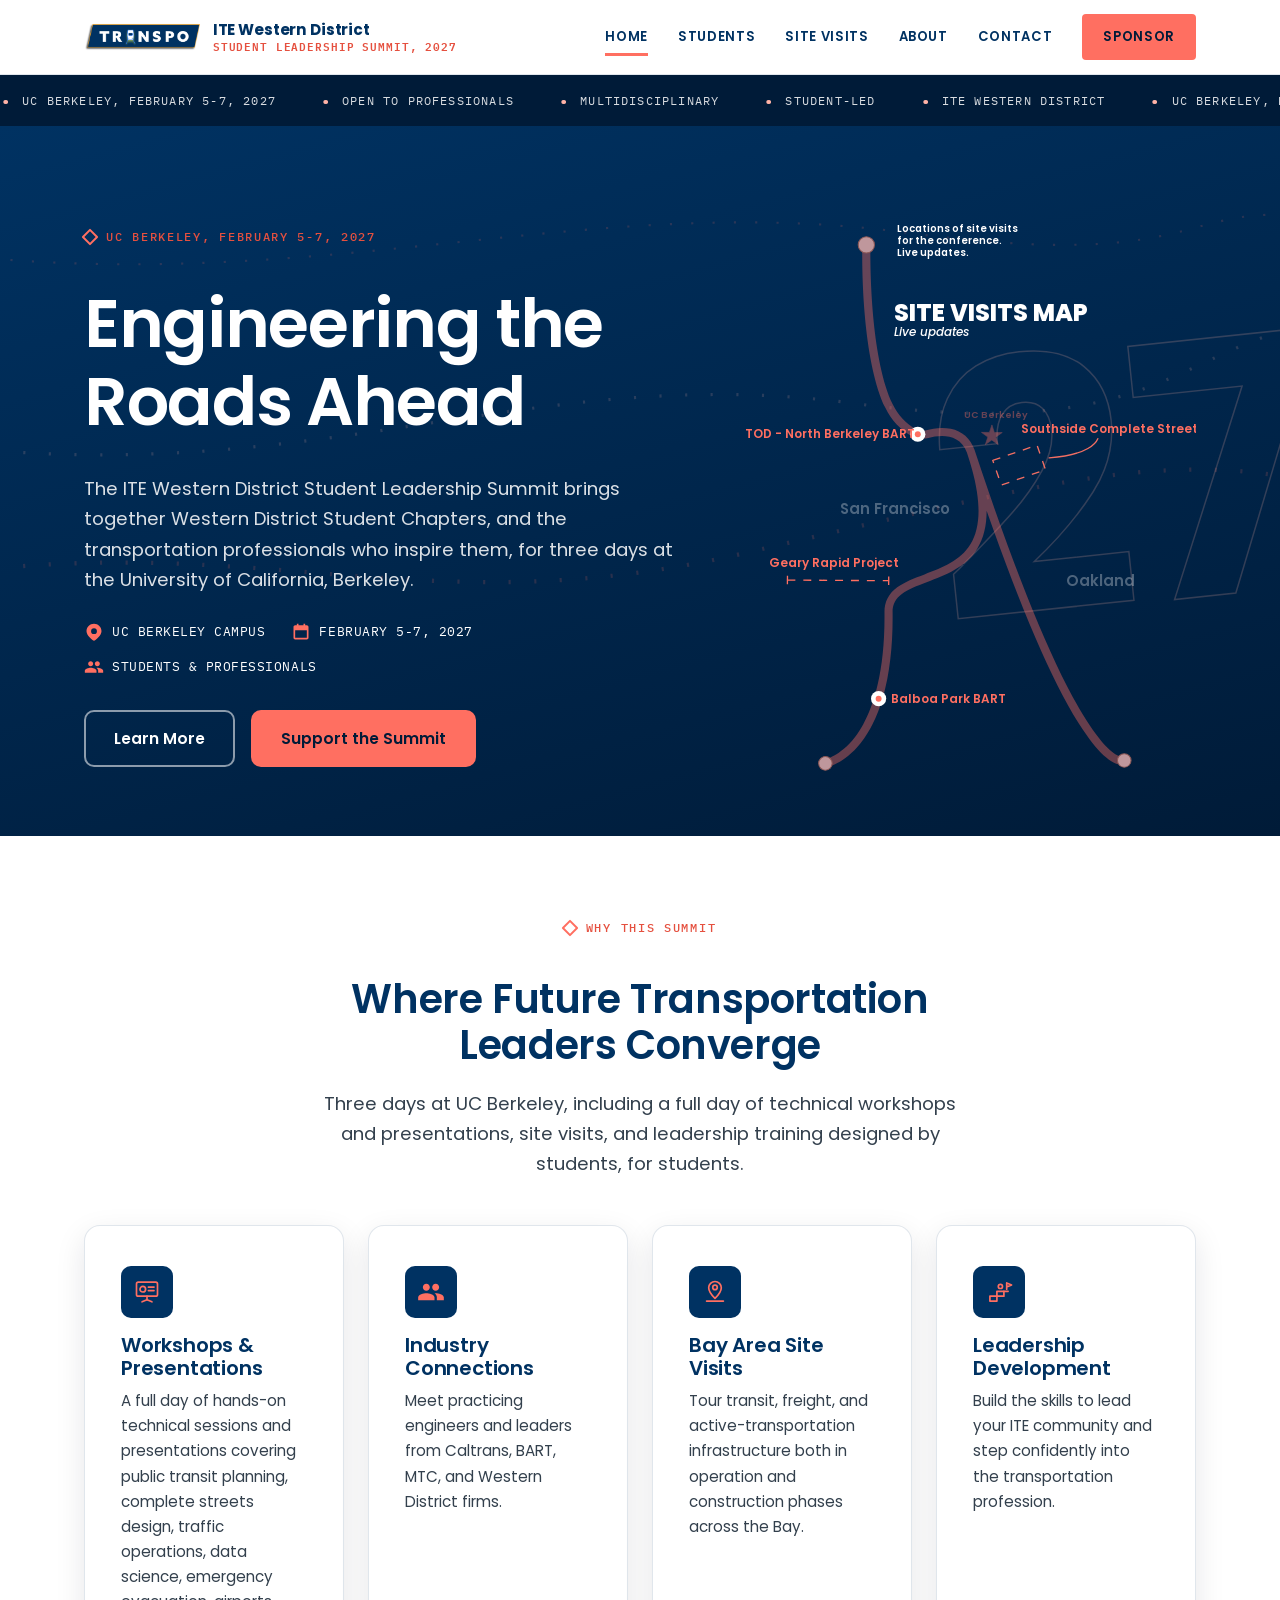
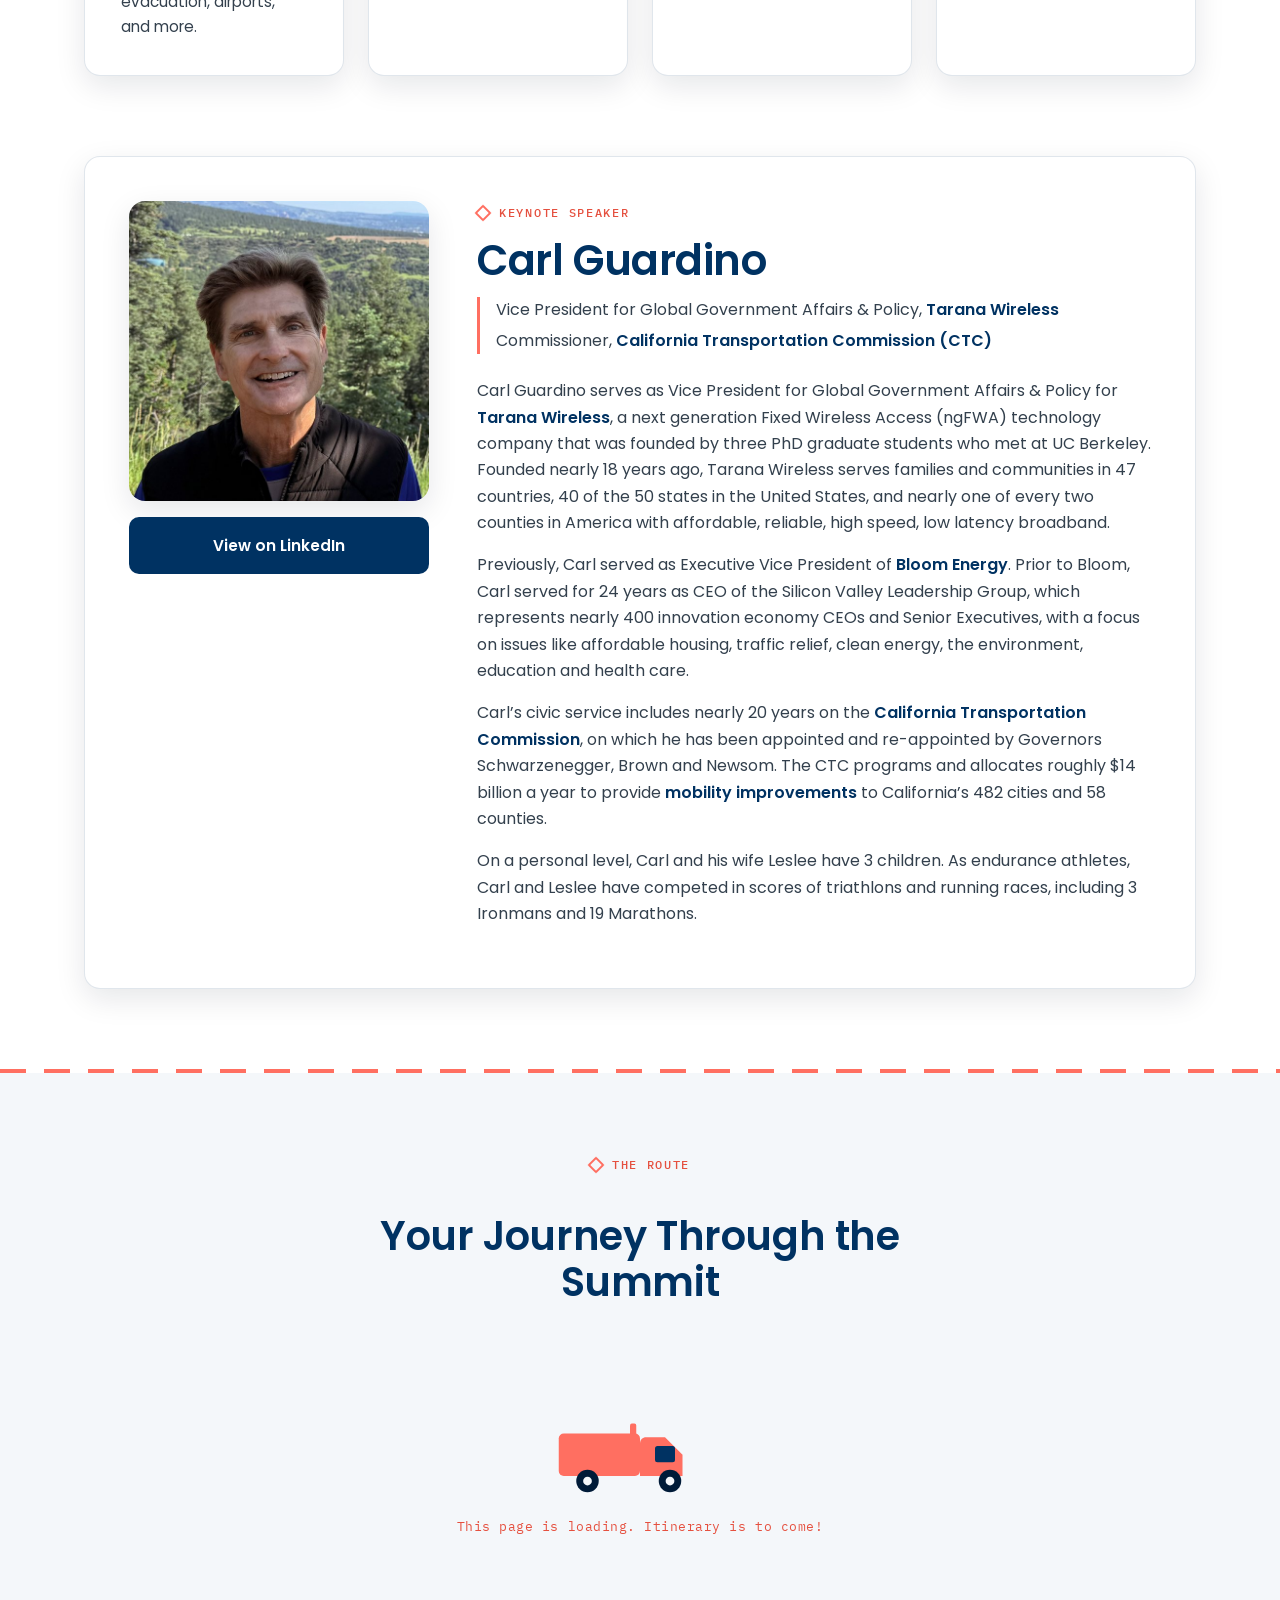
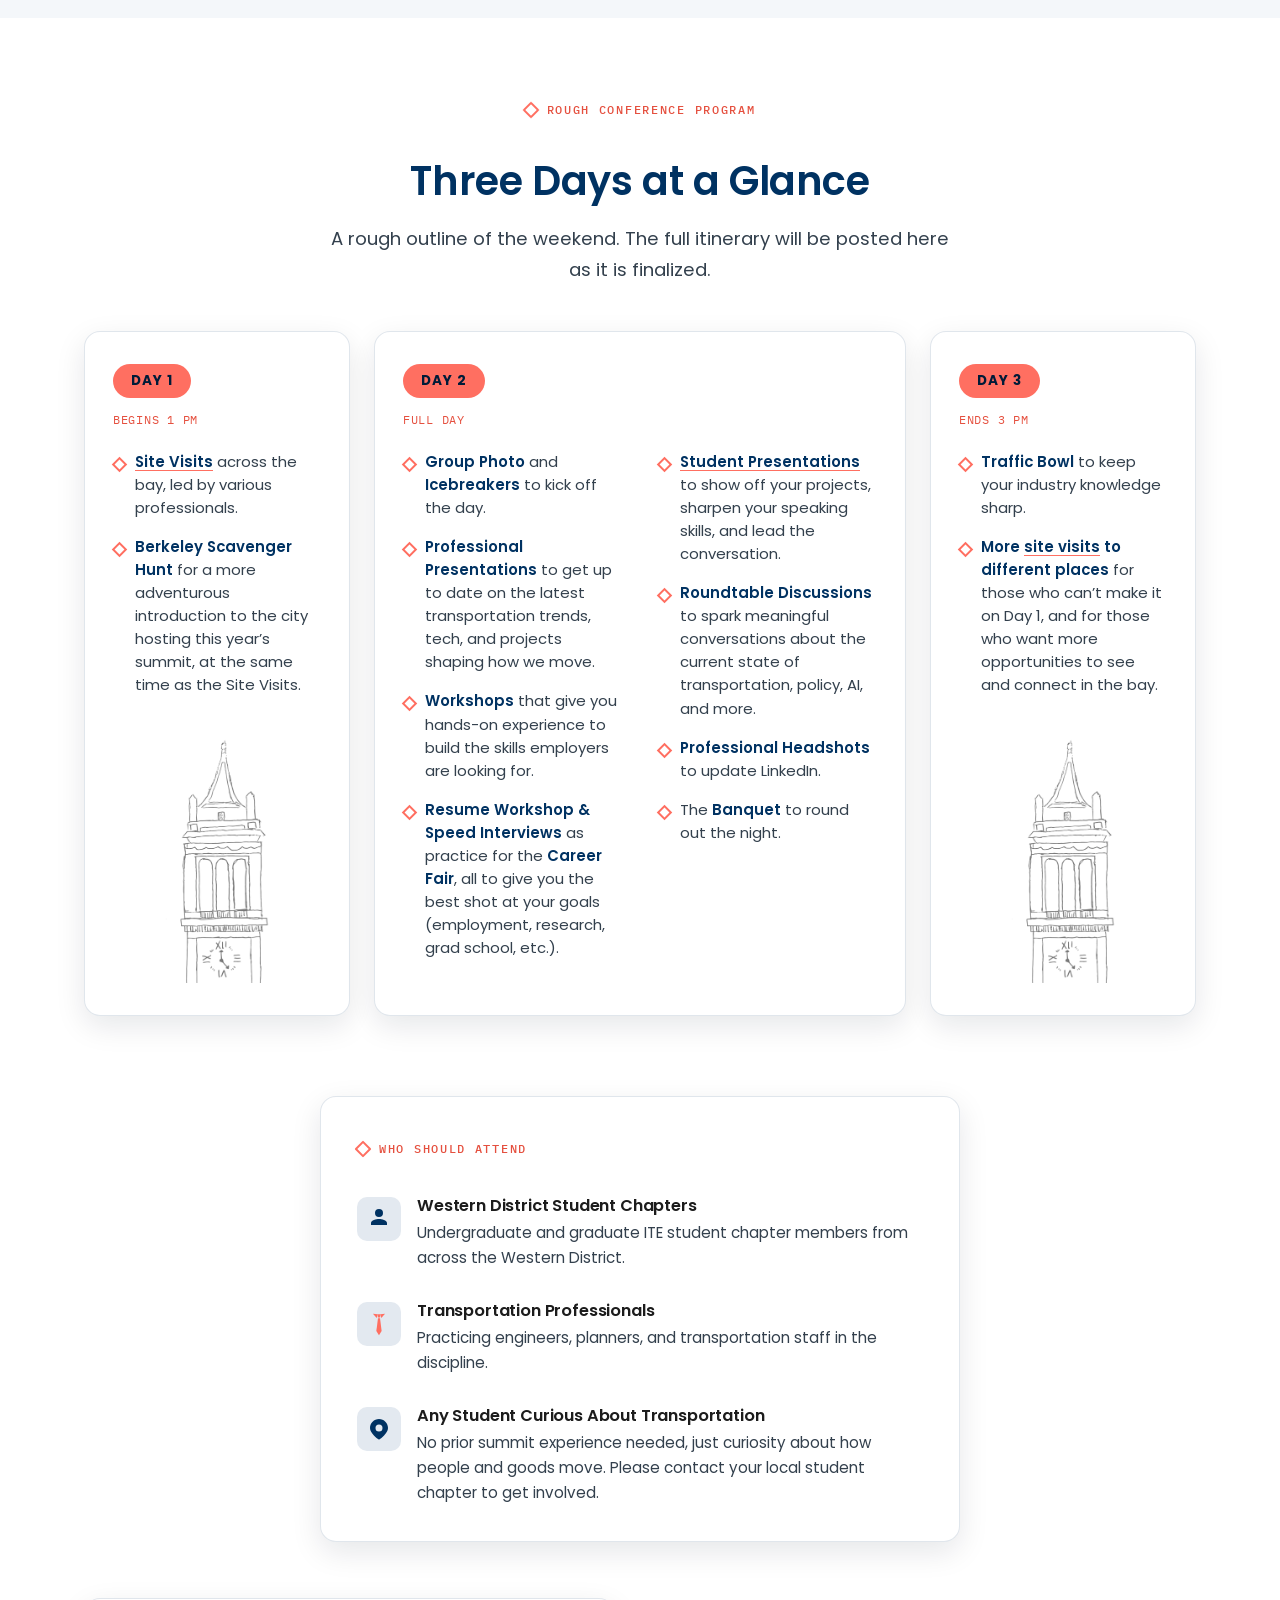
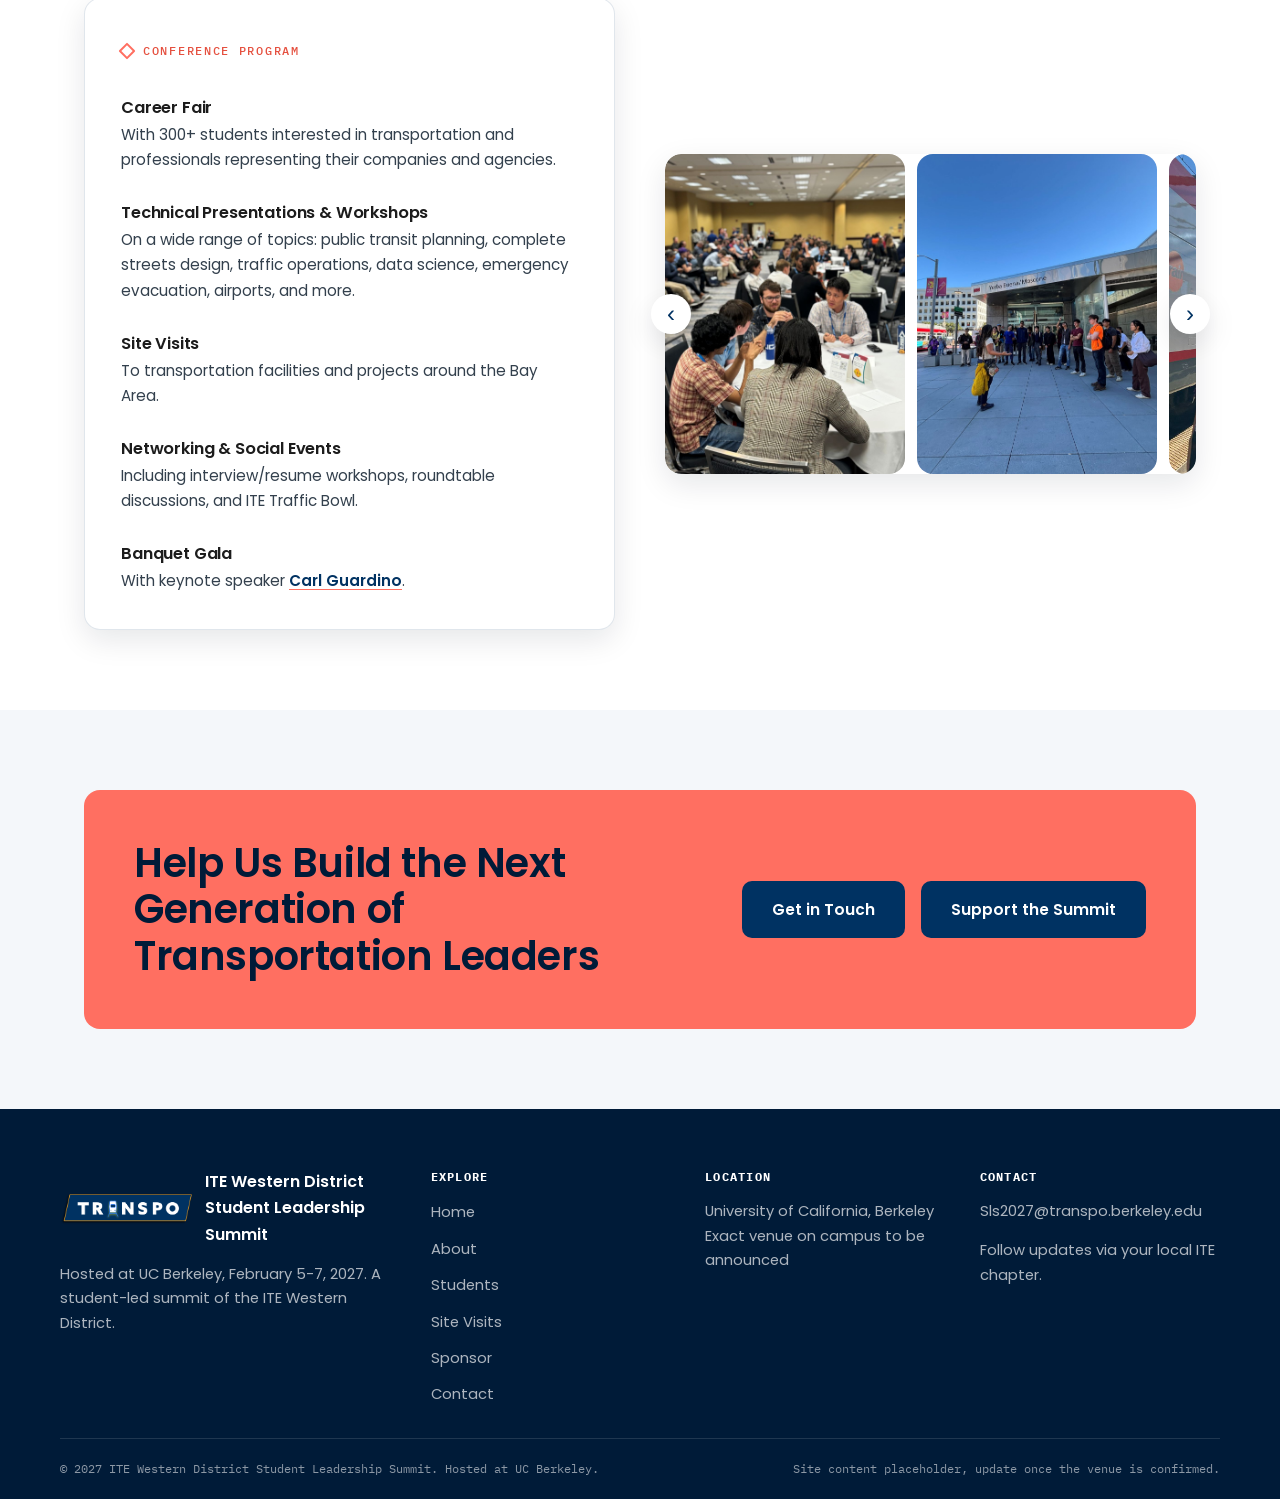
<file: index.html>
<!DOCTYPE html>
<html lang="en">
<head>
<meta charset="UTF-8">
<meta name="viewport" content="width=device-width, initial-scale=1.0">
<title>ITE Western District Student Leadership Summit 2027 | UC Berkeley</title>
<meta name="description" content="ITE Western District Student Leadership Summit, February 5-7, 2027, UC Berkeley. A gathering of student transportation leaders and professionals.">
<link rel="preconnect" href="https://fonts.googleapis.com">
<link href="https://fonts.googleapis.com/css2?family=Poppins:ital,wght@0,400;0,500;0,600;0,700;0,800;1,500&family=IBM+Plex+Mono:wght@500;600&display=swap" rel="stylesheet">
<link rel="stylesheet" href="assets/css/style.css?v=15">
</head>
<body>

<header class="site-header">
  <div class="nav-bar">
    <a class="brand" href="index.html">
      <img class="brand-mark" src="assets/img/transpo-logo.png" alt="Transpo">
      <span class="brand-text"><b>ITE Western District</b><span>Student Leadership Summit, 2027</span></span>
    </a>
    <button class="nav-toggle" aria-label="Toggle navigation"><span></span><span></span><span></span></button>
    <nav class="nav-links">
      <a href="index.html" class="active">Home</a>
      <a href="students.html">Students</a>
      <a href="site-visits.html">Site Visits</a>
      <a href="about.html">About</a>
      <a href="contact.html">Contact</a>
      <a href="sponsor.html" class="nav-cta">Sponsor</a>
    </nav>
  </div>
</header>

<div class="route-strip">
  <div class="track">
    <span>UC BERKELEY, FEBRUARY 5-7, 2027</span>
    <span>OPEN TO PROFESSIONALS</span>
    <span>MULTIDISCIPLINARY</span>
    <span>STUDENT-LED</span>
    <span>ITE WESTERN DISTRICT</span>
    <span>UC BERKELEY, FEBRUARY 5-7, 2027</span>
    <span>OPEN TO PROFESSIONALS</span>
    <span>MULTIDISCIPLINARY</span>
    <span>STUDENT-LED</span>
    <span>ITE WESTERN DISTRICT</span>
  </div>
</div>

<section class="hero blueprint">
  <svg class="hero-roads" viewBox="0 0 1200 500" preserveAspectRatio="none" xmlns="http://www.w3.org/2000/svg">
    <path d="M -50 420 C 250 380, 400 470, 700 400 S 1100 300, 1260 340" stroke="#FF6F61" stroke-width="4" fill="none" stroke-dasharray="2 22"/>
    <path d="M -50 300 C 300 340, 500 220, 800 260 S 1100 200, 1260 180" stroke="#FFB3A7" stroke-width="3" fill="none" stroke-dasharray="2 22"/>
    <path d="M -50 120 C 300 160, 550 60, 850 100 S 1100 60, 1260 90" stroke="#FF6F61" stroke-width="2" fill="none" stroke-dasharray="2 18"/>
  </svg>
  <div class="hero-watermark" aria-hidden="true">27</div>
  <div class="hero-inner">
    <div>
      <p class="eyebrow">UC Berkeley, February 5-7, 2027</p>
      <h1>Engineering the Roads Ahead</h1>
      <p class="lede">The ITE Western District Student Leadership Summit brings together Western District Student Chapters, and the transportation professionals who inspire them, for three days at the University of California, Berkeley.</p>
      <div class="hero-meta">
        <div><svg viewBox="0 0 24 24"><path d="M12 2C7 2 3 6 3 11c0 5.2 7.1 10.4 8.4 11.3.4.3.9.3 1.2 0C13.9 21.4 21 16.2 21 11c0-5-4-9-9-9zm0 12.5A3.5 3.5 0 1 1 12 7.5a3.5 3.5 0 0 1 0 7z"/></svg> UC Berkeley Campus</div>
        <div><svg viewBox="0 0 24 24"><path d="M7 2v2H5c-1.1 0-2 .9-2 2v13c0 1.1.9 2 2 2h14c1.1 0 2-.9 2-2V6c0-1.1-.9-2-2-2h-2V2h-2v2H9V2H7zm-2 8h14v9H5v-9z"/></svg> February 5-7, 2027</div>
        <div><svg viewBox="0 0 24 24"><path d="M16 11c1.66 0 3-1.34 3-3s-1.34-3-3-3-3 1.34-3 3 1.34 3 3 3zM8 11c1.66 0 3-1.34 3-3S9.66 5 8 5 5 6.34 5 8s1.34 3 3 3zm0 2c-2.33 0-7 1.17-7 3.5V19h14v-2.5c0-2.33-4.67-3.5-7-3.5zm8 0c-.29 0-.62.02-.97.05 1.16.84 1.97 1.97 1.97 3.45V19h6v-2.5c0-2.33-4.67-3.5-7-3.5z"/></svg> Students &amp; Professionals</div>
      </div>
      <div class="hero-actions">
        <a href="about.html" class="btn btn-outline">Learn More</a>
        <a href="sponsor.html" class="btn btn-coral">Support the Summit</a>
      </div>
    </div>
    <div class="hero-art">
      <svg viewBox="-38 6 688 845" xmlns="http://www.w3.org/2000/svg" font-family="Poppins, sans-serif">
        <path opacity="0.4" fill="#FF6F61" d="M542.49,822.07c-0.96-0.02-1.71,0.16-2.15,0.28c-1.67,0.44-17.31,2.83-51.01-48.26
          c-47.9-72.61-106.13-212.14-173.08-414.72c-0.01-0.03-0.02-0.07-0.03-0.1c-0.01-0.03-0.02-0.05-0.03-0.08
          c-0.01-0.02-0.01-0.05-0.02-0.07c-6.33-17.25-18.74-28.24-35.89-31.78c-13.69-2.83-27.63-0.44-36.91,2.07
          c-5.55,1.5-11.43,0.8-16.54-1.97c-14.22-7.69-26.69-21.17-34.24-36.97c-36.91-77.29-33.69-239.04-33.65-240.66
          c0.08-3.39-2.61-6.2-6-6.28c-3.36-0.07-6.2,2.61-6.28,6c-0.15,6.75-3.32,166.29,34.85,246.23c8.77,18.36,22.79,33.44,39.48,42.48
          c7.9,4.28,16.98,5.35,25.59,3.03c16.97-4.58,47.08-7.79,58.05,22.04c21.55,63.87,23.28,109.19,5.31,138.54
          c-15.42,25.18-42.85,35.44-69.37,45.36c-15.48,5.79-30.1,11.26-41.16,19.49c-13.11,9.75-19.4,22.2-19.23,38.07
          c1.12,106.52-23.71,161.26-44.73,188.42c-22.4,28.93-45.29,33.34-45.48,33.38c-3.34,0.56-5.6,3.73-5.04,7.07
          c0.5,3,3.1,5.12,6.05,5.12c0.34,0,0.68-0.03,1.02-0.09c1.09-0.18,27.02-4.86,52.31-36.88c14.5-18.37,25.93-42.11,33.97-70.57
          c9.93-35.16,14.7-77.75,14.18-126.58c-0.26-24.95,19.75-33.71,52.41-45.93c27.15-10.16,57.92-21.67,75.54-50.45
          c9.44-15.42,14.12-34.42,14.03-57.28c54.92,156.69,103.47,267.45,144.65,329.88c28.55,43.28,47.71,53.95,59.71,53.95
          c1.65,0,3.17-0.2,4.56-0.55c2.79-0.5,4.95-2.88,5.06-5.83C548.53,825.03,545.88,822.19,542.49,822.07z"/>
        <g>
          <circle fill="#BF979C" stroke="#8C5856" stroke-width="1.5353" stroke-miterlimit="4.0941" cx="152.79" cy="49.65" r="12.28"/>
          <circle fill="#BF979C" stroke="#8C5856" stroke-width="1.5353" stroke-miterlimit="4.0941" cx="90.96" cy="832.61" r="10.24"/>
          <circle fill="#BF979C" stroke="#8C5856" stroke-width="1.5353" stroke-miterlimit="4.0941" cx="542.27" cy="828.21" r="10.24"/>
        </g>
        <text transform="translate(113.2997 455.5248)" opacity="0.3" fill="#FFFFFF" font-weight="600" font-size="22.5176px">San Francisco</text>
        <text transform="translate(454.6586 565.0853)" opacity="0.3" fill="#FFFFFF" font-weight="600" font-size="22.5176px">Oakland</text>
        <text transform="translate(198.5931 30.1073)" fill="#FFFFFF" font-weight="600" font-size="15px">Locations of site visits </text>
        <text transform="translate(198.5931 48.1073)" fill="#FFFFFF" font-weight="600" font-size="15px">for the conference. </text>
        <text transform="translate(198.5931 66.1073)" fill="#FFFFFF" font-weight="600" font-size="15px">Live updates.</text>
        <a class="map-link" href="site-visits.html#north-berkeley-bart" aria-label="TOD - North Berkeley BART: read the site visit synopsis">
          <rect class="hit" fill="#000" fill-opacity="0" x="-34" y="318" width="284" height="36"/>
          <circle fill="#FFFFFF" cx="230.49" cy="335.56" r="11.46"/>
          <circle fill="#FF6F61" cx="230.49" cy="335.56" r="4.5"/>
          <text transform="translate(-30.4484 341.0208)" fill="#FF6F61" font-weight="600" font-size="18px">TOD - North Berkeley BART</text>
        </a>
        <a class="map-link" href="site-visits.html#balboa-park-bart" aria-label="Balboa Park BART: read the site visit synopsis">
          <rect class="hit" fill="#000" fill-opacity="0" x="154" y="716" width="196" height="38"/>
          <circle fill="#FFFFFF" cx="171.32" cy="734.87" r="11.46"/>
          <circle fill="#FF6F61" cx="171.32" cy="734.87" r="4.5"/>
          <text transform="translate(190.5203 740.9747)" fill="#FF6F61" font-weight="600" font-size="18px">Balboa Park BART</text>
        </a>
        <polygon opacity="0.4" fill="#FF6F61" stroke="#F26F63" stroke-miterlimit="10" points="351.9,351.37 342.25,344.26 332.51,351.23 336.29,339.86 326.65,332.75 338.63,332.84 342.41,321.47 346.03,332.89 358.01,332.97 348.27,339.95"/>
        <text transform="translate(300.258 311.4573)" opacity="0.4" fill="#FF6F61" font-weight="600" font-size="14px">UC Berkeley</text>
        <a class="map-link" href="site-visits.html#southside-complete-streets" aria-label="Southside Complete Streets: read the site visit synopsis">
          <rect class="hit" fill="#000" fill-opacity="0" x="382" y="313" width="264" height="34"/>
          <rect class="hit" fill="#000" fill-opacity="0" x="426" y="338" width="80" height="38"/>
          <rect class="hit" fill="#000" fill-opacity="0" x="338" y="354" width="92" height="62"/>
          <rect x="348.17" y="362.5" transform="matrix(0.9455 -0.3256 0.3256 0.9455 -103.5267 145.6935)" fill="none" stroke="#F26F63" stroke-width="2" stroke-miterlimit="10" stroke-dasharray="12" width="70.76" height="39.35"/>
          <path fill="none" stroke="#F26F63" stroke-width="2" stroke-linecap="round" stroke-miterlimit="10" d="M502.35,342.26c-2.15,5.21-13.41,24.58-73.49,29.05"/>
          <text transform="translate(386.4925 334.1332)" fill="#FF6F61" font-weight="600" font-size="18px">Southside Complete Streets</text>
        </a>
        <a class="map-link" href="site-visits.html" aria-label="Site visits map: see all site visits">
          <rect class="hit" fill="#000" fill-opacity="0" x="190" y="134" width="292" height="58"/>
          <text transform="translate(194.4895 164.9932)">
            <tspan x="0" y="0" fill="#FFFFFF" font-weight="800" font-size="36px">SITE VISITS MAP</tspan>
            <tspan x="0" y="21.6" fill="#FFFFFF" font-weight="500" font-style="italic" font-size="18px">Live updates</tspan>
          </text>
        </a>
        <a class="map-link" href="site-visits.html#geary-rapid-improvements" aria-label="Geary Rapid Project: read the site visit synopsis">
          <rect class="hit" fill="#000" fill-opacity="0" x="0" y="516" width="270" height="52"/>
          <text transform="translate(6.4771 536.2488)" fill="#FF6F61" font-weight="600" font-size="18px">Geary Rapid Project</text>
          <line fill="none" stroke="#FF6F61" stroke-width="2" stroke-miterlimit="4.0941" stroke-dasharray="12,12" x1="33.61" y1="555.79" x2="186.54" y2="556.77"/>
          <rect x="27.11" y="554.79" transform="matrix(6.408694e-03 -1 1 6.408694e-03 -522.376 585.8369)" fill="#FF6F61" width="13" height="2"/>
          <rect x="180.04" y="555.77" transform="matrix(6.408706e-03 -1 1 6.408706e-03 -371.4121 739.732)" fill="#FF6F61" width="13" height="2"/>
        </a>
      </svg>
    </div>
  </div>
</section>

<section class="section">
  <div class="wrap">
    <div class="section-head center">
      <p class="eyebrow center" style="justify-content:center">Why This Summit</p>
      <h2>Where Future Transportation Leaders Converge</h2>
      <p class="lede" style="margin:0 auto">Three days at UC Berkeley, including a full day of technical workshops and presentations, site visits, and leadership training designed by students, for students.</p>
    </div>
    <div class="grid-4">
      <div class="card">
        <div class="icon"><svg viewBox="0 0 40 40" style="fill:none;stroke:var(--coral);stroke-width:2.4;stroke-linecap:round;stroke-linejoin:round">
          <rect x="5" y="6" width="30" height="20" rx="2.5"></rect>
          <path d="M20 26v5"></path>
          <path d="M13 34l7-3 7 3"></path>
          <circle cx="14" cy="16" r="4"></circle>
          <path d="M22 13h8"></path>
          <path d="M22 18h8"></path>
        </svg></div>
        <h3>Workshops &amp; Presentations</h3>
        <p>A full day of hands-on technical sessions and presentations covering public transit planning, complete streets design, traffic operations, data science, emergency evacuation, airports, and more.</p>
      </div>
      <div class="card">
        <div class="icon"><svg viewBox="0 0 24 24"><path d="M16 11c1.66 0 3-1.34 3-3s-1.34-3-3-3-3 1.34-3 3 1.34 3 3 3zM8 11c1.66 0 3-1.34 3-3S9.66 5 8 5 5 6.34 5 8s1.34 3 3 3zm0 2c-2.33 0-7 1.17-7 3.5V19h14v-2.5c0-2.33-4.67-3.5-7-3.5zm8 0c-.29 0-.62.02-.97.05 1.16.84 1.97 1.97 1.97 3.45V19h6v-2.5c0-2.33-4.67-3.5-7-3.5z"/></svg></div>
        <h3>Industry Connections</h3>
        <p>Meet practicing engineers and leaders from Caltrans, BART, MTC, and Western District firms.</p>
      </div>
      <div class="card">
        <div class="icon"><svg viewBox="0 0 40 40" style="fill:none;stroke:var(--coral);stroke-width:2.4;stroke-linecap:round;stroke-linejoin:round">
          <path d="M20 5c-5 0-9 3.9-9 8.8 0 6.4 9 15.2 9 15.2s9-8.8 9-15.2C29 8.9 25 5 20 5z"></path>
          <circle cx="20" cy="13.5" r="3.2"></circle>
          <path d="M8 33h24"></path>
        </svg></div>
        <h3>Bay Area Site Visits</h3>
        <p>Tour transit, freight, and active-transportation infrastructure both in operation and construction phases across the Bay.</p>
      </div>
      <div class="card">
        <div class="icon"><svg viewBox="0 0 40 40" style="fill:none;stroke:var(--coral);stroke-width:2.4;stroke-linecap:round;stroke-linejoin:round">
          <path d="M7 33h10v-7H7z"></path>
          <path d="M17 26h10v-7H17z"></path>
          <path d="M27 19h6"></path>
          <path d="M31 16v-9l7 3-7 3"></path>
          <circle cx="22" cy="12" r="3"></circle>
        </svg></div>
        <h3>Leadership Development</h3>
        <p>Build the skills to lead your ITE community and step confidently into the transportation profession.</p>
      </div>
    </div>
  </div>
</section>

<section class="section" id="keynote" style="padding-top:0">
  <div class="wrap">
    <article class="card keynote-card">
      <div class="keynote-side">
        <img class="keynote-photo" src="assets/img/keynote/carl-guardino.jpg" alt="Carl Guardino" loading="lazy">
        <a href="https://www.linkedin.com/in/carlguardino" class="btn btn-blue btn-block" target="_blank" rel="noopener">View on LinkedIn</a>
      </div>
      <div class="keynote-body">
        <p class="eyebrow">Keynote Speaker</p>
        <h2 class="keynote-name">Carl Guardino</h2>
        <p class="keynote-role">
          <span>Vice President for Global Government Affairs &amp; Policy, <b>Tarana Wireless</b></span>
          <span>Commissioner, <b>California Transportation Commission (CTC)</b></span>
        </p>
        <p>Carl Guardino serves as Vice President for Global Government Affairs &amp; Policy for <b>Tarana Wireless</b>, a next generation Fixed Wireless Access (ngFWA) technology company that was founded by three PhD graduate students who met at UC Berkeley. Founded nearly 18 years ago, Tarana Wireless serves families and communities in 47 countries, 40 of the 50 states in the United States, and nearly one of every two counties in America with affordable, reliable, high speed, low latency broadband.</p>
        <p>Previously, Carl served as Executive Vice President of <b>Bloom Energy</b>. Prior to Bloom, Carl served for 24 years as CEO of the Silicon Valley Leadership Group, which represents nearly 400 innovation economy CEOs and Senior Executives, with a focus on issues like affordable housing, traffic relief, clean energy, the environment, education and health care.</p>
        <p>Carl&rsquo;s civic service includes nearly 20 years on the <b>California Transportation Commission</b>, on which he has been appointed and re-appointed by Governors Schwarzenegger, Brown and Newsom. The CTC programs and allocates roughly $14 billion a year to provide <b>mobility improvements</b> to California&rsquo;s 482 cities and 58 counties.</p>
        <p>On a personal level, Carl and his wife Leslee have 3 children. As endurance athletes, Carl and Leslee have competed in scores of triathlons and running races, including 3 Ironmans and 19 Marathons.</p>
      </div>
    </article>
  </div>
</section>

<div class="dash-divider"></div>

<section class="section section-alt blueprint-light">
  <div class="wrap">
    <div class="section-head center">
      <p class="eyebrow center" style="justify-content:center">The Route</p>
      <h2>Your Journey Through the Summit</h2>
    </div>
    <div class="route-loading" aria-hidden="true">
      <svg viewBox="0 0 160 100">
        <g class="smoke">
          <rect class="puff puff-1" x="69" y="20" width="10" height="14" rx="5"/>
          <rect class="puff puff-2" x="69" y="20" width="10" height="14" rx="5"/>
          <rect class="puff puff-3" x="69" y="20" width="10" height="14" rx="5"/>
        </g>
        <rect x="72" y="34" width="5" height="10" rx="1.5" style="fill:var(--coral)"/>
        <g style="fill:var(--coral)">
          <rect x="15" y="42" width="65" height="34" rx="4"/>
          <path d="M80 76V50c0-3 2-5 5-5h15l14 14v17H80z"/>
          <circle cx="38" cy="80" r="9" style="fill:var(--blue-dark)"/>
          <circle cx="104" cy="80" r="9" style="fill:var(--blue-dark)"/>
        </g>
        <rect x="92" y="52" width="16" height="13" rx="2" style="fill:var(--blue)"/>
        <circle cx="38" cy="80" r="3.5" style="fill:var(--fog)"/>
        <circle cx="104" cy="80" r="3.5" style="fill:var(--fog)"/>
      </svg>
    </div>
    <p class="loading-note">This page is loading. Itinerary is to come!</p>
  </div>
</section>

<section class="section" id="program" style="padding-bottom:0">
  <div class="wrap">
    <div class="section-head center">
      <p class="eyebrow center" style="justify-content:center">Rough Conference Program</p>
      <h2>Three Days at a Glance</h2>
      <p class="lede" style="margin:0 auto">A rough outline of the weekend. The full itinerary will be posted here as it is finalized.</p>
    </div>
    <div class="day-grid">
      <article class="card day-card">
        <span class="day-pill">Day 1</span>
        <p class="day-time">Begins 1 PM</p>
        <ul class="day-list">
          <li><b><a href="site-visits.html">Site Visits</a></b> across the bay, led by various professionals.</li>
          <li><b>Berkeley Scavenger Hunt</b> for a more adventurous introduction to the city hosting this year&rsquo;s summit, at the same time as the Site Visits.</li>
        </ul>
        <div class="day-campanile" aria-hidden="true"></div>
      </article>
      <article class="card day-card day-card-wide">
        <span class="day-pill">Day 2</span>
        <p class="day-time">Full day</p>
        <ul class="day-list">
          <li><b>Group Photo</b> and <b>Icebreakers</b> to kick off the day.</li>
          <li><b>Professional Presentations</b> to get up to date on the latest transportation trends, tech, and projects shaping how we move.</li>
          <li><b>Workshops</b> that give you hands-on experience to build the skills employers are looking for.</li>
          <li><b>Resume Workshop &amp; Speed Interviews</b> as practice for the <b>Career Fair</b>, all to give you the best shot at your goals (employment, research, grad school, etc.).</li>
          <li><b><a href="students.html#student-presentations">Student Presentations</a></b> to show off your projects, sharpen your speaking skills, and lead the conversation.</li>
          <li><b>Roundtable Discussions</b> to spark meaningful conversations about the current state of transportation, policy, AI, and more.</li>
          <li><b>Professional Headshots</b> to update LinkedIn.</li>
          <li>The <b>Banquet</b> to round out the night.</li>
        </ul>
      </article>
      <article class="card day-card">
        <span class="day-pill">Day 3</span>
        <p class="day-time">Ends 3 PM</p>
        <ul class="day-list">
          <li><b>Traffic Bowl</b> to keep your industry knowledge sharp.</li>
          <li><b>More <a href="site-visits.html">site visits</a> to different places</b> for those who can&rsquo;t make it on Day 1, and for those who want more opportunities to see and connect in the bay.</li>
        </ul>
        <div class="day-campanile" aria-hidden="true"></div>
      </article>
    </div>
  </div>
</section>

<section class="section">
  <div class="wrap">
    <div class="card" style="max-width:640px;margin:0 auto">
      <p class="eyebrow">Who Should Attend</p>
      <ul class="value-list">
        <li><div class="icon"><svg viewBox="0 0 24 24"><path d="M12 12c2.7 0 8 1.3 8 4v2H4v-2c0-2.7 5.3-4 8-4zm0-2a4 4 0 1 1 0-8 4 4 0 0 1 0 8z"/></svg></div><div><h4>Western District Student Chapters</h4><p>Undergraduate and graduate ITE student chapter members from across the Western District.</p></div></li>
        <li><div class="icon"><svg viewBox="0 0 220 380" style="fill:var(--coral)">
          <polygon points="14,28 90,34 74,94"/>
          <polygon points="206,28 130,34 146,94"/>
          <polygon points="86,34 134,34 127,88 93,88"/>
          <polygon points="94,98 126,98 152,300 110,370 68,300"/>
        </svg></div><div><h4>Transportation Professionals</h4><p>Practicing engineers, planners, and transportation staff in the discipline.</p></div></li>
        <li><div class="icon"><svg viewBox="0 0 24 24"><path d="M12 2C7 2 3 6 3 11c0 5.2 7.1 10.4 8.4 11.3.4.3.9.3 1.2 0C13.9 21.4 21 16.2 21 11c0-5-4-9-9-9zm0 12.5A3.5 3.5 0 1 1 12 7.5a3.5 3.5 0 0 1 0 7z"/></svg></div><div><h4>Any Student Curious About Transportation</h4><p>No prior summit experience needed, just curiosity about how people and goods move. Please contact your local student chapter to get involved.</p></div></li>
      </ul>
    </div>

    <div class="about-block" style="margin-top:56px">
      <div class="card">
        <p class="eyebrow">Conference Program</p>
        <ul class="value-list">
          <li><div><h4>Career Fair</h4><p>With 300+ students interested in transportation and professionals representing their companies and agencies.</p></div></li>
          <li><div><h4>Technical Presentations &amp; Workshops</h4><p>On a wide range of topics: public transit planning, complete streets design, traffic operations, data science, emergency evacuation, airports, and more.</p></div></li>
          <li><div><h4>Site Visits</h4><p>To transportation facilities and projects around the Bay Area.</p></div></li>
          <li><div><h4>Networking &amp; Social Events</h4><p>Including interview/resume workshops, roundtable discussions, and ITE Traffic Bowl.</p></div></li>
          <li><div><h4>Banquet Gala</h4><p>With keynote speaker <a href="#keynote" class="text-link">Carl Guardino</a>.</p></div></li>
        </ul>
      </div>
      <div class="pic-gallery">
        <button type="button" class="pic-arrow pic-arrow-left" aria-label="Previous photo">&#8249;</button>
        <div class="pic-scroller">
          <div class="pic-track">
            <img src="assets/img/pics_09.07.2026/web/IMG_1409.jpg" alt="Summit attendees at a past conference session">
            <img src="assets/img/pics_09.07.2026/web/IMG_2115.jpg" alt="Students on a Bay Area site visit tour">
            <img src="assets/img/pics_09.07.2026/web/IMG_5403.jpg" alt="Students at a past Summit">
            <img src="assets/img/pics_09.07.2026/web/IMG_8955.jpg" alt="Students at a past Summit">
            <img src="assets/img/pics_09.07.2026/web/PXL_20250915_185519602.jpg" alt="Students at a past Summit event">
            <img src="assets/img/pics_09.07.2026/web/PXL_20260410_213614596.jpg" alt="Students at a past Summit event">
          </div>
        </div>
        <button type="button" class="pic-arrow pic-arrow-right" aria-label="Next photo">&#8250;</button>
      </div>
    </div>
  </div>
</section>

<section class="section section-alt">
  <div class="wrap">
    <div class="cta-banner">
      <h2>Help Us Build the Next Generation of Transportation Leaders</h2>
      <div class="hero-actions">
        <a href="contact.html" class="btn btn-blue">Get in Touch</a>
        <a href="sponsor.html" class="btn btn-blue">Support the Summit</a>
      </div>
    </div>
  </div>
</section>

<footer class="site-footer">
  <div class="footer-top wrap">
    <div class="footer-grid">
      <div>
        <div class="footer-brand">
          <img src="assets/img/transpo-logo.png" alt="Transpo">
          <b>ITE Western District<br>Student Leadership Summit</b>
        </div>
        <p>Hosted at UC Berkeley, February 5-7, 2027. A student-led summit of the ITE Western District.</p>
      </div>
      <div>
        <h4>Explore</h4>
        <ul class="footer-links">
          <li><a href="index.html">Home</a></li>
          <li><a href="about.html">About</a></li>
          <li><a href="students.html">Students</a></li>
          <li><a href="site-visits.html">Site Visits</a></li>
          <li><a href="sponsor.html">Sponsor</a></li>
          <li><a href="contact.html">Contact</a></li>
        </ul>
      </div>
      <div>
        <h4>Location</h4>
        <p>University of California, Berkeley<br>Exact venue on campus to be announced</p>
      </div>
      <div>
        <h4>Contact</h4>
        <p><a href="mailto:Sls2027@transpo.berkeley.edu">Sls2027@transpo.berkeley.edu</a></p>
        <p>Follow updates via your local ITE chapter.</p>
      </div>
    </div>
  </div>
  <div class="footer-bottom wrap">
    <span>&copy; 2027 ITE Western District Student Leadership Summit. Hosted at UC Berkeley.</span>
    <span>Site content placeholder, update once the venue is confirmed.</span>
  </div>
</footer>

<script src="assets/js/main.js?v=15"></script>
</body>
</html>
</file>
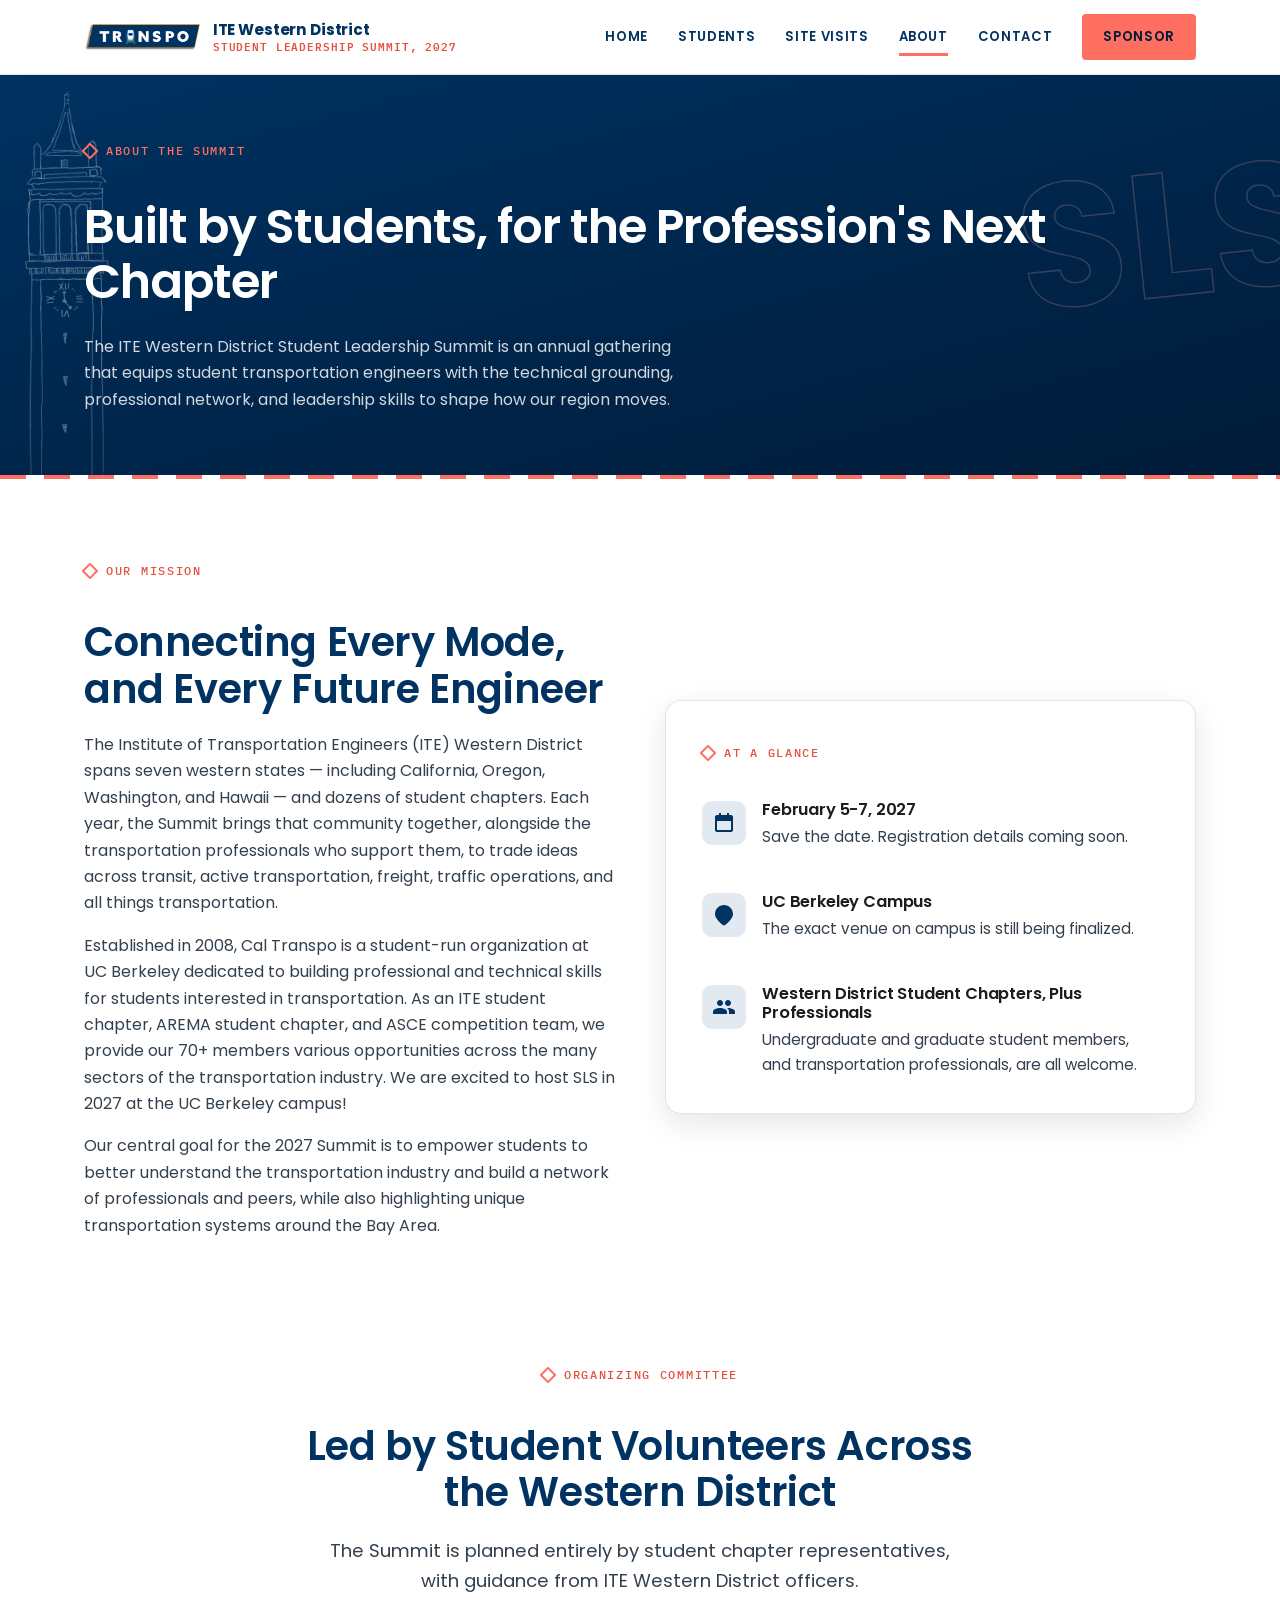
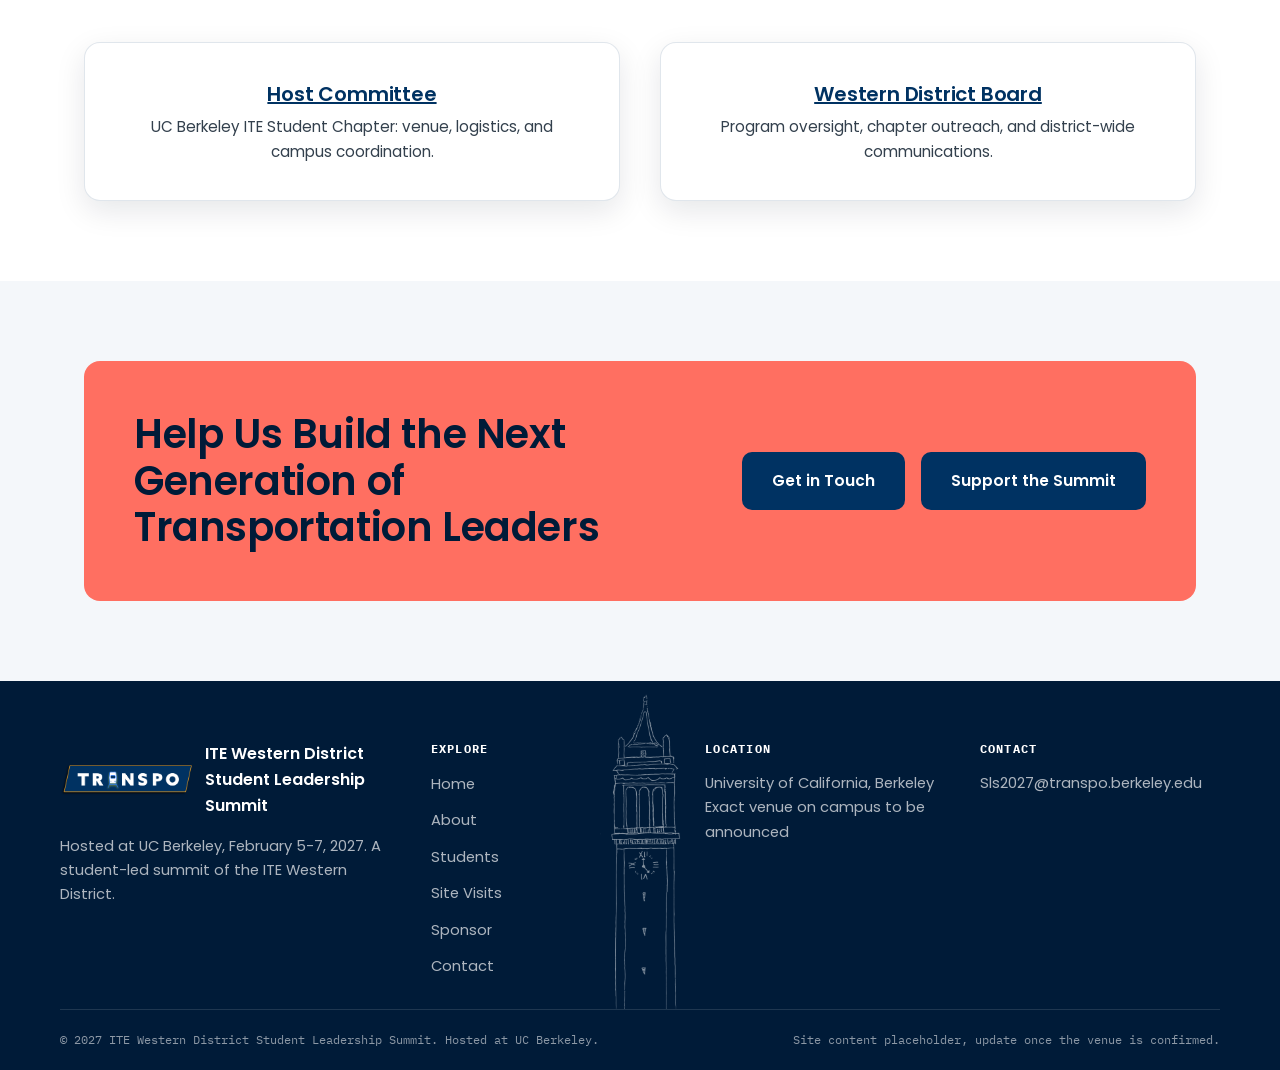
<file: about.html>
<!DOCTYPE html>
<html lang="en">
<head>
<meta charset="UTF-8">
<meta name="viewport" content="width=device-width, initial-scale=1.0">
<title>About | ITE Western District Student Leadership Summit 2027</title>
<meta name="description" content="Learn about the ITE Western District Student Leadership Summit at UC Berkeley: mission, schedule, and organizing committee.">
<link rel="preconnect" href="https://fonts.googleapis.com">
<link href="https://fonts.googleapis.com/css2?family=Poppins:wght@400;500;600;700&family=IBM+Plex+Mono:wght@500;600&display=swap" rel="stylesheet">
<link rel="stylesheet" href="assets/css/style.css?v=15">
</head>
<body>

<header class="site-header">
  <div class="nav-bar">
    <a class="brand" href="index.html">
      <img class="brand-mark" src="assets/img/transpo-logo.png" alt="Transpo">
      <span class="brand-text"><b>ITE Western District</b><span>Student Leadership Summit, 2027</span></span>
    </a>
    <button class="nav-toggle" aria-label="Toggle navigation"><span></span><span></span><span></span></button>
    <nav class="nav-links">
      <a href="index.html">Home</a>
      <a href="students.html">Students</a>
      <a href="site-visits.html">Site Visits</a>
      <a href="about.html" class="active">About</a>
      <a href="contact.html">Contact</a>
      <a href="sponsor.html" class="nav-cta">Sponsor</a>
    </nav>
  </div>
</header>

<section class="page-hero blueprint">
  <img class="hero-campanile" src="assets/img/campanile.webp" alt="" aria-hidden="true">
  <div class="hero-watermark" aria-hidden="true" style="font-size:11rem;top:40%">SLS</div>
  <div class="wrap">
    <p class="eyebrow">About the Summit</p>
    <h1>Built by Students, for the Profession's Next Chapter</h1>
    <p>The ITE Western District Student Leadership Summit is an annual gathering that equips student transportation engineers with the technical grounding, professional network, and leadership skills to shape how our region moves.</p>
  </div>
</section>
<div class="dash-divider"></div>

<section class="section">
  <div class="wrap">
    <div class="about-block">
      <div>
        <p class="eyebrow">Our Mission</p>
        <h2>Connecting Every Mode, and Every Future Engineer</h2>
        <p>The Institute of Transportation Engineers (ITE) Western District spans seven western states — including California, Oregon, Washington, and Hawaii — and dozens of student chapters. Each year, the Summit brings that community together, alongside the transportation professionals who support them, to trade ideas across transit, active transportation, freight, traffic operations, and all things transportation.</p>
        <p>Established in 2008, Cal Transpo is a student-run organization at UC Berkeley dedicated to building professional and technical skills for students interested in transportation. As an ITE student chapter, AREMA student chapter, and ASCE competition team, we provide our 70+ members various opportunities across the many sectors of the transportation industry. We are excited to host SLS in 2027 at the UC Berkeley campus!</p>
        <p>Our central goal for the 2027 Summit is to empower students to better understand the transportation industry and build a network of professionals and peers, while also highlighting unique transportation systems around the Bay Area.</p>
      </div>
      <div class="card">
        <p class="eyebrow">At a Glance</p>
        <ul class="value-list">
          <li><div class="icon"><svg viewBox="0 0 24 24"><path d="M7 2v2H5c-1.1 0-2 .9-2 2v13c0 1.1.9 2 2 2h14c1.1 0 2-.9 2-2V6c0-1.1-.9-2-2-2h-2V2h-2v2H9V2H7zm-2 8h14v9H5v-9z"/></svg></div><div><h4>February 5-7, 2027</h4><p>Save the date. Registration details coming soon.</p></div></li>
          <li><div class="icon"><svg viewBox="0 0 24 24"><path d="M12 2C7 2 3 6 3 11c0 5.2 7.1 10.4 8.4 11.3.4.3.9.3 1.2 0C13.9 21.4 21 16.2 21 11c0-5-4-9-9-9z"/></svg></div><div><h4>UC Berkeley Campus</h4><p>The exact venue on campus is still being finalized.</p></div></li>
          <li><div class="icon"><svg viewBox="0 0 24 24"><path d="M16 11c1.66 0 3-1.34 3-3s-1.34-3-3-3-3 1.34-3 3 1.34 3 3 3zM8 11c1.66 0 3-1.34 3-3S9.66 5 8 5 5 6.34 5 8s1.34 3 3 3zm0 2c-2.33 0-7 1.17-7 3.5V19h14v-2.5c0-2.33-4.67-3.5-7-3.5zm8 0c-.29 0-.62.02-.97.05 1.16.84 1.97 1.97 1.97 3.45V19h6v-2.5c0-2.33-4.67-3.5-7-3.5z"/></svg></div><div><h4>Western District Student Chapters, Plus Professionals</h4><p>Undergraduate and graduate student members, and transportation professionals, are all welcome.</p></div></li>
        </ul>
      </div>
    </div>
  </div>
</section>

<section class="section" style="padding-top:28px">
  <div class="wrap">
    <div class="section-head center">
      <p class="eyebrow center" style="justify-content:center">Organizing Committee</p>
      <h2>Led by Student Volunteers Across the Western District</h2>
      <p class="lede" style="margin:0 auto">The Summit is planned entirely by student chapter representatives, with guidance from ITE Western District officers.</p>
    </div>
    <div class="grid-2">
      <div class="card center">
        <h3><a href="https://transpo.berkeley.edu" target="_blank" rel="noopener" style="text-decoration:underline">Host Committee</a></h3>
        <p>UC Berkeley ITE Student Chapter: venue, logistics, and campus coordination.</p>
      </div>
      <div class="card center">
        <h3><a href="https://westernite.org/" target="_blank" rel="noopener" style="text-decoration:underline">Western District Board</a></h3>
        <p>Program oversight, chapter outreach, and district-wide communications.</p>
      </div>
    </div>
  </div>
</section>

<section class="section section-alt">
  <div class="wrap">
    <div class="cta-banner">
      <h2>Help Us Build the Next Generation of Transportation Leaders</h2>
      <div class="hero-actions">
        <a href="contact.html" class="btn btn-blue">Get in Touch</a>
        <a href="sponsor.html" class="btn btn-blue">Support the Summit</a>
      </div>
    </div>
  </div>
</section>

<footer class="site-footer">
  <div class="footer-top wrap">
    <img class="footer-campanile" src="assets/img/campanile.webp" alt="" aria-hidden="true">
    <div class="footer-grid">
      <div>
        <div class="footer-brand">
          <img src="assets/img/transpo-logo.png" alt="Transpo">
          <b>ITE Western District<br>Student Leadership Summit</b>
        </div>
        <p>Hosted at UC Berkeley, February 5-7, 2027. A student-led summit of the ITE Western District.</p>
      </div>
      <div>
        <h4>Explore</h4>
        <ul class="footer-links">
          <li><a href="index.html">Home</a></li>
          <li><a href="about.html">About</a></li>
          <li><a href="students.html">Students</a></li>
          <li><a href="site-visits.html">Site Visits</a></li>
          <li><a href="sponsor.html">Sponsor</a></li>
          <li><a href="contact.html">Contact</a></li>
        </ul>
      </div>
      <div>
        <h4>Location</h4>
        <p>University of California, Berkeley<br>Exact venue on campus to be announced</p>
      </div>
      <div>
        <h4>Contact</h4>
        <p><a href="mailto:Sls2027@transpo.berkeley.edu">Sls2027@transpo.berkeley.edu</a></p>
      </div>
    </div>
  </div>
  <div class="footer-bottom wrap">
    <span>&copy; 2027 ITE Western District Student Leadership Summit. Hosted at UC Berkeley.</span>
    <span>Site content placeholder, update once the venue is confirmed.</span>
  </div>
</footer>

<script src="assets/js/main.js?v=15"></script>
</body>
</html>
</file>
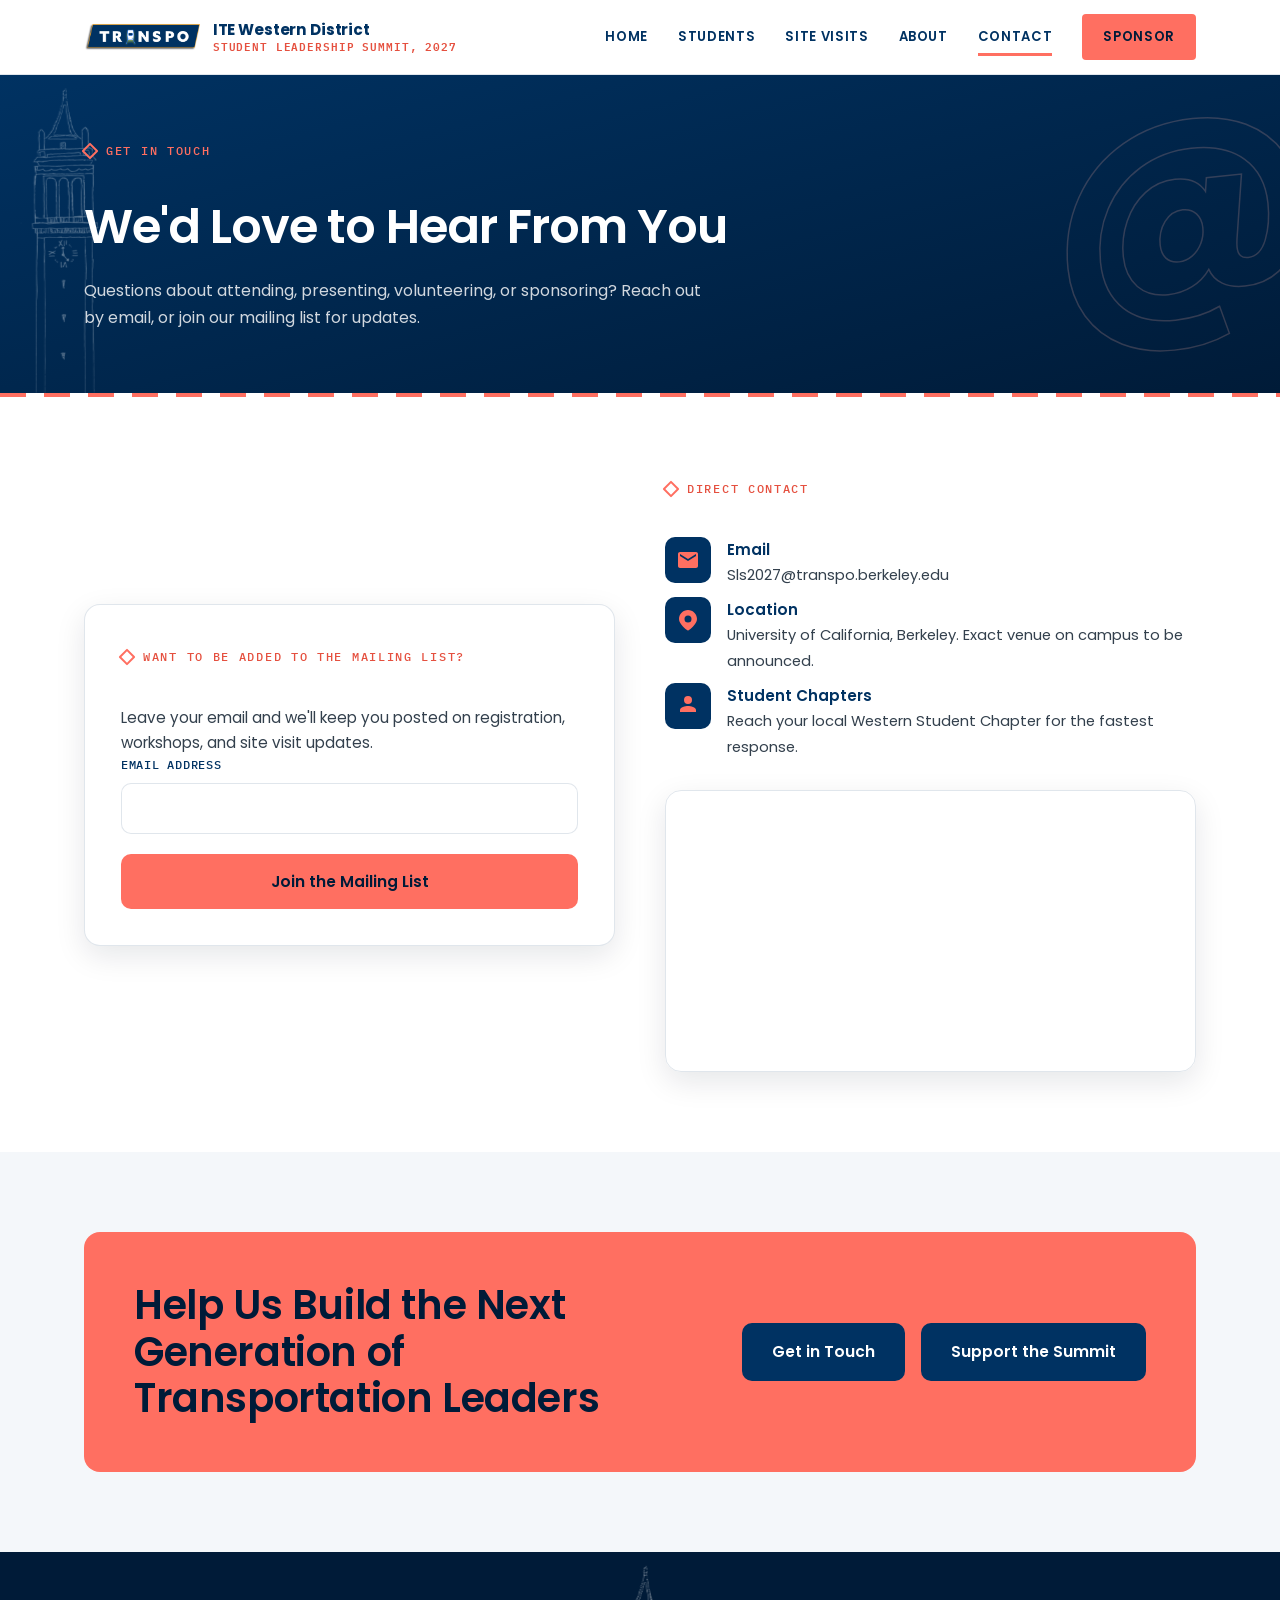
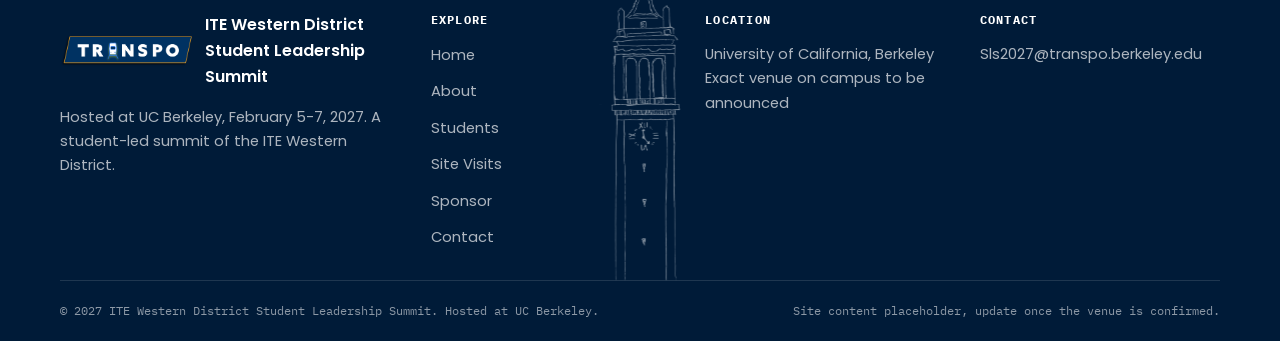
<file: contact.html>
<!DOCTYPE html>
<html lang="en">
<head>
<meta charset="UTF-8">
<meta name="viewport" content="width=device-width, initial-scale=1.0">
<title>Contact | ITE Western District Student Leadership Summit 2027</title>
<meta name="description" content="Get in touch with the ITE Western District Student Leadership Summit organizing committee at UC Berkeley.">
<link rel="preconnect" href="https://fonts.googleapis.com">
<link href="https://fonts.googleapis.com/css2?family=Poppins:wght@400;500;600;700&family=IBM+Plex+Mono:wght@500;600&display=swap" rel="stylesheet">
<link rel="stylesheet" href="assets/css/style.css?v=15">
</head>
<body>

<header class="site-header">
  <div class="nav-bar">
    <a class="brand" href="index.html">
      <img class="brand-mark" src="assets/img/transpo-logo.png" alt="Transpo">
      <span class="brand-text"><b>ITE Western District</b><span>Student Leadership Summit, 2027</span></span>
    </a>
    <button class="nav-toggle" aria-label="Toggle navigation"><span></span><span></span><span></span></button>
    <nav class="nav-links">
      <a href="index.html">Home</a>
      <a href="students.html">Students</a>
      <a href="site-visits.html">Site Visits</a>
      <a href="about.html">About</a>
      <a href="contact.html" class="active">Contact</a>
      <a href="sponsor.html" class="nav-cta">Sponsor</a>
    </nav>
  </div>
</header>

<section class="page-hero blueprint">
  <img class="hero-campanile" src="assets/img/campanile.webp" alt="" aria-hidden="true">
  <div class="hero-watermark" aria-hidden="true" style="font-size:16rem;top:40%">@</div>
  <div class="wrap">
    <p class="eyebrow">Get in Touch</p>
    <h1>We'd Love to Hear From You</h1>
    <p>Questions about attending, presenting, volunteering, or sponsoring? Reach out by email, or join our mailing list for updates.</p>
  </div>
</section>
<div class="dash-divider"></div>

<section class="section">
  <div class="wrap">
    <div class="contact-grid">
      <div class="card">
        <p class="eyebrow">Want to be added to the mailing list?</p>
        <p>Leave your email and we'll keep you posted on registration, workshops, and site visit updates.</p>
        <form id="mailing-list-form">
          <div class="form-field">
            <label for="ml-email">Email Address</label>
            <input type="email" id="ml-email" name="email" required>
          </div>
          <button type="submit" class="btn btn-coral btn-block">Join the Mailing List</button>
          <p class="form-status" id="mailing-list-status"></p>
        </form>
      </div>

      <div>
        <p class="eyebrow">Direct Contact</p>
        <ul class="info-list">
          <li>
            <div class="icon"><svg viewBox="0 0 24 24"><path d="M20 4H4c-1.1 0-2 .9-2 2v12c0 1.1.9 2 2 2h16c1.1 0 2-.9 2-2V6c0-1.1-.9-2-2-2zm0 4-8 5-8-5V6l8 5 8-5v2z"/></svg></div>
            <div><b>Email</b><a href="mailto:Sls2027@transpo.berkeley.edu">Sls2027@transpo.berkeley.edu</a></div>
          </li>
          <li>
            <div class="icon"><svg viewBox="0 0 24 24"><path d="M12 2C7 2 3 6 3 11c0 5.2 7.1 10.4 8.4 11.3.4.3.9.3 1.2 0C13.9 21.4 21 16.2 21 11c0-5-4-9-9-9zm0 12.5A3.5 3.5 0 1 1 12 7.5a3.5 3.5 0 0 1 0 7z"/></svg></div>
            <div><b>Location</b><span>University of California, Berkeley. Exact venue on campus to be announced.</span></div>
          </li>
          <li>
            <div class="icon"><svg viewBox="0 0 24 24"><path d="M12 12c2.7 0 8 1.3 8 4v2H4v-2c0-2.7 5.3-4 8-4zm0-2a4 4 0 1 1 0-8 4 4 0 0 1 0 8z"/></svg></div>
            <div><b>Student Chapters</b><span>Reach your local Western Student Chapter for the fastest response.</span></div>
          </li>
        </ul>
        <div class="map-frame">
          <iframe title="Map of UC Berkeley" loading="lazy" allowfullscreen
            src="https://www.google.com/maps?q=UC+Berkeley,+Berkeley,+CA&output=embed"></iframe>
        </div>
      </div>
    </div>
  </div>
</section>

<section class="section section-alt">
  <div class="wrap">
    <div class="cta-banner">
      <h2>Help Us Build the Next Generation of Transportation Leaders</h2>
      <div class="hero-actions">
        <a href="contact.html" class="btn btn-blue">Get in Touch</a>
        <a href="sponsor.html" class="btn btn-blue">Support the Summit</a>
      </div>
    </div>
  </div>
</section>

<footer class="site-footer">
  <div class="footer-top wrap">
    <img class="footer-campanile" src="assets/img/campanile.webp" alt="" aria-hidden="true">
    <div class="footer-grid">
      <div>
        <div class="footer-brand">
          <img src="assets/img/transpo-logo.png" alt="Transpo">
          <b>ITE Western District<br>Student Leadership Summit</b>
        </div>
        <p>Hosted at UC Berkeley, February 5-7, 2027. A student-led summit of the ITE Western District.</p>
      </div>
      <div>
        <h4>Explore</h4>
        <ul class="footer-links">
          <li><a href="index.html">Home</a></li>
          <li><a href="about.html">About</a></li>
          <li><a href="students.html">Students</a></li>
          <li><a href="site-visits.html">Site Visits</a></li>
          <li><a href="sponsor.html">Sponsor</a></li>
          <li><a href="contact.html">Contact</a></li>
        </ul>
      </div>
      <div>
        <h4>Location</h4>
        <p>University of California, Berkeley<br>Exact venue on campus to be announced</p>
      </div>
      <div>
        <h4>Contact</h4>
        <p><a href="mailto:Sls2027@transpo.berkeley.edu">Sls2027@transpo.berkeley.edu</a></p>
      </div>
    </div>
  </div>
  <div class="footer-bottom wrap">
    <span>&copy; 2027 ITE Western District Student Leadership Summit. Hosted at UC Berkeley.</span>
    <span>Site content placeholder, update once the venue is confirmed.</span>
  </div>
</footer>

<script src="assets/js/main.js?v=15"></script>
</body>
</html>
</file>
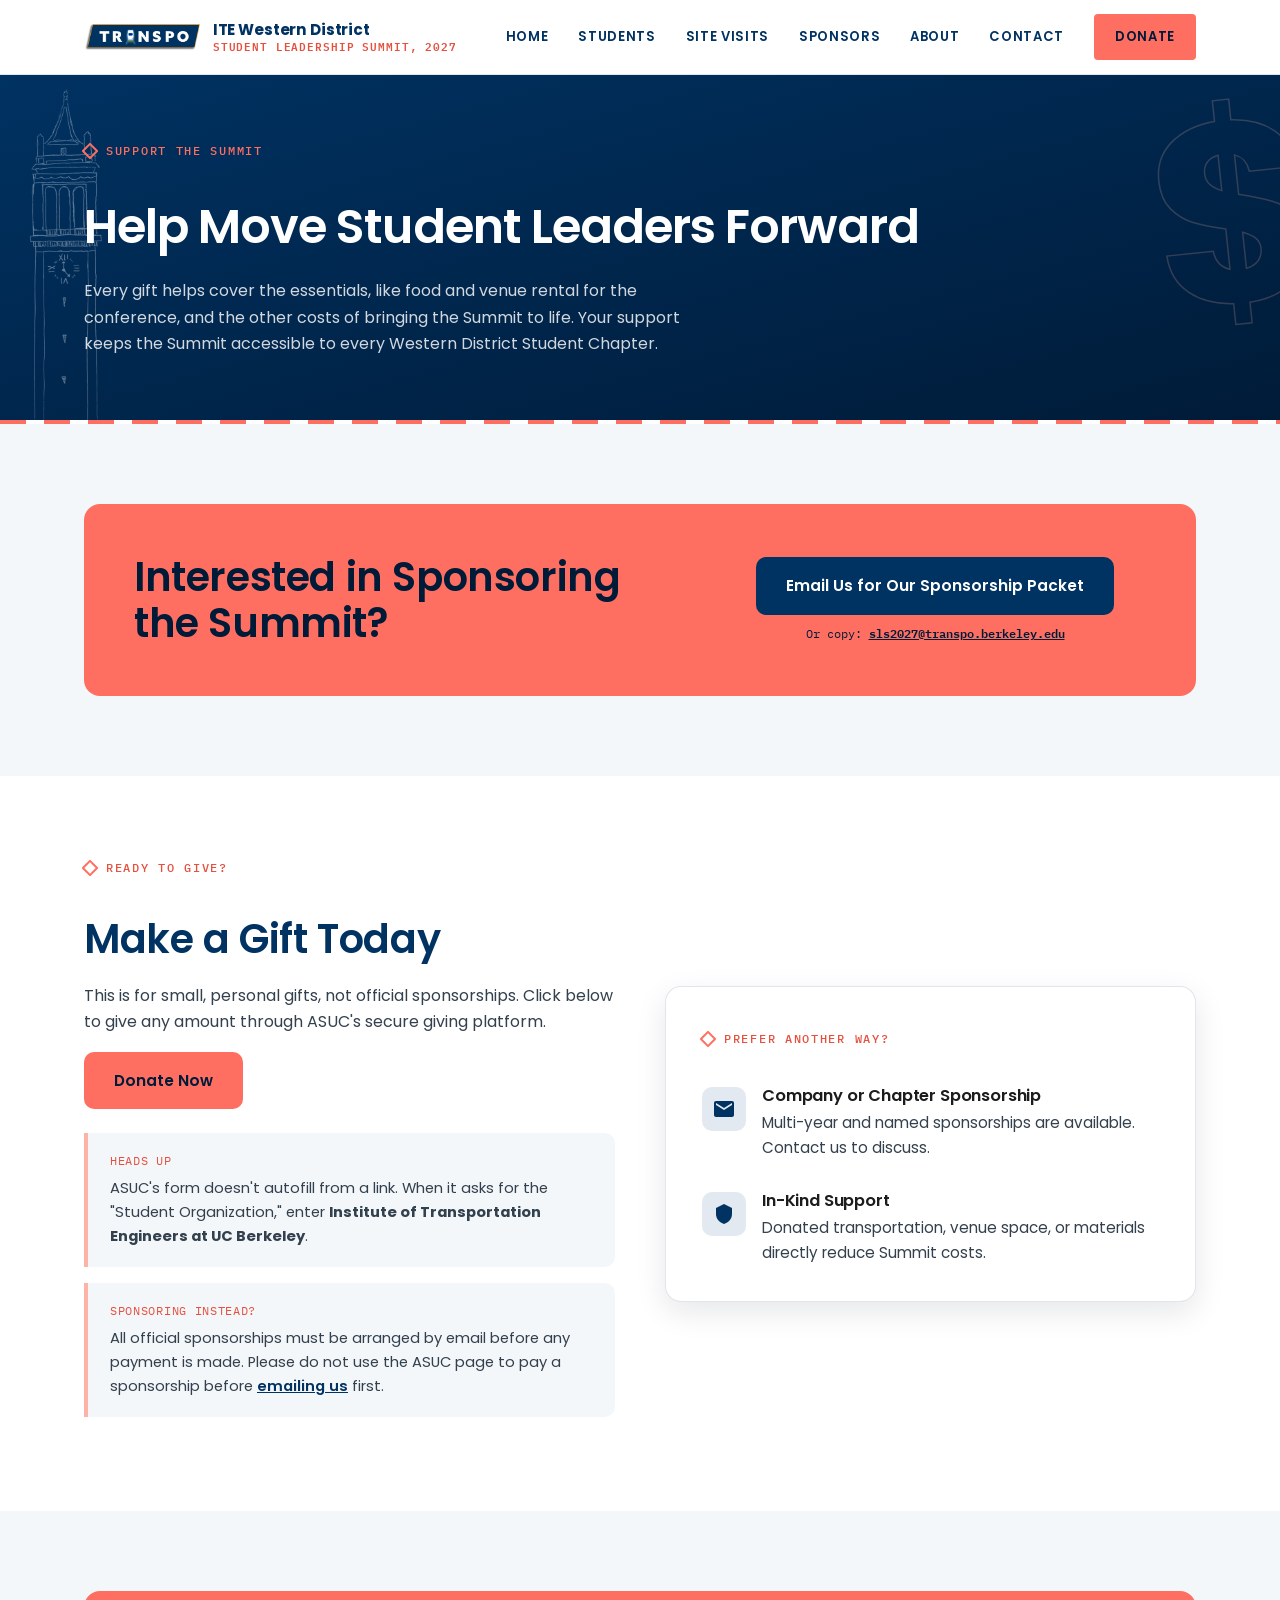
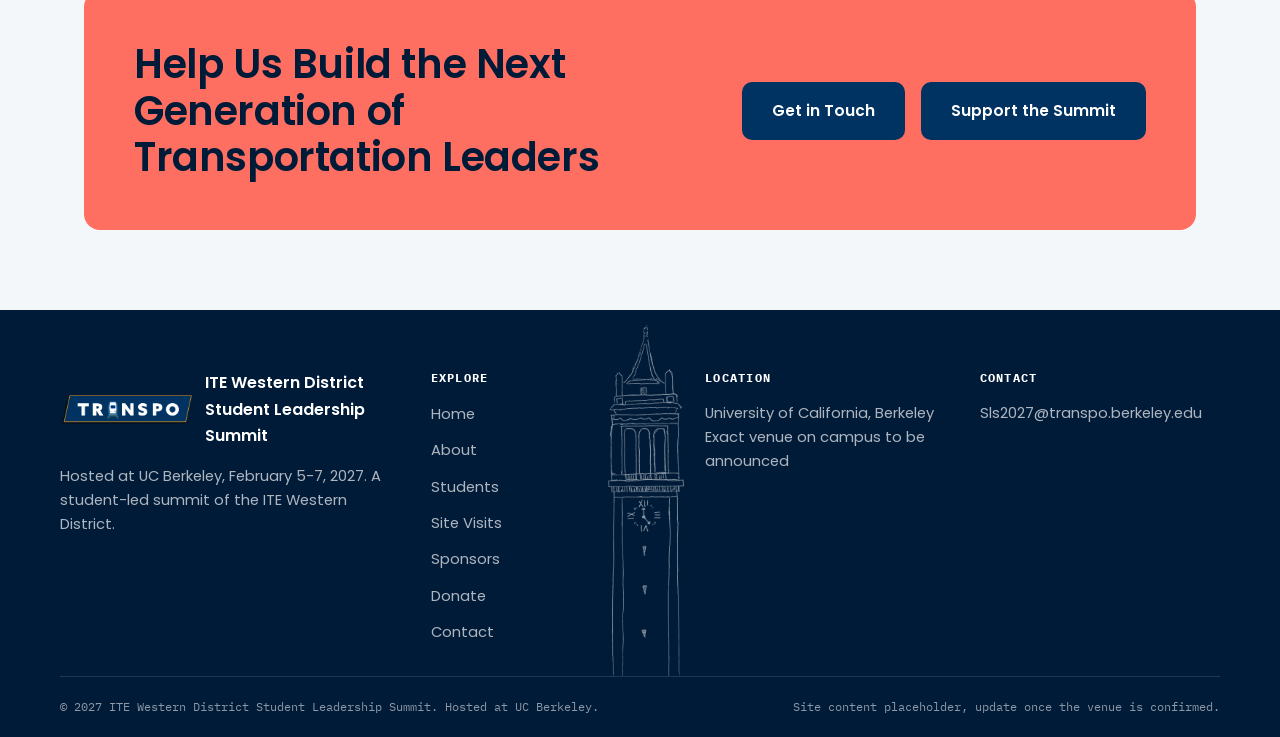
<file: donate.html>
<!DOCTYPE html>
<html lang="en">
<head>
<meta charset="UTF-8">
<meta name="viewport" content="width=device-width, initial-scale=1.0">
<title>Donate | ITE Western District Student Leadership Summit 2027</title>
<meta name="description" content="Support the ITE Western District Student Leadership Summit at UC Berkeley. Help cover food, venue rental, and the other costs of bringing the Summit to life.">
<link rel="preconnect" href="https://fonts.googleapis.com">
<link href="https://fonts.googleapis.com/css2?family=Poppins:wght@400;500;600;700&family=IBM+Plex+Mono:wght@500;600&display=swap" rel="stylesheet">
<link rel="stylesheet" href="assets/css/style.css?v=13">
</head>
<body>

<header class="site-header">
  <div class="nav-bar">
    <a class="brand" href="index.html">
      <img class="brand-mark" src="assets/img/transpo-logo.png" alt="Transpo">
      <span class="brand-text"><b>ITE Western District</b><span>Student Leadership Summit, 2027</span></span>
    </a>
    <button class="nav-toggle" aria-label="Toggle navigation"><span></span><span></span><span></span></button>
    <nav class="nav-links">
      <a href="index.html">Home</a>
      <a href="students.html">Students</a>
      <a href="site-visits.html">Site Visits</a>
      <a href="sponsors.html">Sponsors</a>
      <a href="about.html">About</a>
      <a href="contact.html">Contact</a>
      <a href="donate.html" class="nav-cta active">Donate</a>
    </nav>
  </div>
</header>

<section class="page-hero blueprint">
  <img class="hero-campanile" src="assets/img/campanile.webp" alt="" aria-hidden="true">
  <div class="hero-watermark" aria-hidden="true" style="font-size:16rem;top:40%">$</div>
  <div class="wrap">
    <p class="eyebrow">Support the Summit</p>
    <h1>Help Move Student Leaders Forward</h1>
    <p>Every gift helps cover the essentials, like food and venue rental for the conference, and the other costs of bringing the Summit to life. Your support keeps the Summit accessible to every Western District Student Chapter.</p>
  </div>
</section>
<div class="dash-divider"></div>

<section class="section section-alt blueprint-light">
  <div class="wrap">
    <div class="cta-banner">
      <h2>Interested in Sponsoring the Summit?</h2>
      <div style="position:relative;z-index:1;text-align:center;width:100%;max-width:400px;margin:0 auto">
        <a href="mailto:sls2027@transpo.berkeley.edu?subject=SLS%202027%20Sponsorship%20Inquiry" class="btn btn-blue" style="white-space:normal;text-align:center">Email Us for Our Sponsorship Packet</a>
        <p style="margin:8px 0 0;font-family:var(--mono);font-size:0.72rem;color:var(--blue-dark)">
          Or copy:
          <button type="button" id="copy-sponsor-email" style="background:none;border:none;text-decoration:underline;font-family:inherit;font-size:inherit;font-weight:600;color:inherit;cursor:pointer;padding:0">sls2027@transpo.berkeley.edu</button>
          <span id="copy-sponsor-status"></span>
        </p>
      </div>
    </div>
  </div>
</section>

<section class="section" id="give">
  <div class="wrap">
    <div class="about-block">
      <div>
        <p class="eyebrow">Ready to Give?</p>
        <h2>Make a Gift Today</h2>
        <p>This is for small, personal gifts, not official sponsorships. Click below to give any amount through ASUC's secure giving platform.</p>
        <div class="hero-actions">
          <a href="https://asuc.org/donate" class="btn btn-coral" target="_blank" rel="noopener">Donate Now</a>
        </div>
        <p class="note-box" style="margin-top:24px"><span class="sta">Heads up</span>ASUC's form doesn't autofill from a link. When it asks for the "Student Organization," enter <strong>Institute of Transportation Engineers at UC Berkeley</strong>.</p>
        <p class="note-box" style="margin-top:16px"><span class="sta">Sponsoring instead?</span>All official sponsorships must be arranged by email before any payment is made. Please do not use the ASUC page to pay a sponsorship before <a href="mailto:sls2027@transpo.berkeley.edu?subject=SLS%202027%20Sponsorship%20Inquiry" style="color:var(--blue);font-weight:600;text-decoration:underline">emailing us</a> first.</p>
      </div>
      <div class="card">
        <p class="eyebrow">Prefer Another Way?</p>
        <ul class="value-list">
          <li><div class="icon"><svg viewBox="0 0 24 24"><path d="M20 4H4c-1.1 0-2 .9-2 2v12c0 1.1.9 2 2 2h16c1.1 0 2-.9 2-2V6c0-1.1-.9-2-2-2zm0 4-8 5-8-5V6l8 5 8-5v2z"/></svg></div><div><h4>Company or Chapter Sponsorship</h4><p>Multi-year and named sponsorships are available. Contact us to discuss.</p></div></li>
          <li><div class="icon"><svg viewBox="0 0 24 24"><path d="M12 2 4 6v6c0 5 3.5 8.5 8 10 4.5-1.5 8-5 8-10V6l-8-4z"/></svg></div><div><h4>In-Kind Support</h4><p>Donated transportation, venue space, or materials directly reduce Summit costs.</p></div></li>
        </ul>
      </div>
    </div>
  </div>
</section>

<section class="section section-alt">
  <div class="wrap">
    <div class="cta-banner">
      <h2>Help Us Build the Next Generation of Transportation Leaders</h2>
      <div class="hero-actions">
        <a href="contact.html" class="btn btn-blue">Get in Touch</a>
        <a href="donate.html" class="btn btn-blue">Support the Summit</a>
      </div>
    </div>
  </div>
</section>

<footer class="site-footer">
  <div class="footer-top wrap">
    <img class="footer-campanile" src="assets/img/campanile.webp" alt="" aria-hidden="true">
    <div class="footer-grid">
      <div>
        <div class="footer-brand">
          <img src="assets/img/transpo-logo.png" alt="Transpo">
          <b>ITE Western District<br>Student Leadership Summit</b>
        </div>
        <p>Hosted at UC Berkeley, February 5-7, 2027. A student-led summit of the ITE Western District.</p>
      </div>
      <div>
        <h4>Explore</h4>
        <ul class="footer-links">
          <li><a href="index.html">Home</a></li>
          <li><a href="about.html">About</a></li>
          <li><a href="students.html">Students</a></li>
          <li><a href="site-visits.html">Site Visits</a></li>
          <li><a href="sponsors.html">Sponsors</a></li>
          <li><a href="donate.html">Donate</a></li>
          <li><a href="contact.html">Contact</a></li>
        </ul>
      </div>
      <div>
        <h4>Location</h4>
        <p>University of California, Berkeley<br>Exact venue on campus to be announced</p>
      </div>
      <div>
        <h4>Contact</h4>
        <p><a href="mailto:Sls2027@transpo.berkeley.edu">Sls2027@transpo.berkeley.edu</a></p>
      </div>
    </div>
  </div>
  <div class="footer-bottom wrap">
    <span>&copy; 2027 ITE Western District Student Leadership Summit. Hosted at UC Berkeley.</span>
    <span>Site content placeholder, update once the venue is confirmed.</span>
  </div>
</footer>

<script src="assets/js/main.js?v=13"></script>
</body>
</html>
</file>
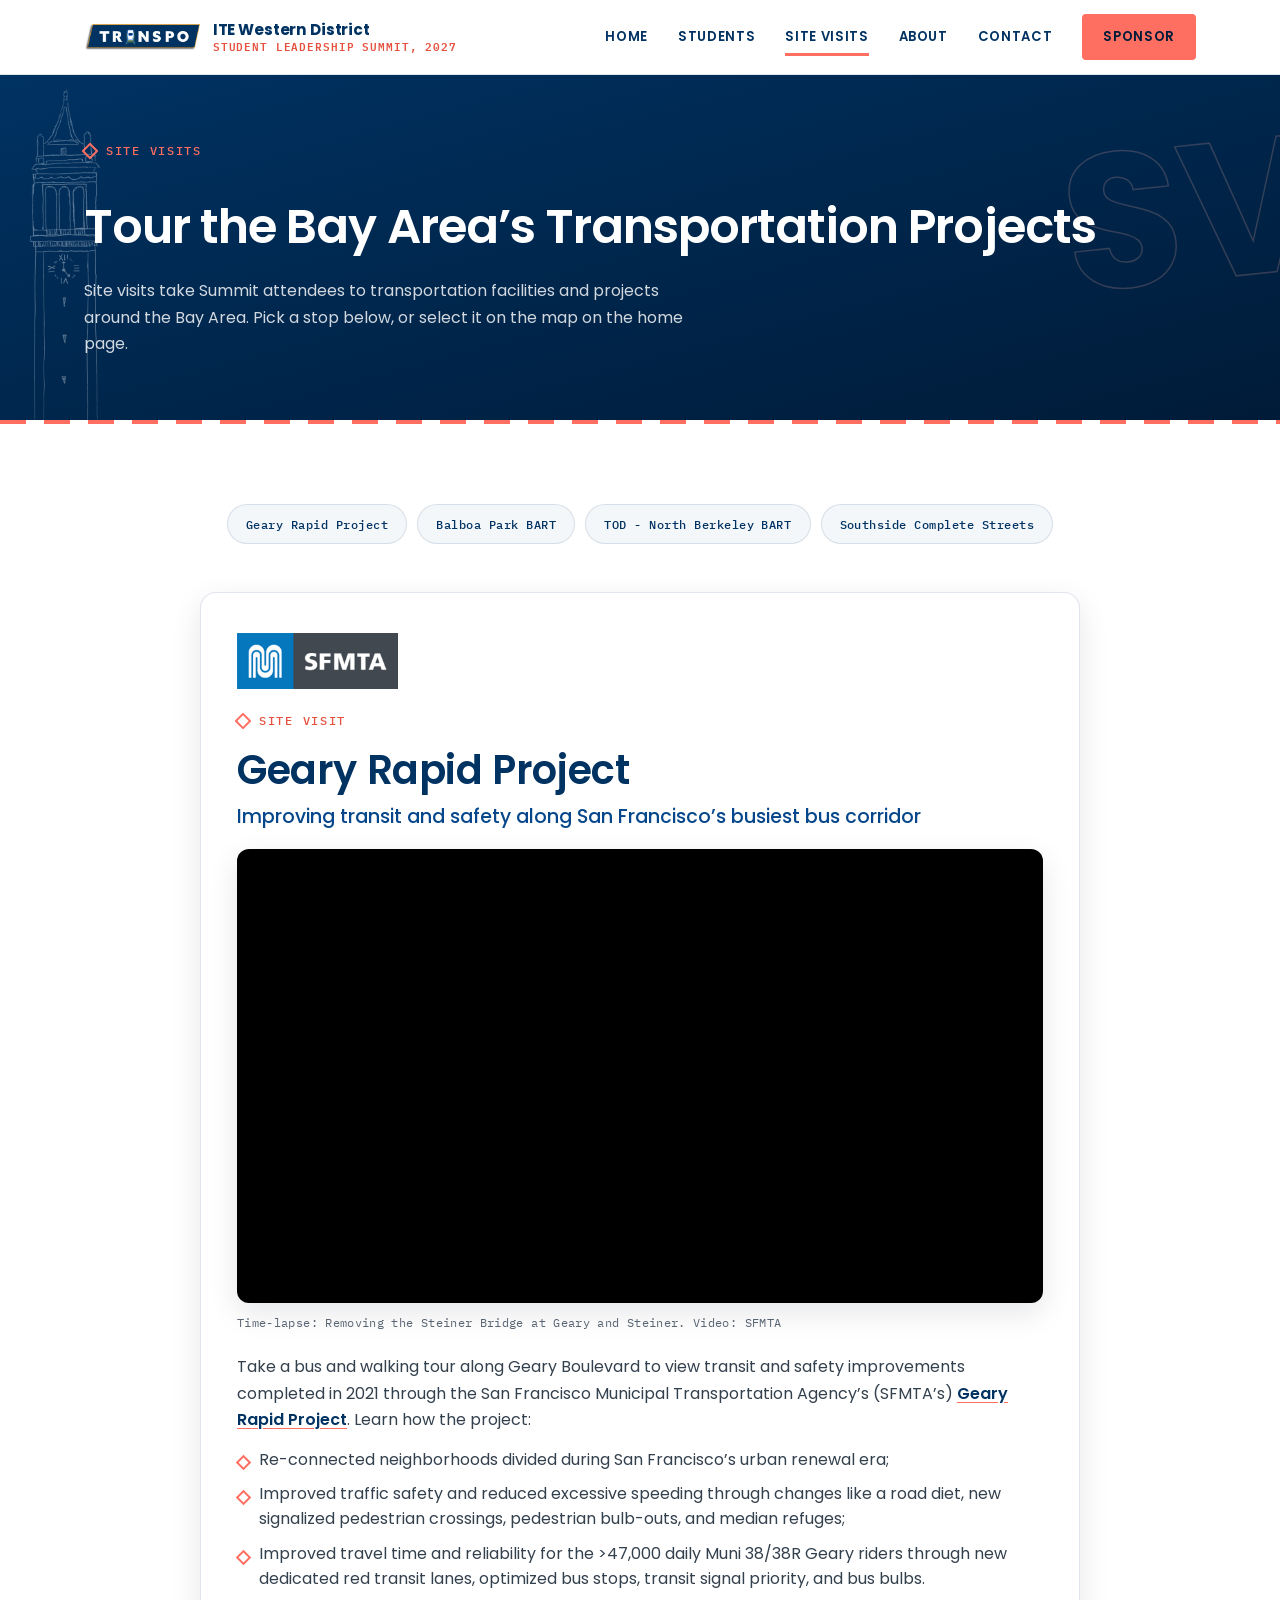
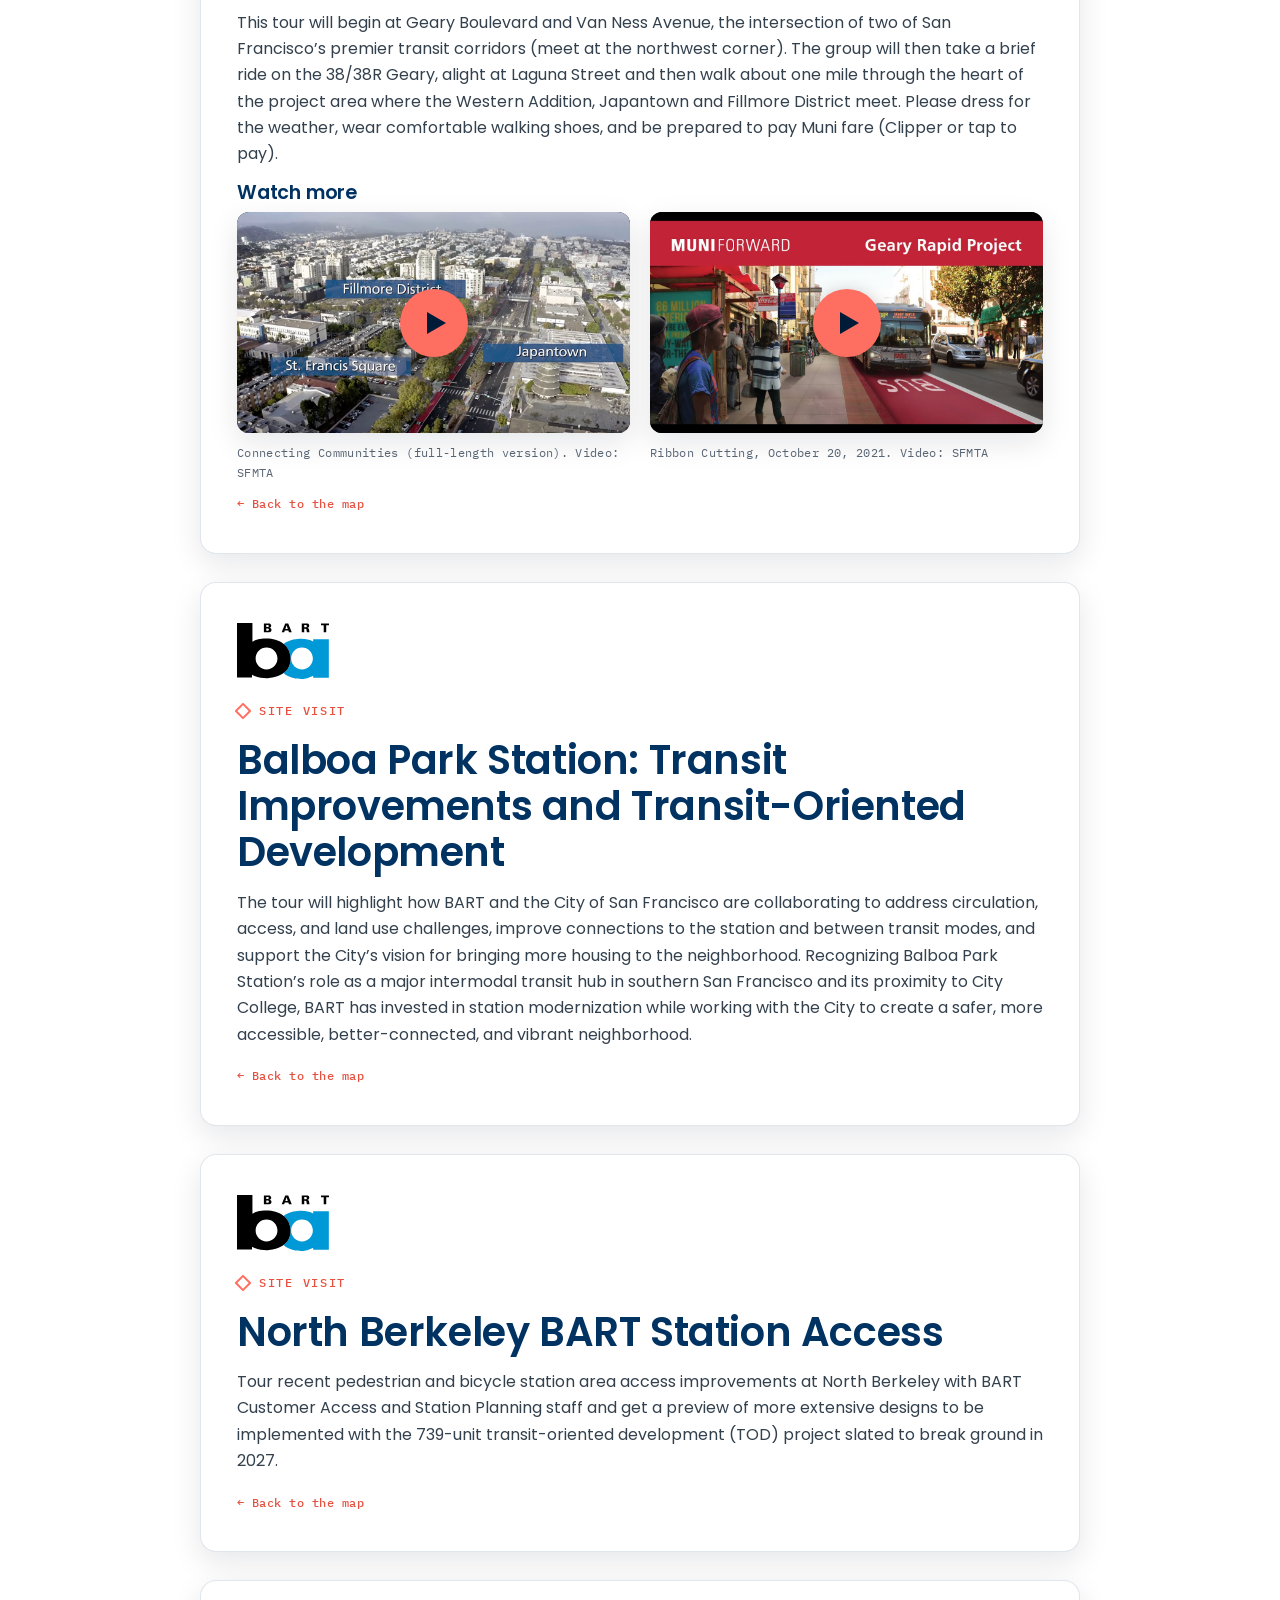
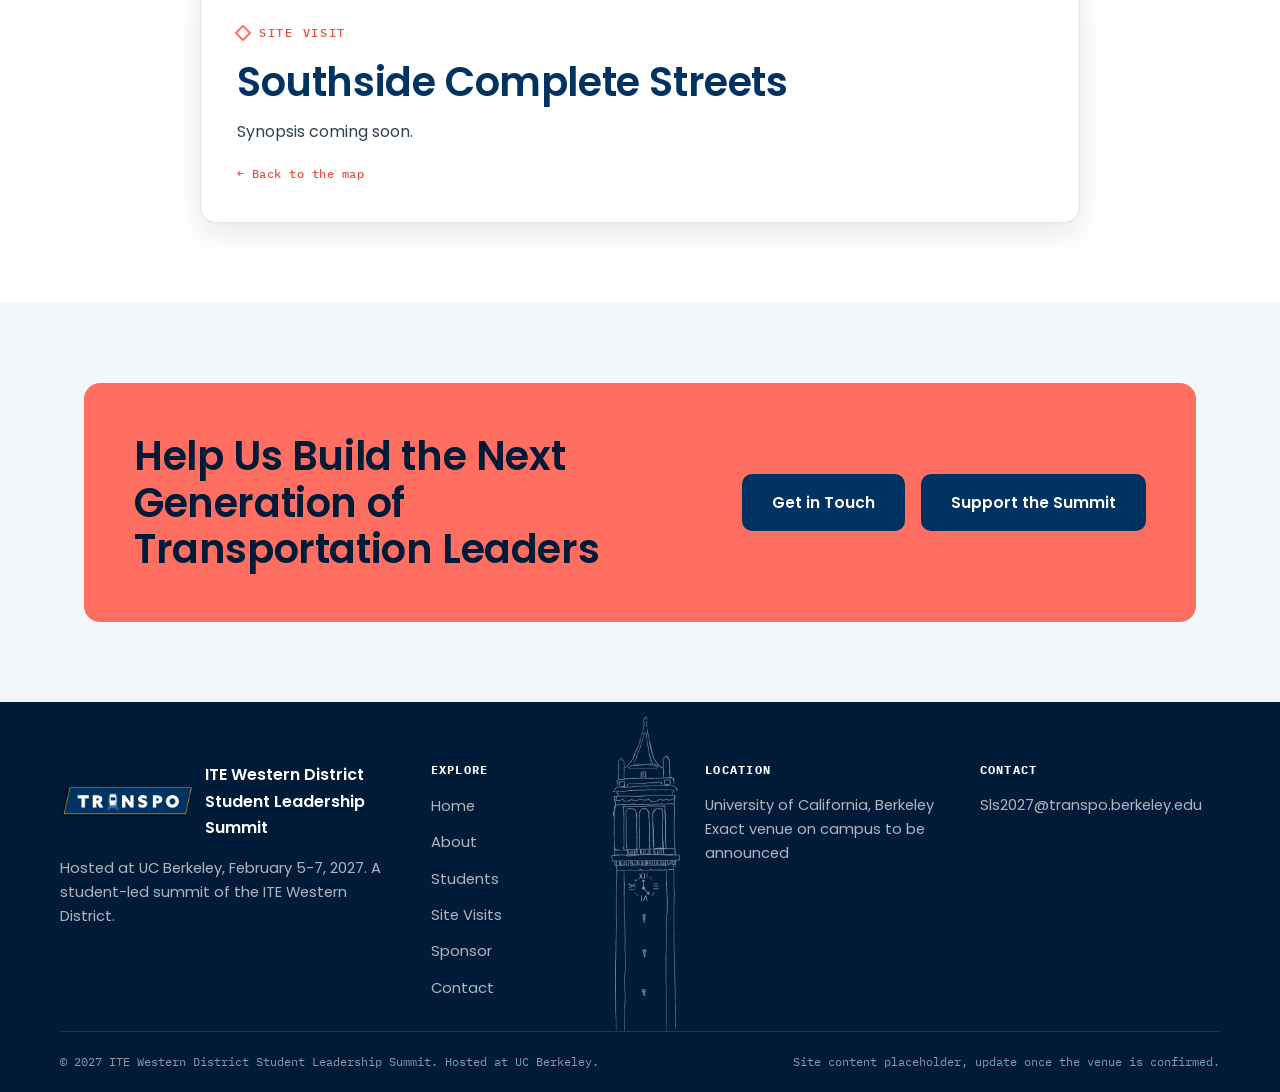
<file: site-visits.html>
<!DOCTYPE html>
<html lang="en">
<head>
<meta charset="UTF-8">
<meta name="viewport" content="width=device-width, initial-scale=1.0">
<title>Site Visits | ITE Western District Student Leadership Summit 2027</title>
<meta name="description" content="Site visits at the ITE Western District Student Leadership Summit: transportation facilities and projects around the Bay Area.">
<link rel="preconnect" href="https://fonts.googleapis.com">
<link href="https://fonts.googleapis.com/css2?family=Poppins:wght@400;500;600;700&family=IBM+Plex+Mono:wght@500;600&display=swap" rel="stylesheet">
<link rel="stylesheet" href="assets/css/style.css?v=15">
</head>
<body>

<header class="site-header">
  <div class="nav-bar">
    <a class="brand" href="index.html">
      <img class="brand-mark" src="assets/img/transpo-logo.png" alt="Transpo">
      <span class="brand-text"><b>ITE Western District</b><span>Student Leadership Summit, 2027</span></span>
    </a>
    <button class="nav-toggle" aria-label="Toggle navigation"><span></span><span></span><span></span></button>
    <nav class="nav-links">
      <a href="index.html">Home</a>
      <a href="students.html">Students</a>
      <a href="site-visits.html" class="active">Site Visits</a>
      <a href="about.html">About</a>
      <a href="contact.html">Contact</a>
      <a href="sponsor.html" class="nav-cta">Sponsor</a>
    </nav>
  </div>
</header>

<section class="page-hero blueprint">
  <img class="hero-campanile" src="assets/img/campanile.webp" alt="" aria-hidden="true">
  <div class="hero-watermark" aria-hidden="true" style="font-size:12rem;top:40%">SV</div>
  <div class="wrap">
    <p class="eyebrow">Site Visits</p>
    <h1>Tour the Bay Area&rsquo;s Transportation Projects</h1>
    <p>Site visits take Summit attendees to transportation facilities and projects around the Bay Area. Pick a stop below, or select it on the map on the home page.</p>
  </div>
</section>
<div class="dash-divider"></div>

<section class="section">
  <div class="wrap">
    <div class="visit-chips" aria-label="Jump to a site visit">
      <a href="#geary-rapid-improvements">Geary Rapid Project</a>
      <a href="#balboa-park-bart">Balboa Park BART</a>
      <a href="#north-berkeley-bart">TOD - North Berkeley BART</a>
      <a href="#southside-complete-streets">Southside Complete Streets</a>
    </div>

    <div class="visit-list">
      <article class="card visit-card" id="geary-rapid-improvements">
        <div class="visit-logo"><img src="assets/img/site-visits/sfmta-logo.png" alt="SFMTA" height="56"></div>
        <p class="eyebrow">Site Visit</p>
        <h2>Geary Rapid Project</h2>
        <p class="visit-subtitle">Improving transit and safety along San Francisco&rsquo;s busiest bus corridor</p>
        <figure class="video-embed" data-video-id="nJs-aJTw4ig" data-title="Time-lapse: Removing the Steiner Bridge" data-autoplay>
          <div class="video-frame">
            <a class="video-play" href="https://www.youtube.com/watch?v=nJs-aJTw4ig" target="_blank" rel="noopener" aria-label="Play video: Time-lapse: Removing the Steiner Bridge">
              <img src="assets/img/site-visits/geary-timelapse.jpg" alt="" loading="lazy">
              <span class="video-play-icon" aria-hidden="true"></span>
            </a>
          </div>
          <figcaption>Time-lapse: Removing the Steiner Bridge at Geary and Steiner. Video: SFMTA</figcaption>
        </figure>
        <p>Take a bus and walking tour along Geary Boulevard to view transit and safety improvements completed in 2021 through the San Francisco Municipal Transportation Agency&rsquo;s (SFMTA&rsquo;s) <a href="http://www.sfmta.com/gearyrapid" class="text-link" target="_blank" rel="noopener">Geary Rapid Project</a>. Learn how the project:</p>
        <ul class="day-list">
          <li>Re-connected neighborhoods divided during San Francisco&rsquo;s urban renewal era;</li>
          <li>Improved traffic safety and reduced excessive speeding through changes like a road diet, new signalized pedestrian crossings, pedestrian bulb-outs, and median refuges;</li>
          <li>Improved travel time and reliability for the &gt;47,000 daily Muni 38/38R Geary riders through new dedicated red transit lanes, optimized bus stops, transit signal priority, and bus bulbs.</li>
        </ul>
        <p>This tour will begin at Geary Boulevard and Van Ness Avenue, the intersection of two of San Francisco&rsquo;s premier transit corridors (meet at the northwest corner). The group will then take a brief ride on the 38/38R Geary, alight at Laguna Street and then walk about one mile through the heart of the project area where the Western Addition, Japantown and Fillmore District meet. Please dress for the weather, wear comfortable walking shoes, and be prepared to pay Muni fare (Clipper or tap to pay).</p>
        <h3 class="visit-videos-title">Watch more</h3>
        <div class="video-grid">
          <figure class="video-embed" data-video-id="fKRWlyOxSRU" data-title="Geary Rapid Project: Connecting Communities (full-length version)">
            <div class="video-frame">
              <a class="video-play" href="https://www.youtube.com/watch?v=fKRWlyOxSRU" target="_blank" rel="noopener" aria-label="Play video: Geary Rapid Project: Connecting Communities (full-length version)">
                <img src="assets/img/site-visits/geary-connecting-communities.jpg" alt="" loading="lazy">
                <span class="video-play-icon" aria-hidden="true"></span>
              </a>
            </div>
            <figcaption>Connecting Communities (full-length version). Video: SFMTA</figcaption>
          </figure>
          <figure class="video-embed" data-video-id="IjIzU4Tg-1k" data-start="8" data-title="Geary Rapid Project Ribbon Cutting 10 20 21">
            <div class="video-frame">
              <a class="video-play" href="https://www.youtube.com/watch?v=IjIzU4Tg-1k&amp;t=8s" target="_blank" rel="noopener" aria-label="Play video: Geary Rapid Project Ribbon Cutting 10 20 21">
                <img src="assets/img/site-visits/geary-ribbon-cutting.jpg" alt="" loading="lazy">
                <span class="video-play-icon" aria-hidden="true"></span>
              </a>
            </div>
            <figcaption>Ribbon Cutting, October 20, 2021. Video: SFMTA</figcaption>
          </figure>
        </div>
        <a class="visit-back" href="index.html">&larr; Back to the map</a>
      </article>

      <article class="card visit-card" id="balboa-park-bart">
        <div class="visit-logo"><img src="assets/img/site-visits/bart-logo.svg" alt="BART" height="56"></div>
        <p class="eyebrow">Site Visit</p>
        <h2>Balboa Park Station: Transit Improvements and Transit-Oriented Development</h2>
        <p>The tour will highlight how BART and the City of San Francisco are collaborating to address circulation, access, and land use challenges, improve connections to the station and between transit modes, and support the City&rsquo;s vision for bringing more housing to the neighborhood. Recognizing Balboa Park Station&rsquo;s role as a major intermodal transit hub in southern San Francisco and its proximity to City College, BART has invested in station modernization while working with the City to create a safer, more accessible, better-connected, and vibrant neighborhood.</p>
        <a class="visit-back" href="index.html">&larr; Back to the map</a>
      </article>

      <article class="card visit-card" id="north-berkeley-bart">
        <div class="visit-logo"><img src="assets/img/site-visits/bart-logo.svg" alt="BART" height="56"></div>
        <p class="eyebrow">Site Visit</p>
        <h2>North Berkeley BART Station Access</h2>
        <p>Tour recent pedestrian and bicycle station area access improvements at North Berkeley with BART Customer Access and Station Planning staff and get a preview of more extensive designs to be implemented with the 739-unit transit-oriented development (TOD) project slated to break ground in 2027.</p>
        <a class="visit-back" href="index.html">&larr; Back to the map</a>
      </article>

      <article class="card visit-card" id="southside-complete-streets">
        <p class="eyebrow">Site Visit</p>
        <h2>Southside Complete Streets</h2>
        <p>Synopsis coming soon.</p>
        <a class="visit-back" href="index.html">&larr; Back to the map</a>
      </article>
    </div>
  </div>
</section>

<section class="section section-alt">
  <div class="wrap">
    <div class="cta-banner">
      <h2>Help Us Build the Next Generation of Transportation Leaders</h2>
      <div class="hero-actions">
        <a href="contact.html" class="btn btn-blue">Get in Touch</a>
        <a href="sponsor.html" class="btn btn-blue">Support the Summit</a>
      </div>
    </div>
  </div>
</section>

<footer class="site-footer">
  <div class="footer-top wrap">
    <img class="footer-campanile" src="assets/img/campanile.webp" alt="" aria-hidden="true">
    <div class="footer-grid">
      <div>
        <div class="footer-brand">
          <img src="assets/img/transpo-logo.png" alt="Transpo">
          <b>ITE Western District<br>Student Leadership Summit</b>
        </div>
        <p>Hosted at UC Berkeley, February 5-7, 2027. A student-led summit of the ITE Western District.</p>
      </div>
      <div>
        <h4>Explore</h4>
        <ul class="footer-links">
          <li><a href="index.html">Home</a></li>
          <li><a href="about.html">About</a></li>
          <li><a href="students.html">Students</a></li>
          <li><a href="site-visits.html">Site Visits</a></li>
          <li><a href="sponsor.html">Sponsor</a></li>
          <li><a href="contact.html">Contact</a></li>
        </ul>
      </div>
      <div>
        <h4>Location</h4>
        <p>University of California, Berkeley<br>Exact venue on campus to be announced</p>
      </div>
      <div>
        <h4>Contact</h4>
        <p><a href="mailto:Sls2027@transpo.berkeley.edu">Sls2027@transpo.berkeley.edu</a></p>
      </div>
    </div>
  </div>
  <div class="footer-bottom wrap">
    <span>&copy; 2027 ITE Western District Student Leadership Summit. Hosted at UC Berkeley.</span>
    <span>Site content placeholder, update once the venue is confirmed.</span>
  </div>
</footer>

<script src="assets/js/main.js?v=15"></script>
</body>
</html>
</file>
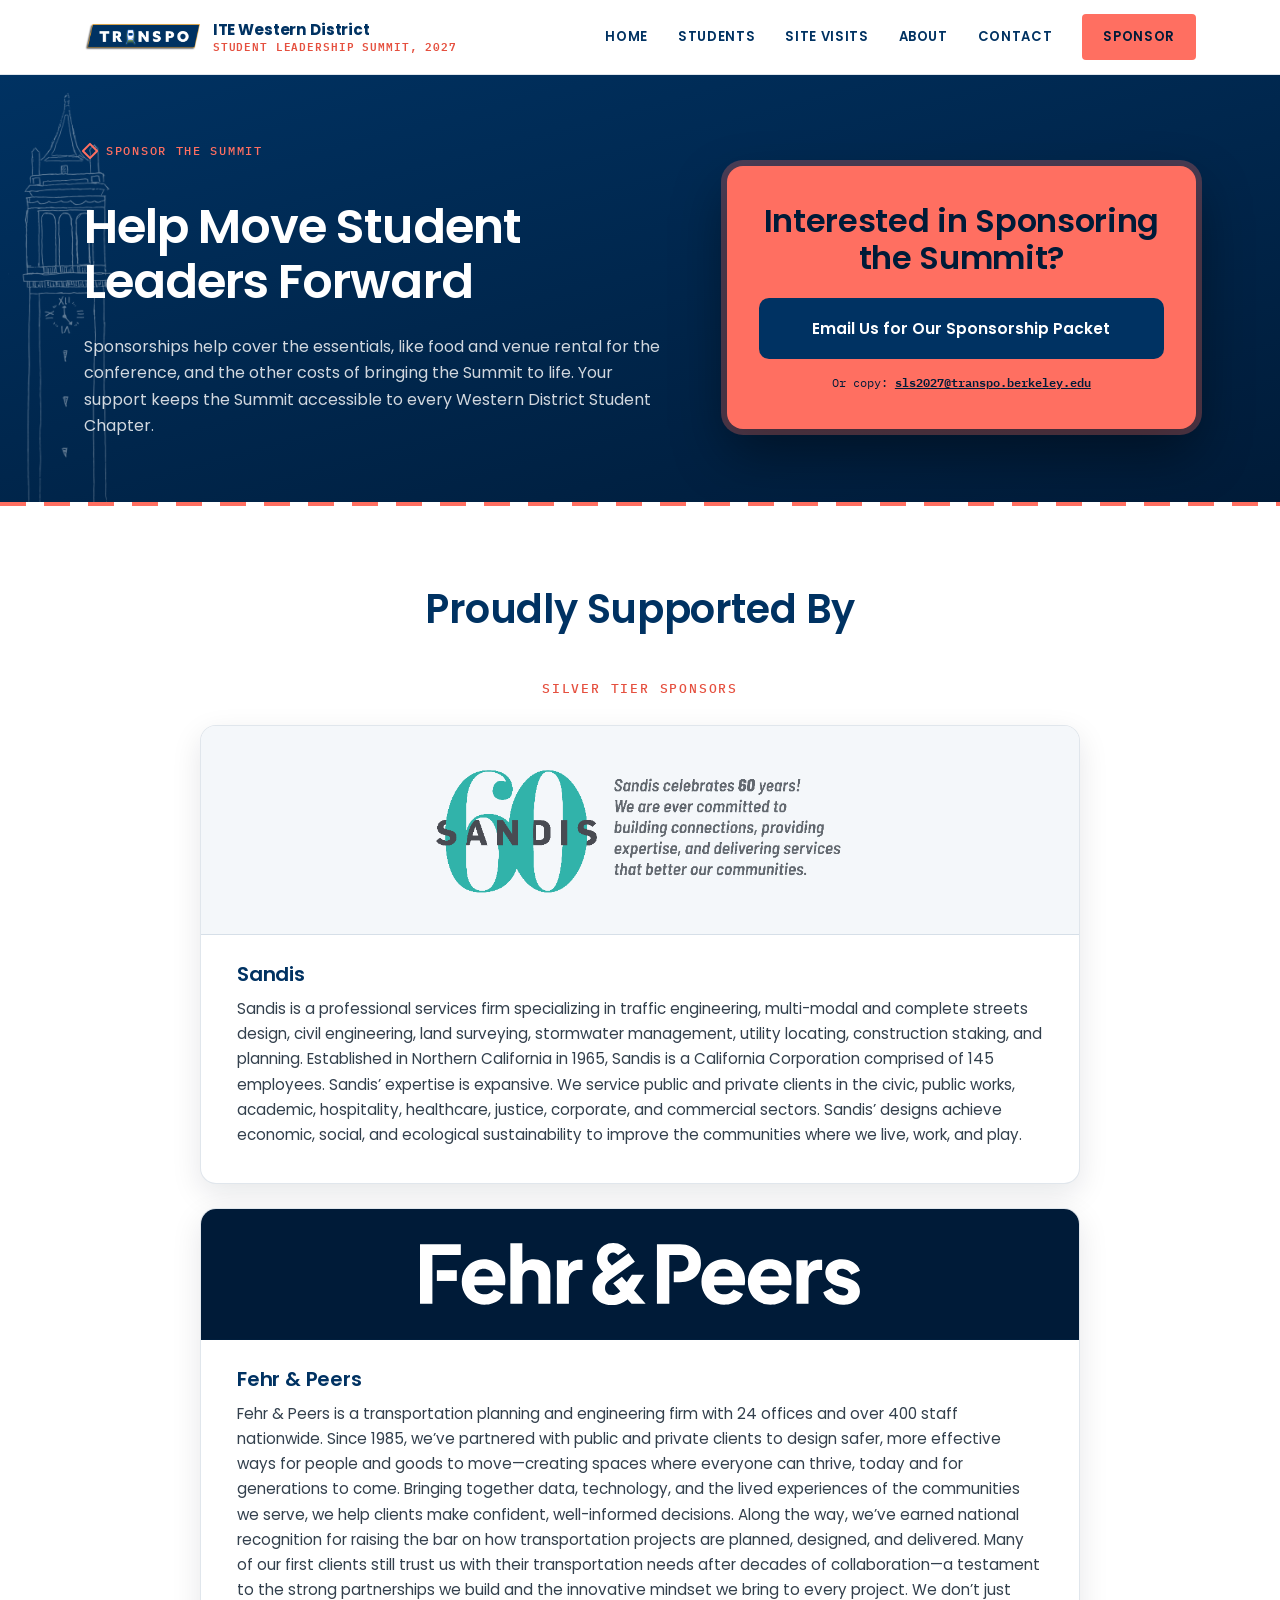
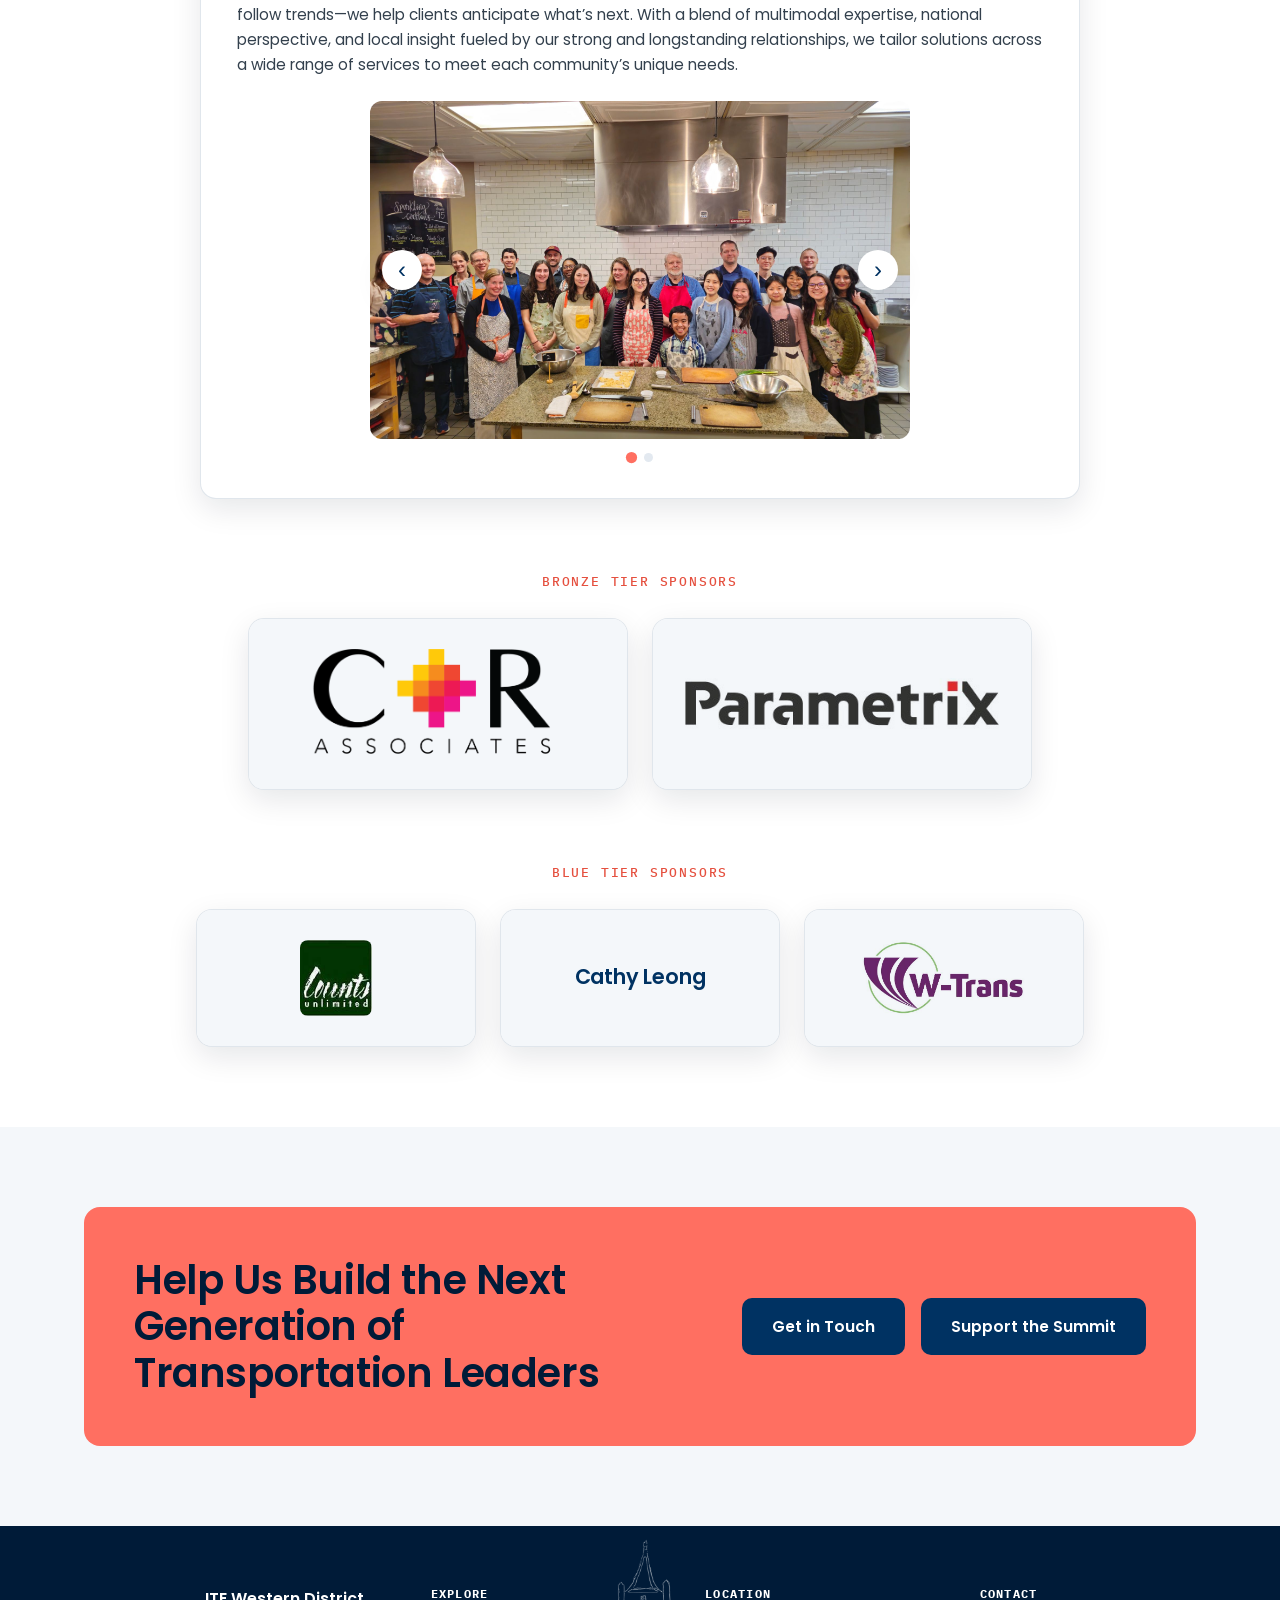
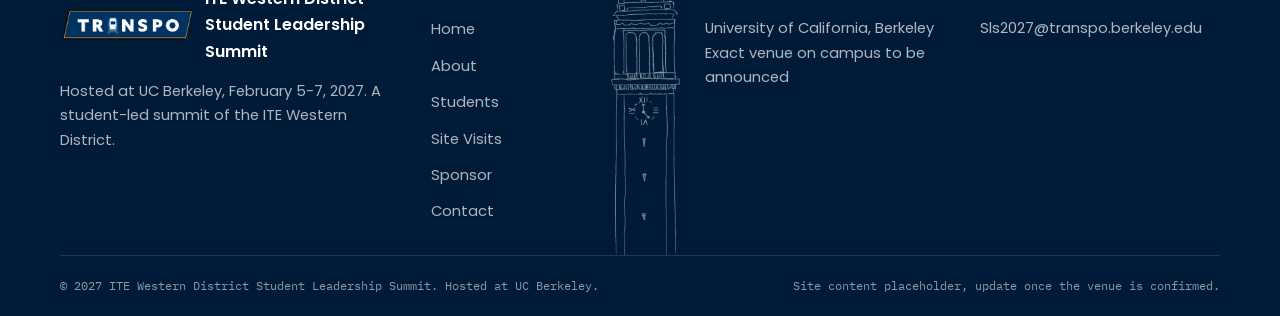
<file: sponsor.html>
<!DOCTYPE html>
<html lang="en">
<head>
<meta charset="UTF-8">
<meta name="viewport" content="width=device-width, initial-scale=1.0">
<title>Sponsor | ITE Western District Student Leadership Summit 2027</title>
<meta name="description" content="Thank you to the sponsors of the ITE Western District Student Leadership Summit at UC Berkeley, and how your organization can get involved.">
<link rel="preconnect" href="https://fonts.googleapis.com">
<link href="https://fonts.googleapis.com/css2?family=Poppins:wght@400;500;600;700&family=IBM+Plex+Mono:wght@500;600&display=swap" rel="stylesheet">
<link rel="stylesheet" href="assets/css/style.css?v=15">
</head>
<body>

<header class="site-header">
  <div class="nav-bar">
    <a class="brand" href="index.html">
      <img class="brand-mark" src="assets/img/transpo-logo.png" alt="Transpo">
      <span class="brand-text"><b>ITE Western District</b><span>Student Leadership Summit, 2027</span></span>
    </a>
    <button class="nav-toggle" aria-label="Toggle navigation"><span></span><span></span><span></span></button>
    <nav class="nav-links">
      <a href="index.html">Home</a>
      <a href="students.html">Students</a>
      <a href="site-visits.html">Site Visits</a>
      <a href="about.html">About</a>
      <a href="contact.html">Contact</a>
      <a href="sponsor.html" class="nav-cta active">Sponsor</a>
    </nav>
  </div>
</header>

<section class="page-hero page-hero-split blueprint">
  <img class="hero-campanile" src="assets/img/campanile.webp" alt="" aria-hidden="true">
  <div class="wrap">
    <div class="hero-copy">
      <p class="eyebrow">Sponsor the Summit</p>
      <h1>Help Move Student Leaders Forward</h1>
      <p>Sponsorships help cover the essentials, like food and venue rental for the conference, and the other costs of bringing the Summit to life. Your support keeps the Summit accessible to every Western District Student Chapter.</p>
    </div>
    <aside class="hero-cta" id="sponsor-cta">
      <h2>Interested in Sponsoring the Summit?</h2>
      <a href="mailto:sls2027@transpo.berkeley.edu?subject=SLS%202027%20Sponsorship%20Inquiry" class="btn btn-blue btn-block">Email Us for Our Sponsorship Packet</a>
      <p class="hero-cta-copy">
        Or copy:
        <button type="button" id="copy-sponsor-email">sls2027@transpo.berkeley.edu</button>
        <span id="copy-sponsor-status"></span>
      </p>
    </aside>
  </div>
</section>
<div class="dash-divider"></div>

<section class="section">
  <div class="wrap">
    <div class="section-head center">
      <h2>Proudly Supported By</h2>
    </div>

    <!-- Tiers run top to bottom: Gold, Silver, Bronze, Blue. Only add a tier block once it has a sponsor.
         Each block is <div class="sponsor-tier tier-NAME"> with tier-gold / tier-silver / tier-bronze / tier-blue. -->

    <div class="sponsor-tier tier-silver">
      <p class="tier-label">Silver Tier Sponsors</p>
      <div class="sponsor-grid">
      <article class="sponsor-card">
        <div class="sponsor-logo"><img src="assets/img/sponsors/sandis-logo.png" alt="Sandis celebrates 60 years! We are ever committed to building connections, providing expertise, and delivering services that better our communities."></div>
        <div class="sponsor-body">
          <h3>Sandis</h3>
          <p>Sandis is a professional services firm specializing in traffic engineering, multi-modal and complete streets design, civil engineering, land surveying, stormwater management, utility locating, construction staking, and planning. Established in Northern California in 1965, Sandis is a California Corporation comprised of 145 employees. Sandis&rsquo; expertise is expansive. We service public and private clients in the civic, public works, academic, hospitality, healthcare, justice, corporate, and commercial sectors. Sandis&rsquo; designs achieve economic, social, and ecological sustainability to improve the communities where we live, work, and play.</p>
        </div>
      </article>
      <article class="sponsor-card">
        <div class="sponsor-logo sponsor-logo-dark"><img src="assets/img/sponsors/fehr-peers-logo.svg" alt="Fehr &amp; Peers"></div>
        <div class="sponsor-body">
          <h3>Fehr &amp; Peers</h3>
          <p>Fehr &amp; Peers is a transportation planning and engineering firm with 24 offices and over 400 staff nationwide. Since 1985, we&rsquo;ve partnered with public and private clients to design safer, more effective ways for people and goods to move&mdash;creating spaces where everyone can thrive, today and for generations to come. Bringing together data, technology, and the lived experiences of the communities we serve, we help clients make confident, well-informed decisions. Along the way, we&rsquo;ve earned national recognition for raising the bar on how transportation projects are planned, designed, and delivered. Many of our first clients still trust us with their transportation needs after decades of collaboration&mdash;a testament to the strong partnerships we build and the innovative mindset we bring to every project. We don&rsquo;t just follow trends&mdash;we help clients anticipate what&rsquo;s next. With a blend of multimodal expertise, national perspective, and local insight fueled by our strong and longstanding relationships, we tailor solutions across a wide range of services to meet each community&rsquo;s unique needs.</p>
        </div>
        <div class="sponsor-media">
          <div class="sponsor-carousel" role="group" aria-roledescription="carousel" aria-label="Fehr &amp; Peers photos">
            <div class="sc-viewport">
              <div class="sc-track">
                <img src="assets/img/sponsors/fehr-peers-cooking-class.jpg" alt="The Fehr &amp; Peers team at a group cooking class" loading="lazy">
                <img src="assets/img/sponsors/fehr-peers-crocs-softball.jpg" alt="The Fehr &amp; Peers &ldquo;Crocs&rdquo; softball team in matching green jerseys" loading="lazy">
              </div>
              <button type="button" class="pic-arrow sc-prev" aria-label="Previous photo">&#8249;</button>
              <button type="button" class="pic-arrow sc-next" aria-label="Next photo">&#8250;</button>
            </div>
            <div class="sc-dots"></div>
          </div>
        </div>
      </article>
      </div>
    </div>

    <div class="sponsor-tier tier-bronze">
      <p class="tier-label">Bronze Tier Sponsors</p>
      <div class="sponsor-grid sponsor-grid-logos">
        <article class="sponsor-card">
          <div class="sponsor-logo"><img src="assets/img/sponsors/cr-associates-logo.png" alt="C+R Associates"></div>
        </article>
        <article class="sponsor-card">
          <div class="sponsor-logo"><img class="logo-multiply" src="assets/img/sponsors/parametrix-logo.png" alt="Parametrix" style="width:320px"></div>
        </article>
      </div>
    </div>

    <div class="sponsor-tier tier-blue">
      <p class="tier-label">Blue Tier Sponsors</p>
      <div class="sponsor-grid sponsor-grid-logos">
        <article class="sponsor-card">
          <div class="sponsor-logo"><img class="logo-tile" src="assets/img/sponsors/counts-unlimited-logo.jpg" alt="Counts Unlimited"></div>
        </article>
        <article class="sponsor-card">
          <div class="sponsor-logo"><span class="sponsor-name">Cathy Leong</span></div>
        </article>
        <article class="sponsor-card">
          <div class="sponsor-logo"><img class="logo-multiply" src="assets/img/sponsors/w-trans-logo.jpg" alt="W-Trans"></div>
        </article>
      </div>
    </div>

    <!-- Sponsor card template. Logo first (add sponsor-logo-dark for white logos), then an optional .sponsor-body:
      <article class="sponsor-card">
        <div class="sponsor-logo"><img src="assets/img/sponsors/NAME.png" alt="Company name"></div>
        <div class="sponsor-body"><h3>Company name</h3><p>Blurb.</p></div>
      </article>
    -->
  </div>
  </div>
</section>

<section class="section section-alt">
  <div class="wrap">
    <div class="cta-banner">
      <h2>Help Us Build the Next Generation of Transportation Leaders</h2>
      <div class="hero-actions">
        <a href="contact.html" class="btn btn-blue">Get in Touch</a>
        <a href="#sponsor-cta" class="btn btn-blue">Support the Summit</a>
      </div>
    </div>
  </div>
</section>

<footer class="site-footer">
  <div class="footer-top wrap">
    <img class="footer-campanile" src="assets/img/campanile.webp" alt="" aria-hidden="true">
    <div class="footer-grid">
      <div>
        <div class="footer-brand">
          <img src="assets/img/transpo-logo.png" alt="Transpo">
          <b>ITE Western District<br>Student Leadership Summit</b>
        </div>
        <p>Hosted at UC Berkeley, February 5-7, 2027. A student-led summit of the ITE Western District.</p>
      </div>
      <div>
        <h4>Explore</h4>
        <ul class="footer-links">
          <li><a href="index.html">Home</a></li>
          <li><a href="about.html">About</a></li>
          <li><a href="students.html">Students</a></li>
          <li><a href="site-visits.html">Site Visits</a></li>
          <li><a href="sponsor.html">Sponsor</a></li>
          <li><a href="contact.html">Contact</a></li>
        </ul>
      </div>
      <div>
        <h4>Location</h4>
        <p>University of California, Berkeley<br>Exact venue on campus to be announced</p>
      </div>
      <div>
        <h4>Contact</h4>
        <p><a href="mailto:Sls2027@transpo.berkeley.edu">Sls2027@transpo.berkeley.edu</a></p>
      </div>
    </div>
  </div>
  <div class="footer-bottom wrap">
    <span>&copy; 2027 ITE Western District Student Leadership Summit. Hosted at UC Berkeley.</span>
    <span>Site content placeholder, update once the venue is confirmed.</span>
  </div>
</footer>

<script src="assets/js/main.js?v=15"></script>
</body>
</html>
</file>
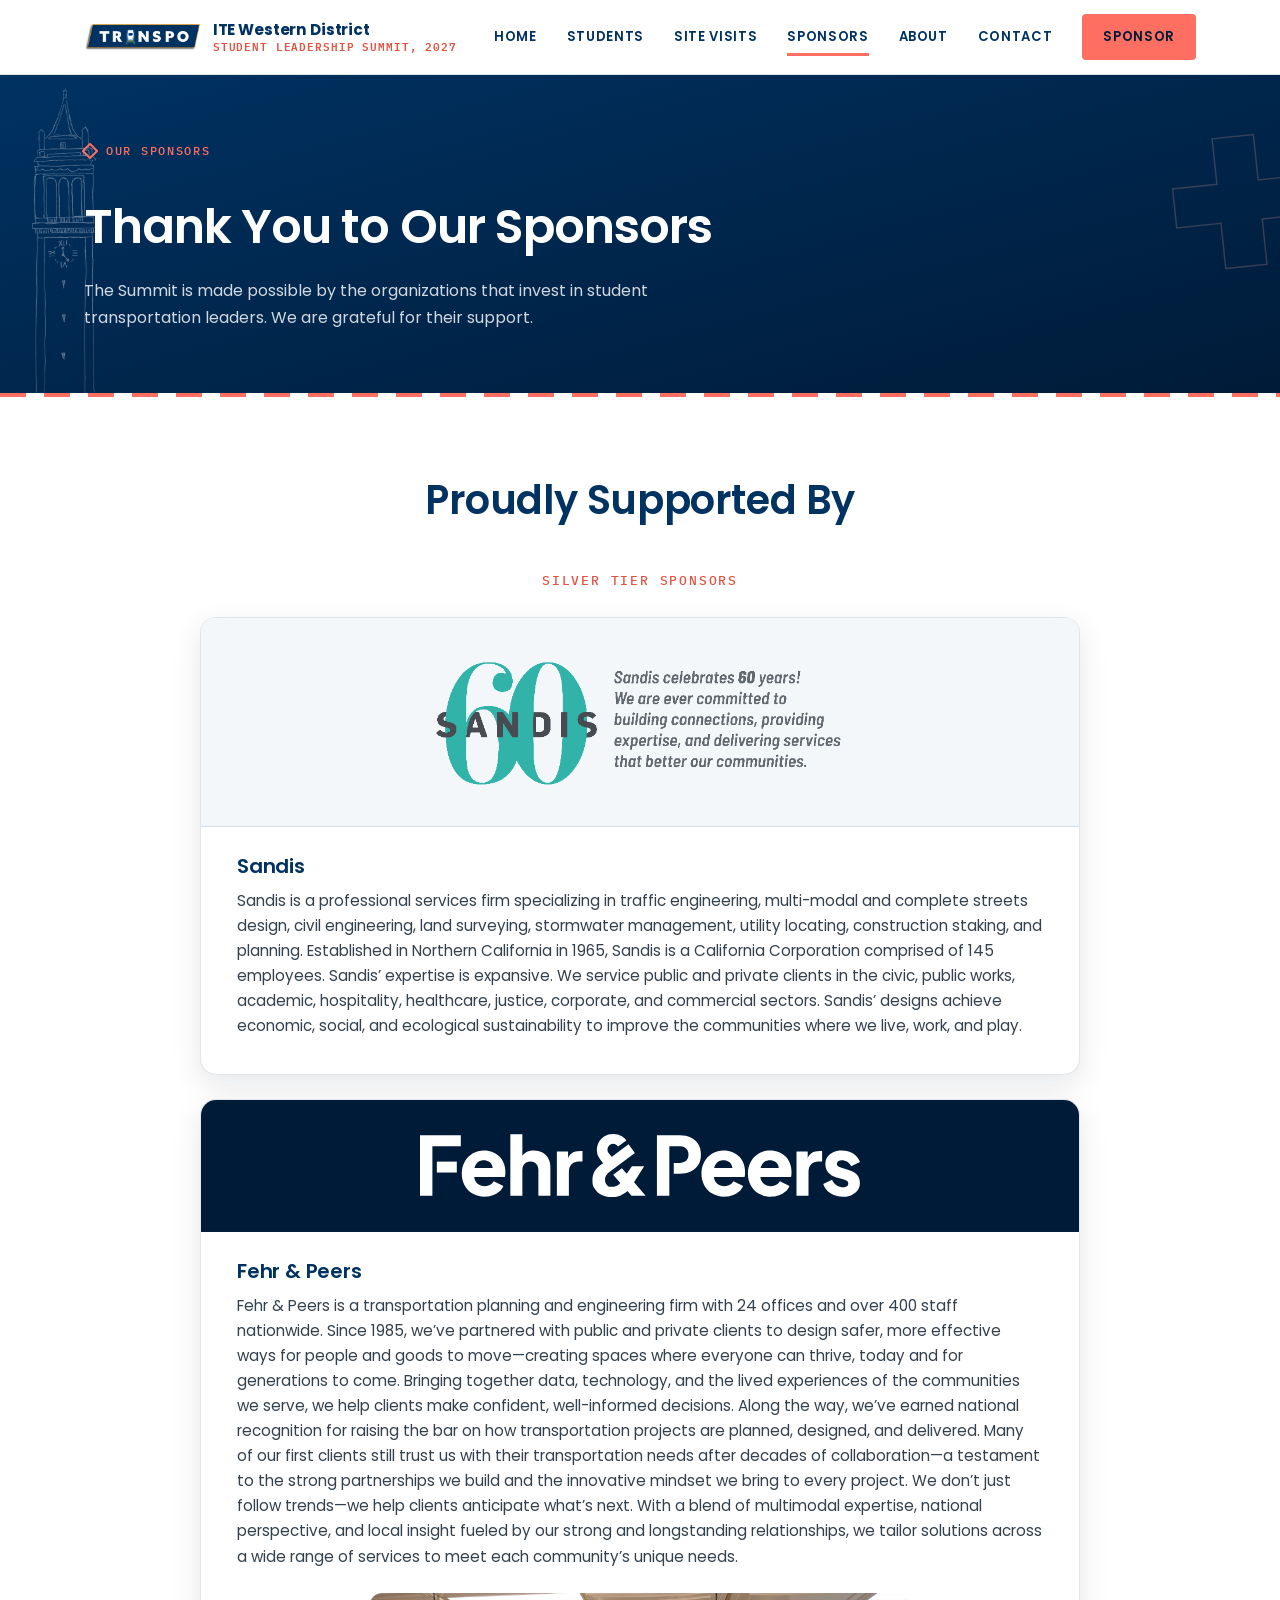
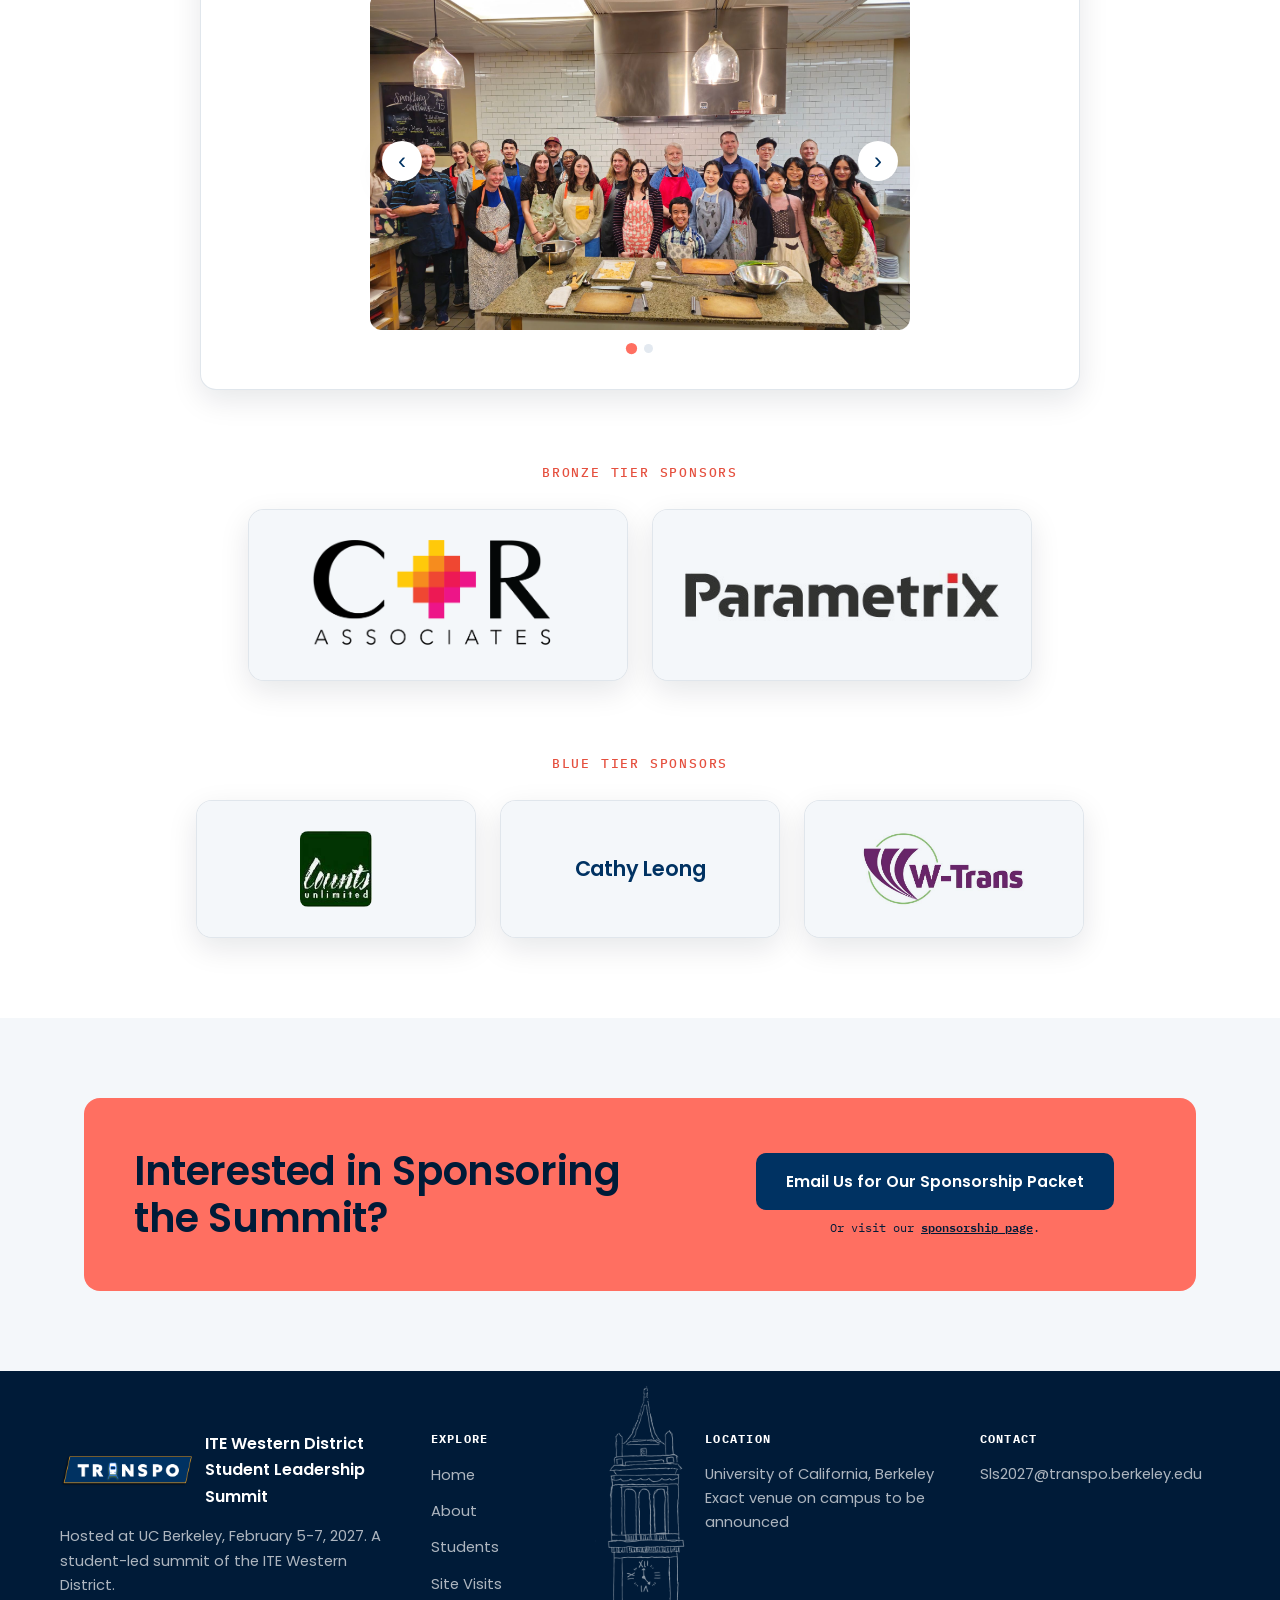
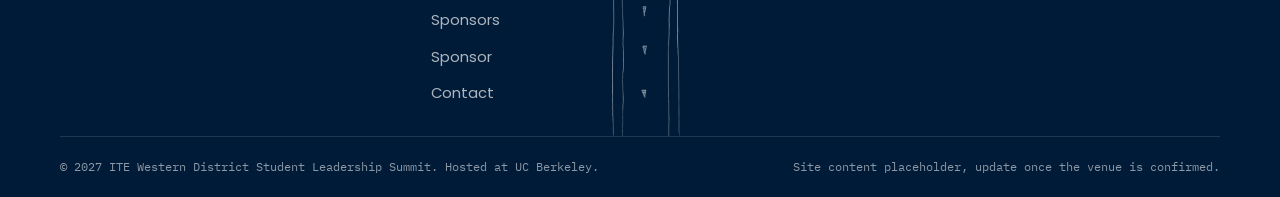
<file: sponsors.html>
<!DOCTYPE html>
<html lang="en">
<head>
<meta charset="UTF-8">
<meta name="viewport" content="width=device-width, initial-scale=1.0">
<title>Sponsors | ITE Western District Student Leadership Summit 2027</title>
<meta name="description" content="Thank you to the sponsors of the ITE Western District Student Leadership Summit at UC Berkeley, and how your organization can get involved.">
<link rel="preconnect" href="https://fonts.googleapis.com">
<link href="https://fonts.googleapis.com/css2?family=Poppins:wght@400;500;600;700&family=IBM+Plex+Mono:wght@500;600&display=swap" rel="stylesheet">
<link rel="stylesheet" href="assets/css/style.css?v=14">
</head>
<body>

<header class="site-header">
  <div class="nav-bar">
    <a class="brand" href="index.html">
      <img class="brand-mark" src="assets/img/transpo-logo.png" alt="Transpo">
      <span class="brand-text"><b>ITE Western District</b><span>Student Leadership Summit, 2027</span></span>
    </a>
    <button class="nav-toggle" aria-label="Toggle navigation"><span></span><span></span><span></span></button>
    <nav class="nav-links">
      <a href="index.html">Home</a>
      <a href="students.html">Students</a>
      <a href="site-visits.html">Site Visits</a>
      <a href="sponsors.html" class="active">Sponsors</a>
      <a href="about.html">About</a>
      <a href="contact.html">Contact</a>
      <a href="sponsorship.html" class="nav-cta">Sponsor</a>
    </nav>
  </div>
</header>

<section class="page-hero blueprint">
  <img class="hero-campanile" src="assets/img/campanile.webp" alt="" aria-hidden="true">
  <div class="hero-watermark" aria-hidden="true" style="font-size:16rem;top:40%">+</div>
  <div class="wrap">
    <p class="eyebrow">Our Sponsors</p>
    <h1>Thank You to Our Sponsors</h1>
    <p>The Summit is made possible by the organizations that invest in student transportation leaders. We are grateful for their support.</p>
  </div>
</section>
<div class="dash-divider"></div>

<section class="section">
  <div class="wrap">
    <div class="section-head center">
      <h2>Proudly Supported By</h2>
    </div>

    <!-- Tiers run top to bottom: Gold, Silver, Bronze, Blue. Only add a tier block once it has a sponsor.
         Each block is <div class="sponsor-tier tier-NAME"> with tier-gold / tier-silver / tier-bronze / tier-blue. -->

    <div class="sponsor-tier tier-silver">
      <p class="tier-label">Silver Tier Sponsors</p>
      <div class="sponsor-grid">
      <article class="sponsor-card">
        <div class="sponsor-logo"><img src="assets/img/sponsors/sandis-logo.png" alt="Sandis celebrates 60 years! We are ever committed to building connections, providing expertise, and delivering services that better our communities."></div>
        <div class="sponsor-body">
          <h3>Sandis</h3>
          <p>Sandis is a professional services firm specializing in traffic engineering, multi-modal and complete streets design, civil engineering, land surveying, stormwater management, utility locating, construction staking, and planning. Established in Northern California in 1965, Sandis is a California Corporation comprised of 145 employees. Sandis&rsquo; expertise is expansive. We service public and private clients in the civic, public works, academic, hospitality, healthcare, justice, corporate, and commercial sectors. Sandis&rsquo; designs achieve economic, social, and ecological sustainability to improve the communities where we live, work, and play.</p>
        </div>
      </article>
      <article class="sponsor-card">
        <div class="sponsor-logo sponsor-logo-dark"><img src="assets/img/sponsors/fehr-peers-logo.svg" alt="Fehr &amp; Peers"></div>
        <div class="sponsor-body">
          <h3>Fehr &amp; Peers</h3>
          <p>Fehr &amp; Peers is a transportation planning and engineering firm with 24 offices and over 400 staff nationwide. Since 1985, we&rsquo;ve partnered with public and private clients to design safer, more effective ways for people and goods to move&mdash;creating spaces where everyone can thrive, today and for generations to come. Bringing together data, technology, and the lived experiences of the communities we serve, we help clients make confident, well-informed decisions. Along the way, we&rsquo;ve earned national recognition for raising the bar on how transportation projects are planned, designed, and delivered. Many of our first clients still trust us with their transportation needs after decades of collaboration&mdash;a testament to the strong partnerships we build and the innovative mindset we bring to every project. We don&rsquo;t just follow trends&mdash;we help clients anticipate what&rsquo;s next. With a blend of multimodal expertise, national perspective, and local insight fueled by our strong and longstanding relationships, we tailor solutions across a wide range of services to meet each community&rsquo;s unique needs.</p>
        </div>
        <div class="sponsor-media">
          <div class="sponsor-carousel" role="group" aria-roledescription="carousel" aria-label="Fehr &amp; Peers photos">
            <div class="sc-viewport">
              <div class="sc-track">
                <img src="assets/img/sponsors/fehr-peers-cooking-class.jpg" alt="The Fehr &amp; Peers team at a group cooking class" loading="lazy">
                <img src="assets/img/sponsors/fehr-peers-crocs-softball.jpg" alt="The Fehr &amp; Peers &ldquo;Crocs&rdquo; softball team in matching green jerseys" loading="lazy">
              </div>
              <button type="button" class="pic-arrow sc-prev" aria-label="Previous photo">&#8249;</button>
              <button type="button" class="pic-arrow sc-next" aria-label="Next photo">&#8250;</button>
            </div>
            <div class="sc-dots"></div>
          </div>
        </div>
      </article>
      </div>
    </div>

    <div class="sponsor-tier tier-bronze">
      <p class="tier-label">Bronze Tier Sponsors</p>
      <div class="sponsor-grid sponsor-grid-logos">
        <article class="sponsor-card">
          <div class="sponsor-logo"><img src="assets/img/sponsors/cr-associates-logo.png" alt="C+R Associates"></div>
        </article>
        <article class="sponsor-card">
          <div class="sponsor-logo"><img class="logo-multiply" src="assets/img/sponsors/parametrix-logo.png" alt="Parametrix" style="width:320px"></div>
        </article>
      </div>
    </div>

    <div class="sponsor-tier tier-blue">
      <p class="tier-label">Blue Tier Sponsors</p>
      <div class="sponsor-grid sponsor-grid-logos">
        <article class="sponsor-card">
          <div class="sponsor-logo"><img class="logo-tile" src="assets/img/sponsors/counts-unlimited-logo.jpg" alt="Counts Unlimited"></div>
        </article>
        <article class="sponsor-card">
          <div class="sponsor-logo"><span class="sponsor-name">Cathy Leong</span></div>
        </article>
        <article class="sponsor-card">
          <div class="sponsor-logo"><img class="logo-multiply" src="assets/img/sponsors/w-trans-logo.jpg" alt="W-Trans"></div>
        </article>
      </div>
    </div>

    <!-- Sponsor card template. Logo first (add sponsor-logo-dark for white logos), then an optional .sponsor-body:
      <article class="sponsor-card">
        <div class="sponsor-logo"><img src="assets/img/sponsors/NAME.png" alt="Company name"></div>
        <div class="sponsor-body"><h3>Company name</h3><p>Blurb.</p></div>
      </article>
    -->
  </div>
  </div>
</section>

<section class="section section-alt blueprint-light">
  <div class="wrap">
    <div class="cta-banner">
      <h2>Interested in Sponsoring the Summit?</h2>
      <div style="position:relative;z-index:1;text-align:center;width:100%;max-width:400px;margin:0 auto">
        <a href="mailto:sls2027@transpo.berkeley.edu?subject=SLS%202027%20Sponsorship%20Inquiry" class="btn btn-blue" style="white-space:normal;text-align:center">Email Us for Our Sponsorship Packet</a>
        <p style="margin:8px 0 0;font-family:var(--mono);font-size:0.72rem;color:var(--blue-dark)">
          Or visit our <a href="sponsorship.html" style="text-decoration:underline;font-weight:600">sponsorship page</a>.
        </p>
      </div>
    </div>
  </div>
</section>

<footer class="site-footer">
  <div class="footer-top wrap">
    <img class="footer-campanile" src="assets/img/campanile.webp" alt="" aria-hidden="true">
    <div class="footer-grid">
      <div>
        <div class="footer-brand">
          <img src="assets/img/transpo-logo.png" alt="Transpo">
          <b>ITE Western District<br>Student Leadership Summit</b>
        </div>
        <p>Hosted at UC Berkeley, February 5-7, 2027. A student-led summit of the ITE Western District.</p>
      </div>
      <div>
        <h4>Explore</h4>
        <ul class="footer-links">
          <li><a href="index.html">Home</a></li>
          <li><a href="about.html">About</a></li>
          <li><a href="students.html">Students</a></li>
          <li><a href="site-visits.html">Site Visits</a></li>
          <li><a href="sponsors.html">Sponsors</a></li>
          <li><a href="sponsorship.html">Sponsor</a></li>
          <li><a href="contact.html">Contact</a></li>
        </ul>
      </div>
      <div>
        <h4>Location</h4>
        <p>University of California, Berkeley<br>Exact venue on campus to be announced</p>
      </div>
      <div>
        <h4>Contact</h4>
        <p><a href="mailto:Sls2027@transpo.berkeley.edu">Sls2027@transpo.berkeley.edu</a></p>
      </div>
    </div>
  </div>
  <div class="footer-bottom wrap">
    <span>&copy; 2027 ITE Western District Student Leadership Summit. Hosted at UC Berkeley.</span>
    <span>Site content placeholder, update once the venue is confirmed.</span>
  </div>
</footer>

<script src="assets/js/main.js?v=14"></script>
</body>
</html>
</file>
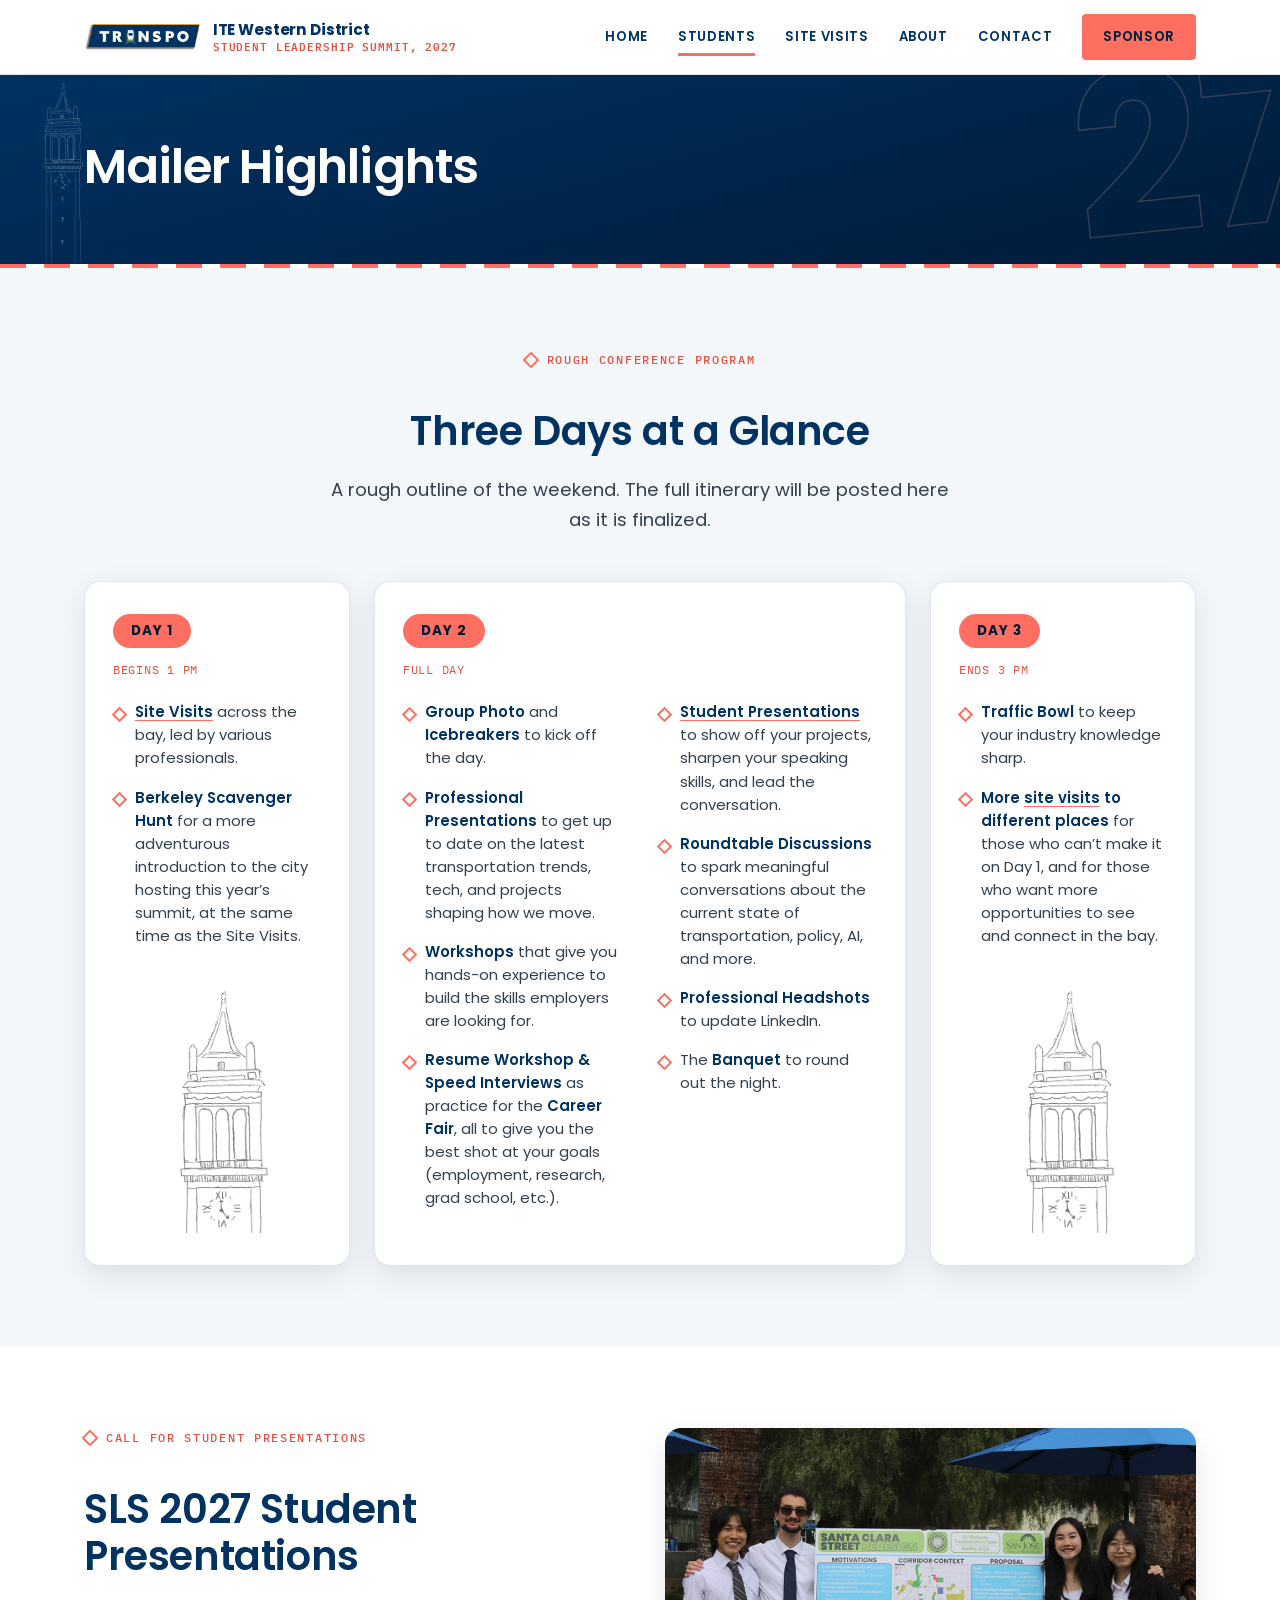
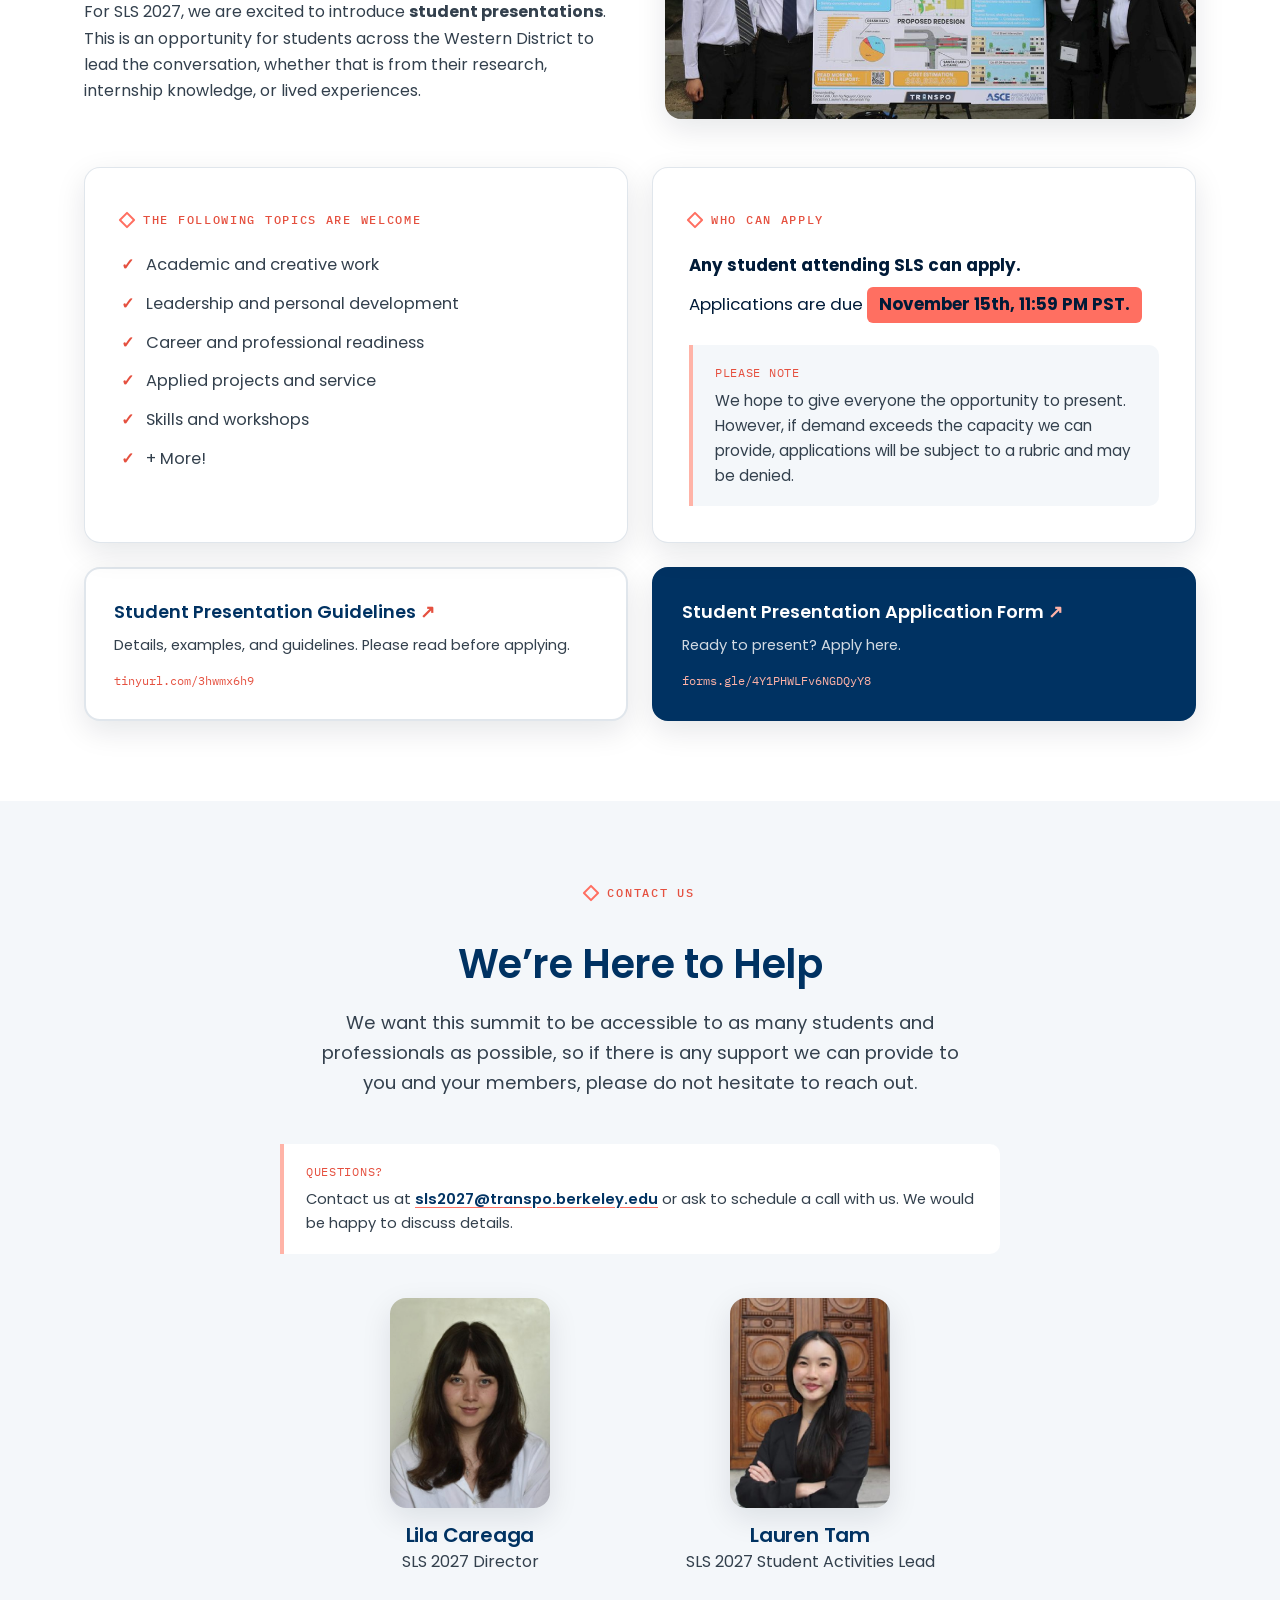
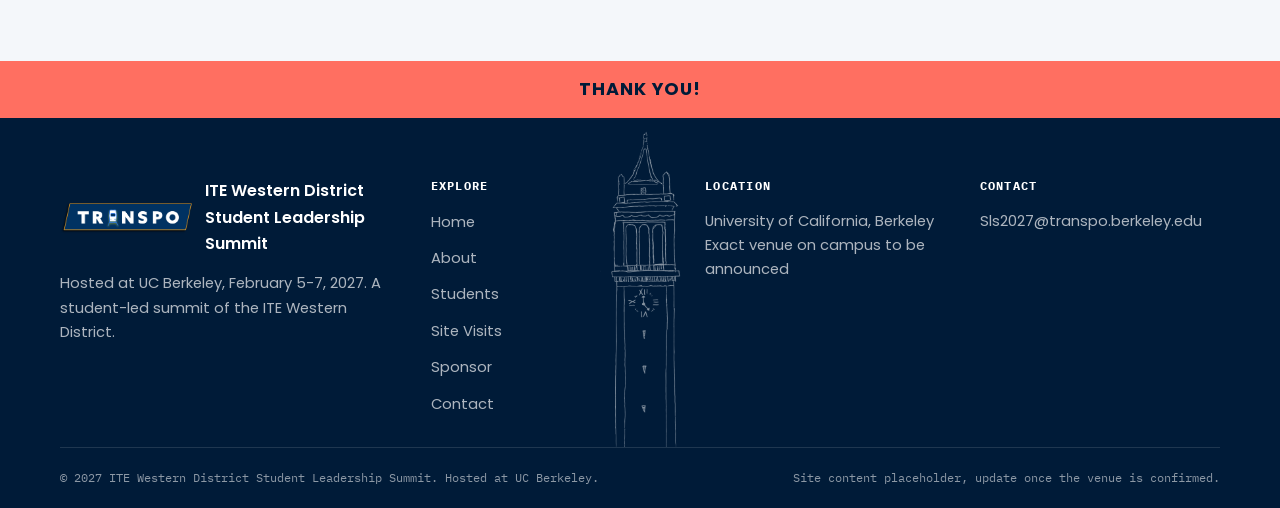
<file: students.html>
<!DOCTYPE html>
<html lang="en">
<head>
<meta charset="UTF-8">
<meta name="viewport" content="width=device-width, initial-scale=1.0">
<title>Students | ITE Western District Student Leadership Summit 2027</title>
<meta name="description" content="Everything students need for the ITE Western District Student Leadership Summit at UC Berkeley, February 5-7, 2027: what the weekend looks like and how to present as a student.">
<link rel="preconnect" href="https://fonts.googleapis.com">
<link href="https://fonts.googleapis.com/css2?family=Poppins:wght@400;500;600;700&family=IBM+Plex+Mono:wght@500;600&display=swap" rel="stylesheet">
<link rel="stylesheet" href="assets/css/style.css?v=15">
</head>
<body>

<header class="site-header">
  <div class="nav-bar">
    <a class="brand" href="index.html">
      <img class="brand-mark" src="assets/img/transpo-logo.png" alt="Transpo">
      <span class="brand-text"><b>ITE Western District</b><span>Student Leadership Summit, 2027</span></span>
    </a>
    <button class="nav-toggle" aria-label="Toggle navigation"><span></span><span></span><span></span></button>
    <nav class="nav-links">
      <a href="index.html">Home</a>
      <a href="students.html" class="active">Students</a>
      <a href="site-visits.html">Site Visits</a>
      <a href="about.html">About</a>
      <a href="contact.html">Contact</a>
      <a href="sponsor.html" class="nav-cta">Sponsor</a>
    </nav>
  </div>
</header>

<section class="page-hero blueprint">
  <img class="hero-campanile" src="assets/img/campanile.webp" alt="" aria-hidden="true">
  <div class="hero-watermark" aria-hidden="true" style="font-size:14rem;top:40%">27</div>
  <div class="wrap">
    <h1>Mailer Highlights</h1>
  </div>
</section>
<div class="dash-divider"></div>

<section class="section section-alt blueprint-light" id="program">
  <div class="wrap">
    <div class="section-head center">
      <p class="eyebrow center" style="justify-content:center">Rough Conference Program</p>
      <h2>Three Days at a Glance</h2>
      <p class="lede" style="margin:0 auto">A rough outline of the weekend. The full itinerary will be posted here as it is finalized.</p>
    </div>
    <div class="day-grid">
      <article class="card day-card">
        <span class="day-pill">Day 1</span>
        <p class="day-time">Begins 1 PM</p>
        <ul class="day-list">
          <li><b><a href="site-visits.html">Site Visits</a></b> across the bay, led by various professionals.</li>
          <li><b>Berkeley Scavenger Hunt</b> for a more adventurous introduction to the city hosting this year&rsquo;s summit, at the same time as the Site Visits.</li>
        </ul>
        <div class="day-campanile" aria-hidden="true"></div>
      </article>
      <article class="card day-card day-card-wide">
        <span class="day-pill">Day 2</span>
        <p class="day-time">Full day</p>
        <ul class="day-list">
          <li><b>Group Photo</b> and <b>Icebreakers</b> to kick off the day.</li>
          <li><b>Professional Presentations</b> to get up to date on the latest transportation trends, tech, and projects shaping how we move.</li>
          <li><b>Workshops</b> that give you hands-on experience to build the skills employers are looking for.</li>
          <li><b>Resume Workshop &amp; Speed Interviews</b> as practice for the <b>Career Fair</b>, all to give you the best shot at your goals (employment, research, grad school, etc.).</li>
          <li><b><a href="#student-presentations">Student Presentations</a></b> to show off your projects, sharpen your speaking skills, and lead the conversation.</li>
          <li><b>Roundtable Discussions</b> to spark meaningful conversations about the current state of transportation, policy, AI, and more.</li>
          <li><b>Professional Headshots</b> to update LinkedIn.</li>
          <li>The <b>Banquet</b> to round out the night.</li>
        </ul>
      </article>
      <article class="card day-card">
        <span class="day-pill">Day 3</span>
        <p class="day-time">Ends 3 PM</p>
        <ul class="day-list">
          <li><b>Traffic Bowl</b> to keep your industry knowledge sharp.</li>
          <li><b>More <a href="site-visits.html">site visits</a> to different places</b> for those who can&rsquo;t make it on Day 1, and for those who want more opportunities to see and connect in the bay.</li>
        </ul>
        <div class="day-campanile" aria-hidden="true"></div>
      </article>
    </div>
  </div>
</section>

<section class="section" id="student-presentations">
  <div class="wrap">
    <div class="about-block">
      <div>
        <p class="eyebrow">Call for Student Presentations</p>
        <h2>SLS 2027 Student Presentations</h2>
        <p>For SLS 2027, we are excited to introduce <b>student presentations</b>. This is an opportunity for students across the Western District to lead the conversation, whether that is from their research, internship knowledge, or lived experiences.</p>
      </div>
      <img class="photo-frame" src="assets/img/students/student-presenters.jpg" alt="Four students presenting a Santa Clara Street redesign poster at a past conference" loading="lazy">
    </div>

    <div class="present-grid">
      <div class="card">
        <p class="eyebrow">The Following Topics Are Welcome</p>
        <ul class="check-list">
          <li>Academic and creative work</li>
          <li>Leadership and personal development</li>
          <li>Career and professional readiness</li>
          <li>Applied projects and service</li>
          <li>Skills and workshops</li>
          <li>+ More!</li>
        </ul>
      </div>
      <div class="card">
        <p class="eyebrow">Who Can Apply</p>
        <p class="deadline"><b>Any student attending SLS can apply.</b><br>Applications are due <span>November 15th, 11:59 PM PST.</span></p>
        <p class="note-box" style="margin:0"><span class="sta">Please note</span>We hope to give everyone the opportunity to present. However, if demand exceeds the capacity we can provide, applications will be subject to a rubric and may be denied.</p>
      </div>
    </div>

    <div class="link-cards">
      <a class="link-card" href="https://tinyurl.com/3hwmx6h9" target="_blank" rel="noopener">
        <span class="link-card-label">Student Presentation Guidelines</span>
        <span class="link-card-desc">Details, examples, and guidelines. Please read before applying.</span>
        <span class="link-card-url">tinyurl.com/3hwmx6h9</span>
      </a>
      <a class="link-card link-card-primary" href="https://forms.gle/4Y1PHWLFv6NGDQyY8" target="_blank" rel="noopener">
        <span class="link-card-label">Student Presentation Application Form</span>
        <span class="link-card-desc">Ready to present? Apply here.</span>
        <span class="link-card-url">forms.gle/4Y1PHWLFv6NGDQyY8</span>
      </a>
    </div>
  </div>
</section>

<section class="section section-alt blueprint-light" id="contact">
  <div class="wrap">
    <div class="section-head center">
      <p class="eyebrow center" style="justify-content:center">Contact Us</p>
      <h2>We&rsquo;re Here to Help</h2>
      <p class="lede" style="margin:0 auto">We want this summit to be accessible to as many students and professionals as possible, so if there is any support we can provide to you and your members, please do not hesitate to reach out.</p>
    </div>

    <div class="contact-notes">
      <p class="note-box"><span class="sta">Questions?</span>Contact us at <a href="mailto:sls2027@transpo.berkeley.edu" class="text-link">sls2027@transpo.berkeley.edu</a> or ask to schedule a call with us. We would be happy to discuss details.</p>
    </div>

    <div class="people-grid">
      <article class="person">
        <img src="assets/img/students/lila-careaga.jpg" alt="Lila Careaga" loading="lazy">
        <h3>Lila Careaga</h3>
        <p class="person-role">SLS 2027 Director</p>
      </article>
      <article class="person">
        <img src="assets/img/students/lauren-tam.jpg" alt="Lauren Tam" loading="lazy">
        <h3>Lauren Tam</h3>
        <p class="person-role">SLS 2027 Student Activities Lead</p>
      </article>
    </div>
  </div>
</section>

<div class="thanks-band">Thank you!</div>

<footer class="site-footer">
  <div class="footer-top wrap">
    <img class="footer-campanile" src="assets/img/campanile.webp" alt="" aria-hidden="true">
    <div class="footer-grid">
      <div>
        <div class="footer-brand">
          <img src="assets/img/transpo-logo.png" alt="Transpo">
          <b>ITE Western District<br>Student Leadership Summit</b>
        </div>
        <p>Hosted at UC Berkeley, February 5-7, 2027. A student-led summit of the ITE Western District.</p>
      </div>
      <div>
        <h4>Explore</h4>
        <ul class="footer-links">
          <li><a href="index.html">Home</a></li>
          <li><a href="about.html">About</a></li>
          <li><a href="students.html">Students</a></li>
          <li><a href="site-visits.html">Site Visits</a></li>
          <li><a href="sponsor.html">Sponsor</a></li>
          <li><a href="contact.html">Contact</a></li>
        </ul>
      </div>
      <div>
        <h4>Location</h4>
        <p>University of California, Berkeley<br>Exact venue on campus to be announced</p>
      </div>
      <div>
        <h4>Contact</h4>
        <p><a href="mailto:Sls2027@transpo.berkeley.edu">Sls2027@transpo.berkeley.edu</a></p>
      </div>
    </div>
  </div>
  <div class="footer-bottom wrap">
    <span>&copy; 2027 ITE Western District Student Leadership Summit. Hosted at UC Berkeley.</span>
    <span>Site content placeholder, update once the venue is confirmed.</span>
  </div>
</footer>

<script src="assets/js/main.js?v=15"></script>
</body>
</html>
</file>
<file: assets/css/style.css>
/* ITE Western District Student Leadership Summit 2027, UC Berkeley
   Palette: Berkeley Blue #003262 / Coral #FF6F61 / Soft Pink #FFB3A7
   Display + body: Poppins. Technical/annotation accent: IBM Plex Mono
   (the mono face nods to survey stationing, spec sheets, and plan-set
   callouts, the vernacular of transportation engineering drawings). */

:root {
  --blue: #003262;
  --blue-dark: #001b38;
  --blue-mid: #06478c;
  --coral: #FF6F61;
  --coral-dark: #E5503F;
  --pink: #FFB3A7;
  --ink: #1c1c1c;
  --fog: #F4F7FA;
  --fog-dark: #E3E9F0;
  --white: #ffffff;
  --line: rgba(0,50,98,0.12);
  --shadow: 0 10px 30px rgba(0,20,40,0.10);
  --radius: 16px;
  --max: 1160px;
  --mono: 'IBM Plex Mono', ui-monospace, Menlo, monospace;
  --display: 'Poppins', -apple-system, Segoe UI, Roboto, sans-serif;
}

* { box-sizing: border-box; }
html { scroll-behavior: smooth; }
body {
  margin: 0;
  font-family: var(--display);
  color: var(--ink);
  background: var(--white);
  line-height: 1.65;
  -webkit-font-smoothing: antialiased;
}
img, svg { max-width: 100%; display: block; }
a { color: inherit; text-decoration: none; }
.wrap { max-width: var(--max); margin: 0 auto; padding: 0 24px; }

h1, h2, h3, h4 {
  font-family: var(--display);
  font-weight: 700;
  letter-spacing: -0.01em;
  line-height: 1.16;
  color: var(--blue);
  margin: 0 0 0.5em;
}
h1 { font-size: clamp(2.5rem, 5.6vw, 4.2rem); font-weight: 600; letter-spacing: -0.02em; }
h2 { font-size: clamp(1.8rem, 3.4vw, 2.5rem); font-weight: 600; }
h3 { font-size: 1.25rem; font-weight: 600; }
p { margin: 0 0 1em; color: #33404d; }
.lede { font-size: 1.14rem; color: #33404d; max-width: 640px; }

.eyebrow {
  display: inline-flex;
  align-items: center;
  gap: 10px;
  font-family: var(--mono);
  font-weight: 500;
  text-transform: uppercase;
  letter-spacing: 0.14em;
  font-size: 0.76rem;
  color: var(--coral-dark);
  margin-bottom: 38px;
}
.eyebrow::before {
  content: "";
  width: 8px; height: 8px;
  border: 2px solid var(--coral);
  border-radius: 1px;
  transform: rotate(45deg);
  display: inline-block;
  flex-shrink: 0;
}

/* ---------- Blueprint grid texture (signature motif) ----------
   A drafting-table backdrop: fine grid lines like plan-set paper,
   used sparingly behind the hero and alternating sections. */
.blueprint {
  position: relative;
  background-image:
    linear-gradient(rgba(255,255,255,0.05) 1px, transparent 1px),
    linear-gradient(90deg, rgba(255,255,255,0.05) 1px, transparent 1px);
  background-size: 36px 36px;
}
.blueprint-light {
  background-color: var(--fog);
  background-image:
    linear-gradient(rgba(0,50,98,0.05) 1px, transparent 1px),
    linear-gradient(90deg, rgba(0,50,98,0.05) 1px, transparent 1px);
  background-size: 32px 32px;
}
.crosshair {
  position: absolute;
  width: 14px; height: 14px;
  opacity: 0.5;
}
.crosshair::before, .crosshair::after { content: ""; position: absolute; background: var(--pink); }
.crosshair::before { top: 6px; left: 0; width: 14px; height: 1.5px; }
.crosshair::after { top: 0; left: 6px; width: 1.5px; height: 14px; }
.crosshair.tl { top: 18px; left: 18px; }
.crosshair.br { bottom: 18px; right: 18px; }

/* ---------- Buttons ---------- */
.btn {
  display: inline-flex;
  align-items: center;
  gap: 8px;
  font-family: var(--display);
  font-weight: 600;
  font-size: 0.96rem;
  padding: 14px 28px;
  border-radius: 10px;
  border: 2px solid transparent;
  cursor: pointer;
  transition: transform 0.15s ease, box-shadow 0.15s ease, background 0.15s ease, color 0.15s ease;
}
.btn:hover { transform: translateY(-2px); }
.btn-coral { background: var(--coral); color: var(--blue-dark); }
.btn-coral:hover { background: #FF8B7F; box-shadow: 0 8px 20px rgba(255,111,97,0.4); }
.btn-outline { background: transparent; color: var(--white); border-color: rgba(255,255,255,0.55); }
.btn-outline:hover { background: rgba(255,255,255,0.12); border-color: var(--white); }
.btn-blue { background: var(--blue); color: var(--white); }
.btn-blue:hover { background: var(--blue-mid); box-shadow: 0 8px 20px rgba(0,50,98,0.3); }
.btn-block { width: 100%; justify-content: center; }

/* ---------- Header / Nav ---------- */
.site-header {
  position: sticky;
  top: 0;
  z-index: 100;
  background: var(--white);
  border-bottom: 1px solid var(--line);
}
.nav-bar {
  display: flex;
  align-items: center;
  justify-content: space-between;
  padding: 14px 24px;
  max-width: var(--max);
  margin: 0 auto;
  gap: 20px;
}
.brand {
  display: flex;
  align-items: center;
  gap: 12px;
  font-weight: 600;
  color: var(--blue);
  line-height: 1.05;
}
.brand-mark { height: 28px; width: auto; flex-shrink: 0; }
.brand-text b { display: block; font-size: 0.95rem; letter-spacing: -0.01em; }
.brand-text span { display: block; font-family: var(--mono); font-size: 0.68rem; color: var(--coral-dark); letter-spacing: 0.08em; text-transform: uppercase; margin-top: 2px; }

.nav-links {
  display: flex;
  align-items: center;
  gap: 30px;
  font-family: var(--display);
  font-weight: 600;
  text-transform: uppercase;
  letter-spacing: 0.05em;
  font-size: 0.82rem;
}
.nav-links a:not(.nav-cta) { color: var(--blue); position: relative; padding: 6px 0; }
.nav-links a::after {
  content: "";
  position: absolute; left: 0; right: 100%; bottom: -2px;
  height: 3px; background: var(--coral);
  transition: right 0.2s ease;
}
.nav-links a:hover::after, .nav-links a.active::after { right: 0; }
.nav-links a.active { color: var(--blue); }
.nav-cta {
  background: var(--coral);
  color: var(--blue-dark) !important;
  padding: 12px 21px;
  border-radius: 4px;
}
.nav-cta::after { display: none; }

.nav-toggle {
  display: none;
  flex-direction: column;
  gap: 5px;
  background: none;
  border: none;
  cursor: pointer;
  padding: 6px;
}
.nav-toggle span { width: 26px; height: 3px; background: var(--blue); border-radius: 2px; }

@media (max-width: 1100px) {
  .nav-toggle { display: flex; }
  .nav-links {
    position: absolute;
    top: 100%; left: 0; right: 0;
    background: var(--white);
    flex-direction: column;
    align-items: flex-start;
    gap: 4px;
    padding: 10px 24px 20px;
    border-bottom: 1px solid var(--line);
    display: none;
  }
  .nav-links.open { display: flex; }
  .nav-links a { width: 100%; padding: 10px 0; }
  .nav-cta { width: 100%; text-align: center; }
}

/* ---------- Route strip marquee ---------- */
.route-strip {
  background: var(--blue-dark);
  overflow: hidden;
  white-space: nowrap;
  padding: 10px 0;
}
.route-strip .track {
  display: inline-flex;
  gap: 44px;
  animation: scroll-left 28s linear infinite;
  font-family: var(--mono);
  text-transform: uppercase;
  letter-spacing: 0.1em;
  font-size: 0.74rem;
  color: rgba(255,255,255,0.85);
}
.route-strip .track span { display: inline-flex; align-items: center; gap: 10px; }
.route-strip .track span::before { content: "\2022"; color: var(--pink); font-size: 1.2rem; }
@keyframes scroll-left {
  from { transform: translateX(0); }
  to { transform: translateX(-50%); }
}

.dash-divider {
  height: 4px;
  background-image: repeating-linear-gradient(90deg, var(--coral) 0 26px, transparent 26px 44px);
  margin: 0;
}

/* ---------- Hero ---------- */
.hero {
  position: relative;
  background: linear-gradient(165deg, var(--blue) 0%, var(--blue-dark) 100%);
  color: var(--white);
  overflow: hidden;
  padding: 90px 0 60px;
}
.hero-roads {
  position: absolute;
  inset: 0;
  opacity: 0.16;
  pointer-events: none;
}
.hero-watermark {
  position: absolute;
  top: 50%;
  right: -40px;
  transform: translateY(-50%) rotate(-6deg);
  font-family: var(--display);
  font-weight: 700;
  font-size: 22rem;
  line-height: 1;
  color: transparent;
  -webkit-text-stroke: 1.5px rgba(255,179,167,0.2);
  pointer-events: none;
  z-index: 1;
  user-select: none;
}
/* Campanile line drawing is white on black; "screen" blending drops the black
   so only the white strokes show over the blue. */
.hero-campanile {
  position: absolute;
  bottom: 0;
  left: max(60px, calc((100% - 1112px) / 4));
  transform: translateX(-50%);
  height: 100%;
  width: auto;
  max-width: none;
  opacity: 0.38;
  mix-blend-mode: screen;
  pointer-events: none;
  user-select: none;
  z-index: 1;
}
@media (max-width: 1200px) { .hero-campanile { opacity: 0.2; } }
@media (max-width: 900px) { .hero-campanile { display: none; } }
.hero-inner {
  position: relative;
  z-index: 2;
  display: grid;
  grid-template-columns: 1.15fr 0.85fr;
  gap: 40px;
  align-items: center;
  max-width: var(--max);
  margin: 0 auto;
  padding: 0 24px;
}
.hero h1 { color: var(--white); }
.hero .lede { color: rgba(255,255,255,0.86); }
.hero-meta {
  display: flex;
  flex-wrap: wrap;
  gap: 14px 26px;
  margin: 26px 0 32px;
  font-family: var(--mono);
  text-transform: uppercase;
  letter-spacing: 0.04em;
  font-size: 0.82rem;
}
.hero-meta div { display: flex; align-items: center; gap: 8px; color: var(--white); }
.hero-meta svg { width: 20px; height: 20px; fill: var(--coral); }
.hero-actions { display: flex; gap: 16px; flex-wrap: wrap; }
.hero-art { position: relative; z-index: 2; }
.hero-art svg { width: 100%; height: auto; display: block; }

/* Interactive site visits map: each stop links to its synopsis. */
.map-link { cursor: pointer; outline: none; }
.map-link .hit { fill: #000; fill-opacity: 0; }
.map-link text, .map-link tspan, .map-link circle { transition: fill 0.15s ease; }
.map-link:hover text, .map-link:hover tspan,
.map-link:focus-visible text, .map-link:focus-visible tspan { fill: #FFB3A7; text-decoration: underline; }
.map-link:hover circle[fill="#FFFFFF"], .map-link:focus-visible circle[fill="#FFFFFF"] { fill: #FFB3A7; }
.map-link:focus-visible .hit { stroke: #FFB3A7; stroke-width: 2; stroke-opacity: 0.8; }

@media (max-width: 900px) {
  .hero-inner { grid-template-columns: 1fr; }
  .hero-art { order: -1; width: 100%; max-width: 400px; margin: 0 auto 10px; }
  .hero-watermark { font-size: 12rem; opacity: 0.6; }
}

/* ---------- Sections ---------- */
.section { padding: 80px 0; }
.section-alt { background: var(--fog); }
.section-head { max-width: 680px; margin-bottom: 46px; }
.section-head.center { margin: 0 auto 46px; text-align: center; }

.grid-4 { display: grid; grid-template-columns: repeat(4, 1fr); gap: 24px; }
.grid-3 { display: grid; grid-template-columns: repeat(3, 1fr); gap: 24px; }
.grid-2 { display: grid; grid-template-columns: repeat(2, 1fr); gap: 40px; }
@media (max-width: 980px) { .grid-4 { grid-template-columns: repeat(2, 1fr); } .grid-3 { grid-template-columns: repeat(2,1fr); } }
@media (max-width: 640px) { .grid-4, .grid-3, .grid-2 { grid-template-columns: 1fr; } }

/* Cards carry drafting-sheet corner ticks, a small recurring detail
   that reads as "plan sheet" rather than a generic bordered box. */
.card {
  position: relative;
  background: var(--white);
  border: 1px solid var(--line);
  border-radius: var(--radius);
  padding: 40px 36px 36px;
  box-shadow: var(--shadow);
  transition: transform 0.2s ease, box-shadow 0.2s ease;
}
.card::before, .card::after {
  content: "";
  position: absolute;
  width: 12px; height: 12px;
  border: 2px solid var(--coral);
  opacity: 0;
  transition: opacity 0.2s ease;
}
.card::before { top: 8px; left: 8px; border-right: none; border-bottom: none; }
.card::after { bottom: 8px; right: 8px; border-left: none; border-top: none; }
.card:hover { transform: translateY(-4px); box-shadow: 0 16px 34px rgba(0,20,40,0.14); }
.card:hover::before, .card:hover::after { opacity: 1; }
.card .icon {
  width: 52px; height: 52px;
  border-radius: 10px;
  background: var(--blue);
  display: flex; align-items: center; justify-content: center;
  margin-bottom: 16px;
}
.card .icon svg { width: 28px; height: 28px; fill: var(--coral); }
.card h3 { margin-bottom: 8px; }
.card p:not(.eyebrow) { margin: 0; font-size: 0.95rem; }

/* ---------- Route loading (schedule not yet finalized) ----------
   No times or events to show yet, so this is a pure loading animation:
   a small truck with exhaust bars puffing and rising on a staggered loop. */
.route-loading {
  display: flex;
  justify-content: center;
  padding: 30px 0 10px;
}
.route-loading svg { width: 200px; height: auto; overflow: visible; }
.puff {
  fill: var(--coral);
  opacity: 0;
  transform-box: fill-box;
  transform-origin: center;
  animation: smoke-rise 2.4s ease-out infinite;
}
.puff-1 { animation-delay: 0s; }
.puff-2 { animation-delay: 0.8s; }
.puff-3 { animation-delay: 1.6s; }
@keyframes smoke-rise {
  0% { transform: translate(0, 0) scale(0.5); opacity: 0; }
  15% { opacity: 0.85; }
  100% { transform: translate(10px, -34px) scale(1.5); opacity: 0; }
}
.loading-note {
  text-align: center;
  font-family: var(--mono);
  font-size: 0.82rem;
  letter-spacing: 0.04em;
  color: var(--coral-dark);
  margin: 0;
}

/* ---------- Dimension-line stats (about page) ----------
   Borrowed from technical drawing dimensioning: a ruled span with
   arrow terminators and a callout label centered beneath it. */
.dim-row { display: flex; gap: 40px; margin-top: 28px; flex-wrap: wrap; }
.dim-stat { min-width: 140px; }
.dim-stat b { display: block; font-size: 2.1rem; font-weight: 600; color: var(--blue); }
.dim-line { position: relative; height: 10px; margin: 6px 0 8px; }
.dim-line::before {
  content: "\2190\2500\2500\2500\2500\2500\2500\2500\2192";
  font-family: var(--mono);
  color: var(--coral-dark);
  font-size: 0.8rem;
  letter-spacing: -1px;
}
.dim-stat span { font-family: var(--mono); font-size: 0.72rem; text-transform: uppercase; letter-spacing: 0.08em; color: var(--coral-dark); font-weight: 500; }

.value-list { list-style: none; margin: 0; padding: 0; display: grid; gap: 32px; }
.value-list li { display: flex; gap: 16px; align-items: flex-start; }
.value-list .icon { width: 44px; height: 44px; border-radius: 10px; background: var(--fog-dark); display: flex; align-items: center; justify-content: center; flex-shrink: 0; }
.value-list .icon svg { width: 24px; height: 24px; fill: var(--blue); }
.value-list h4 { margin: 0 0 4px; font-family: var(--display); font-size: 1.02rem; color: var(--ink); font-weight: 600; }
.value-list p { margin: 0; font-size: 0.92rem; }

/* ---------- CTA banner ---------- */
.cta-banner {
  position: relative;
  background: var(--coral);
  border-radius: var(--radius);
  padding: 50px;
  display: flex;
  align-items: center;
  justify-content: space-between;
  gap: 30px;
  flex-wrap: wrap;
  overflow: hidden;
}
.cta-banner h2 { color: var(--blue-dark); margin: 0; max-width: 560px; position: relative; z-index: 1; }
.cta-banner .btn-blue:hover { background: var(--blue-dark); }
.cta-banner a.btn { position: relative; z-index: 1; }
@media (max-width: 640px) { .cta-banner { padding: 34px 24px; text-align: center; justify-content: center; } }

/* ---------- Footer ---------- */
.site-footer { background: var(--blue-dark); color: rgba(255,255,255,0.78); }
.footer-top { position: relative; padding: 60px 0 30px; }
.footer-campanile {
  position: absolute;
  bottom: 0;
  left: 50%;
  transform: translateX(-50%);
  height: 100%;
  width: auto;
  max-width: none;
  opacity: 0.55;
  mix-blend-mode: screen;
  pointer-events: none;
  user-select: none;
}
@media (max-width: 760px) { .footer-campanile { display: none; } }
.footer-grid { display: grid; grid-template-columns: 1.4fr 1fr 1fr 1fr; gap: 34px; }
@media (max-width: 760px) { .footer-grid { grid-template-columns: 1fr 1fr; } }
@media (max-width: 520px) { .footer-grid { grid-template-columns: 1fr; gap: 26px; text-align: center; } }
.footer-grid h4 { color: var(--white); font-family: var(--mono); font-size: 0.78rem; letter-spacing: 0.1em; text-transform: uppercase; margin-bottom: 16px; }
.footer-grid p, .footer-grid a { color: rgba(255,255,255,0.68); font-size: 0.92rem; }
.footer-grid a:hover { color: var(--coral); }
.footer-links { list-style: none; padding: 0; margin: 0; display: flex; flex-direction: column; gap: 10px; }
@media (max-width: 520px) { .footer-links { align-items: center; } }
.footer-brand { display: flex; gap: 12px; align-items: center; margin-bottom: 14px; }
@media (max-width: 520px) { .footer-brand { justify-content: center; } }
.footer-brand img { height: 32px; width: auto; }
.footer-brand b { color: var(--white); font-weight: 600; }
.footer-bottom {
  border-top: 1px solid rgba(255,255,255,0.12);
  padding: 20px 0;
  display: flex;
  justify-content: space-between;
  flex-wrap: wrap;
  gap: 10px;
  font-family: var(--mono);
  font-size: 0.76rem;
  color: rgba(255,255,255,0.55);
}
@media (max-width: 520px) { .footer-bottom { justify-content: center; text-align: center; } }

/* ---------- Page hero (secondary pages) ---------- */
.page-hero {
  background: linear-gradient(165deg, var(--blue) 0%, var(--blue-dark) 100%);
  color: var(--white);
  padding: 64px 0 46px;
  position: relative;
  overflow: hidden;
}
.page-hero .wrap { position: relative; z-index: 2; }
.page-hero .eyebrow { color: var(--coral); }
.page-hero h1 { color: var(--white); font-size: clamp(2.1rem, 4.2vw, 3rem); }
.page-hero p { color: rgba(255,255,255,0.82); max-width: 620px; }

/* ---------- About page specifics ---------- */
.about-block { display: grid; grid-template-columns: 1fr 1fr; gap: 50px; align-items: center; }
@media (max-width: 860px) { .about-block { grid-template-columns: 1fr; } }

/* ---------- Scrolling photo strip (home page, conference program) ----------
   Plain continuous scrollLeft animation, driven from JS. No scroll-snap here:
   snap points fight tiny per-frame programmatic scroll changes, snapping the
   position back before it can accumulate any movement. */
.pic-gallery { position: relative; min-width: 0; }
.pic-scroller {
  width: 100%;
  min-width: 0;
  overflow-x: auto;
  overflow-y: hidden;
  border-radius: var(--radius);
  box-shadow: var(--shadow);
  height: 320px;
  -webkit-overflow-scrolling: touch;
}
.pic-track {
  display: flex;
  gap: 12px;
  height: 100%;
  width: max-content;
}
.pic-track img {
  height: 100%;
  width: auto;
  max-width: none;
  flex-shrink: 0;
  object-fit: cover;
  border-radius: var(--radius);
}
.pic-arrow {
  position: absolute;
  top: 50%;
  transform: translateY(-50%);
  width: 40px;
  height: 40px;
  border-radius: 50%;
  border: none;
  background: var(--white);
  box-shadow: var(--shadow);
  display: flex;
  align-items: center;
  justify-content: center;
  font-size: 1.5rem;
  line-height: 1;
  color: var(--blue);
  cursor: pointer;
  z-index: 2;
  transition: transform 0.15s ease, background 0.15s ease;
}
.pic-arrow:hover { background: var(--coral); color: var(--white); transform: translateY(-50%) scale(1.08); }
.pic-arrow-left { left: -14px; }
.pic-arrow-right { right: -14px; }

/* ---------- Home page keynote speaker ---------- */
.card.keynote-card { display: grid; grid-template-columns: 300px minmax(0, 1fr); gap: 48px; align-items: start; padding: 44px; }
.keynote-side { position: sticky; top: 100px; display: grid; gap: 16px; }
.keynote-photo { width: 100%; aspect-ratio: 1; object-fit: cover; object-position: center 30%; border-radius: var(--radius); box-shadow: var(--shadow); }
.keynote-body .eyebrow { margin-bottom: 14px; }
.keynote-name { margin: 0 0 12px; font-size: clamp(2rem, 3.4vw, 2.6rem); }
.card.keynote-card p.keynote-role { margin: 0 0 24px; padding-left: 16px; border-left: 3px solid var(--coral); font-size: 1rem; color: #33404d; }
.keynote-role span { display: block; }
.keynote-role span + span { margin-top: 4px; }
.card.keynote-card .keynote-body p:not(.eyebrow):not(.keynote-role) { margin: 0 0 16px; font-size: 1rem; }
.keynote-body b { color: var(--blue); font-weight: 600; }
@media (max-width: 860px) {
  .card.keynote-card { grid-template-columns: 1fr; gap: 28px; padding: 30px 24px; }
  .keynote-side { position: static; max-width: 280px; margin: 0 auto; width: 100%; }
}

/* ---------- Students page ---------- */
section[id] { scroll-margin-top: 80px; }
.photo-frame { width: 100%; border-radius: var(--radius); box-shadow: var(--shadow); }
.text-link { color: var(--blue); font-weight: 600; text-decoration: underline; text-decoration-color: var(--coral); text-underline-offset: 3px; }
.text-link:hover { color: var(--coral-dark); }

/* Day 2 has far more items than Days 1 and 3, so it gets a double-width column
   with its list split in two, which keeps all three cards about the same height. */
.day-grid { display: grid; grid-template-columns: 1fr 2fr 1fr; gap: 24px; align-items: stretch; }
@media (max-width: 1100px) { .day-grid { grid-template-columns: 1fr; max-width: 760px; margin: 0 auto; } }
.card.day-card { display: flex; flex-direction: column; padding: 32px 28px; }
.day-card-wide .day-list { display: block; columns: 2; column-gap: 36px; }
.day-card-wide .day-list li { break-inside: avoid; margin-bottom: 16px; }
@media (max-width: 700px) { .day-card-wide .day-list { columns: 1; } }
.day-campanile { margin-top: auto; width: 100%; height: 260px; background: url("../img/campanile.webp") center top / 420px auto no-repeat; filter: invert(1); mix-blend-mode: multiply; opacity: 0.55; pointer-events: none; }
.day-card .day-list { margin-bottom: 24px; }
@media (max-width: 1100px) { .day-campanile { display: none; } }
.day-pill { align-self: flex-start; display: inline-block; background: var(--coral); color: var(--blue-dark); font-weight: 700; font-size: 0.85rem; letter-spacing: 0.08em; text-transform: uppercase; padding: 6px 18px; border-radius: 999px; }
.card.day-card p.day-time { margin: 12px 0 20px; font-family: var(--mono); font-size: 0.76rem; letter-spacing: 0.06em; text-transform: uppercase; color: var(--coral-dark); }
.day-list { list-style: none; margin: 0; padding: 0; display: grid; gap: 16px; }
.day-list li { position: relative; padding-left: 22px; font-size: 0.93rem; line-height: 1.55; color: #33404d; }
.day-list li::before { content: ""; position: absolute; left: 1px; top: 0.6em; width: 7px; height: 7px; border: 2px solid var(--coral); transform: rotate(45deg); }
.day-list b { color: var(--blue); font-weight: 600; }
.day-list a { text-decoration: underline; text-decoration-color: var(--coral); text-underline-offset: 3px; }
.day-list a:hover { color: var(--coral-dark); }

.present-grid { display: grid; grid-template-columns: 1fr 1fr; gap: 24px; margin-top: 46px; }
@media (max-width: 860px) { .present-grid { grid-template-columns: 1fr; } }
.present-grid .card .eyebrow { margin-bottom: 22px; }
.check-list { list-style: none; margin: 0; padding: 0; display: grid; gap: 12px; font-size: 1.02rem; color: #33404d; }
.check-list li::before { content: "\2713"; color: var(--coral-dark); font-weight: 700; margin-right: 12px; }
.card p.deadline { margin: 0 0 22px; font-size: 1.05rem; color: var(--blue-dark); }
.deadline span { display: inline-block; margin-top: 8px; padding: 4px 12px; background: var(--coral); border-radius: 6px; font-weight: 700; }

.link-cards { display: grid; grid-template-columns: 1fr 1fr; gap: 24px; margin-top: 24px; }
@media (max-width: 700px) { .link-cards { grid-template-columns: 1fr; } }
.link-card { display: flex; flex-direction: column; gap: 6px; padding: 28px; background: var(--white); border: 2px solid var(--line); border-radius: var(--radius); box-shadow: var(--shadow); transition: transform 0.2s ease, border-color 0.2s ease, box-shadow 0.2s ease; }
.link-card:hover { transform: translateY(-4px); border-color: var(--coral); box-shadow: 0 16px 34px rgba(0,20,40,0.14); }
.link-card-label { font-size: 1.12rem; font-weight: 600; color: var(--blue); }
.link-card-label::after { content: " \2197"; color: var(--coral-dark); }
.link-card-desc { font-size: 0.92rem; color: #33404d; }
.link-card-url { margin-top: 8px; font-family: var(--mono); font-size: 0.76rem; color: var(--coral-dark); word-break: break-all; }
.link-card-primary { background: var(--blue); border-color: var(--blue); }
.link-card-primary .link-card-label { color: var(--white); }
.link-card-primary .link-card-desc { color: rgba(255,255,255,0.82); }
.link-card-primary .link-card-url, .link-card-primary .link-card-label::after { color: var(--pink); }

.contact-notes { max-width: 720px; margin: 0 auto 44px; display: grid; gap: 16px; }
.contact-notes .note-box { margin: 0; background: var(--white); }
.people-grid { display: grid; grid-template-columns: 1fr 1fr; gap: 40px; max-width: 640px; margin: 0 auto; }
@media (max-width: 560px) { .people-grid { grid-template-columns: 1fr; } }
.person { text-align: center; }
.person img { width: 160px; height: 210px; object-fit: cover; object-position: center 20%; border-radius: var(--radius); box-shadow: var(--shadow); margin: 0 auto 16px; }
.person h3 { margin-bottom: 2px; }
.person-role { margin: 0 0 6px; color: #33404d; }
.thanks-band { background: var(--coral); color: var(--blue-dark); text-align: center; font-weight: 700; font-size: 1.1rem; letter-spacing: 0.06em; text-transform: uppercase; padding: 14px 24px; }

/* ---------- Site Visits page ---------- */
.visit-chips, .chip-row { display: flex; flex-wrap: wrap; justify-content: center; gap: 10px; margin-bottom: 48px; }
.visit-chips a, .chip-row a {
  padding: 9px 18px;
  border: 1.5px solid var(--line);
  border-radius: 999px;
  background: var(--fog);
  font-family: var(--mono);
  font-size: 0.78rem;
  font-weight: 500;
  letter-spacing: 0.04em;
  color: var(--blue);
  transition: background 0.15s ease, border-color 0.15s ease, color 0.15s ease;
}
.visit-chips a:hover, .chip-row a:hover { background: var(--coral); border-color: var(--coral); color: var(--blue-dark); }
.visit-list { display: grid; gap: 28px; max-width: 880px; margin: 0 auto; }
.visit-card { scroll-margin-top: 110px; }
.visit-card:target { border-color: var(--coral); box-shadow: 0 0 0 3px rgba(255,111,97,0.25), var(--shadow); }
.visit-logo { margin-bottom: 20px; }
.visit-logo img { height: 56px; width: auto; max-width: 100%; }
.visit-card .eyebrow { margin-bottom: 16px; }
.visit-card h2 { margin-bottom: 14px; }
.card.visit-card p:not(.eyebrow) { margin: 0 0 14px; font-size: 1rem; }
.card.visit-card p.visit-subtitle { margin: -4px 0 20px; font-size: 1.2rem; font-weight: 500; line-height: 1.35; color: var(--blue-mid); }
.visit-card .day-list { margin: 0 0 18px; gap: 10px; }
.visit-card .day-list li { font-size: 1rem; }
.video-embed { margin: 6px 0 22px; }
.video-frame { position: relative; aspect-ratio: 16 / 9; border-radius: calc(var(--radius) - 4px); overflow: hidden; background: #000; box-shadow: var(--shadow); }
.video-frame iframe { position: absolute; inset: 0; width: 100%; height: 100%; border: 0; }
.video-play { display: block; position: relative; width: 100%; height: 100%; }
.video-play img { width: 100%; height: 100%; max-width: none; object-fit: cover; }
.video-play-icon { position: absolute; top: 50%; left: 50%; width: 68px; height: 68px; margin: -34px 0 0 -34px; border-radius: 50%; background: var(--coral); box-shadow: 0 6px 20px rgba(0,0,0,0.35); transition: transform 0.15s ease, background 0.15s ease; }
.video-play-icon::after { content: ""; position: absolute; top: 50%; left: 50%; margin: -11px 0 0 -7px; border-style: solid; border-width: 11px 0 11px 19px; border-color: transparent transparent transparent var(--blue-dark); }
.video-play:hover .video-play-icon, .video-play:focus-visible .video-play-icon { transform: scale(1.1); background: #FF8B7F; }
.video-embed figcaption { margin-top: 10px; font-family: var(--mono); font-size: 0.74rem; letter-spacing: 0.03em; color: #5a6775; }
.visit-videos-title { margin: 8px 0 14px; font-size: 1.2rem; }
.video-grid { display: grid; grid-template-columns: 1fr 1fr; gap: 20px; margin-bottom: 8px; }
.video-grid .video-embed { margin: 0; }
@media (max-width: 700px) { .video-grid { grid-template-columns: 1fr; } }
.visit-back { font-family: var(--mono); font-size: 0.78rem; font-weight: 500; letter-spacing: 0.04em; color: var(--coral-dark); }
.visit-back:hover { text-decoration: underline; }

/* ---------- Sponsors page ---------- */
.page-hero-split .wrap { display: grid; grid-template-columns: minmax(0, 1.25fr) minmax(0, 1fr); gap: 56px; align-items: center; }
@media (max-width: 900px) { .page-hero-split .wrap { grid-template-columns: 1fr; gap: 32px; } }
.hero-cta { scroll-margin-top: 100px; padding: 36px 32px; border-radius: var(--radius); background: var(--coral); text-align: center; box-shadow: 0 0 0 6px rgba(255,111,97,0.28), 0 24px 54px rgba(0,0,0,0.42); }
.hero-cta h2 { margin: 0 0 22px; color: var(--blue-dark); font-size: clamp(1.5rem, 2.6vw, 2rem); }
.hero-cta .btn { white-space: normal; text-align: center; justify-content: center; padding: 16px 24px; }
.page-hero .hero-cta p.hero-cta-copy { max-width: none; margin: 14px 0 0; font-family: var(--mono); font-size: 0.74rem; color: var(--blue-dark); }
.hero-cta-copy button { padding: 0; border: none; background: none; font: inherit; font-weight: 600; color: inherit; text-decoration: underline; cursor: pointer; }
/* Tier sizing: Blue (smallest) < Bronze < Silver < Gold (largest). Each tier sets
   how wide its cards run and how big its logos get. */
.sponsor-tier { --card-w: 880px; --logo-h: 140px; }
.sponsor-tier + .sponsor-tier { margin-top: 72px; }
.tier-gold { --card-w: 1040px; --logo-h: 180px; }
.tier-silver { --card-w: 880px; --logo-h: 140px; }
.tier-bronze { --card-w: 380px; --logo-h: 110px; }
.tier-blue { --card-w: 280px; --logo-h: 76px; }
.tier-label {
  margin: 0 0 26px;
  text-align: center;
  font-family: var(--mono);
  font-weight: 500;
  font-size: 0.8rem;
  text-transform: uppercase;
  letter-spacing: 0.14em;
  color: var(--coral-dark);
}
.sponsor-grid { display: grid; gap: 24px; max-width: var(--card-w); margin: 0 auto; }
.sponsor-grid-logos {
  max-width: none;
  grid-template-columns: repeat(auto-fit, minmax(min(100%, 220px), var(--card-w)));
  justify-content: center;
}
.sponsor-card {
  display: flex;
  flex-direction: column;
  overflow: hidden;
  background: var(--white);
  border: 1px solid var(--line);
  border-radius: var(--radius);
  box-shadow: var(--shadow);
}
.sponsor-logo {
  display: flex;
  align-items: center;
  justify-content: center;
  padding: 34px 28px;
  background: var(--fog);
  border-bottom: 1px solid var(--line);
}
.sponsor-logo-dark { background: var(--blue-dark); }
.sponsor-logo img { width: auto; height: auto; max-height: var(--logo-h); max-width: min(100%, 440px); }
.sponsor-card:not(:has(.sponsor-body)) .sponsor-logo { flex: 1; border-bottom: none; padding: 30px 24px; }
.sponsor-logo img.logo-multiply { mix-blend-mode: multiply; }
.sponsor-logo img.logo-tile { border-radius: 8px; }
.sponsor-name {
  font-family: var(--display);
  font-weight: 600;
  font-size: 1.3rem;
  letter-spacing: -0.01em;
  line-height: 1.2;
  color: var(--blue);
  text-align: center;
}
.sponsor-body { padding: 32px 36px 36px; }
.sponsor-body h3 { margin-bottom: 10px; }
.sponsor-body p { margin: 0; font-size: 0.95rem; }
.sponsor-logo + .sponsor-body { padding-top: 28px; }
.sponsor-media { padding: 0 36px 36px; }
.sponsor-body:has(+ .sponsor-media) { padding-bottom: 24px; }
@media (max-width: 700px) {
  .sponsor-logo { padding: 26px 20px; }
  .sponsor-body { padding: 24px 22px 28px; }
  .sponsor-media { padding: 0 22px 28px; }
  .sponsor-body:has(+ .sponsor-media) { padding-bottom: 20px; }
}

/* Per-sponsor photo carousel: one photo at a time, swipe or use arrows/dots. */
.sponsor-carousel { max-width: 540px; margin: 0 auto; }
.sc-viewport { position: relative; }
.sc-track {
  display: flex;
  overflow-x: auto;
  scroll-snap-type: x mandatory;
  scrollbar-width: none;
  border-radius: calc(var(--radius) - 4px);
}
.sc-track::-webkit-scrollbar { display: none; }
.sc-track img {
  flex: 0 0 100%;
  width: 100%;
  max-width: none;
  aspect-ratio: 16 / 10;
  object-fit: cover;
  object-position: center 60%;
  scroll-snap-align: start;
}
.sc-prev { left: 12px; }
.sc-next { right: 12px; }
.sc-dots { display: flex; justify-content: center; gap: 8px; margin-top: 14px; }
.sc-dots button {
  width: 9px;
  height: 9px;
  padding: 0;
  border: none;
  border-radius: 50%;
  background: var(--fog-dark);
  cursor: pointer;
  transition: background 0.15s ease, transform 0.15s ease;
}
.sc-dots button.active { background: var(--coral); transform: scale(1.25); }

/* ---------- Note boxes ---------- */
.note-box {
  background: var(--fog);
  border-left: 4px solid var(--pink);
  padding: 18px 22px;
  border-radius: 0 10px 10px 0;
  font-size: 0.92rem;
  color: #33404d;
}
.note-box .sta { font-family: var(--mono); font-size: 0.72rem; color: var(--coral-dark); display: block; margin-bottom: 6px; letter-spacing: 0.06em; text-transform: uppercase; }

/* ---------- Contact page specifics ---------- */
.contact-grid { display: grid; grid-template-columns: 1fr 1fr; gap: 50px; align-items: center; }
@media (max-width: 900px) { .contact-grid { grid-template-columns: 1fr; } }
.form-field { margin-bottom: 20px; }
.form-field label {
  display: block;
  font-family: var(--mono);
  text-transform: uppercase;
  letter-spacing: 0.06em;
  font-size: 0.76rem;
  color: var(--blue);
  margin-bottom: 8px;
  font-weight: 500;
}
.form-field input, .form-field select, .form-field textarea {
  width: 100%;
  padding: 13px 16px;
  border-radius: 10px;
  border: 1.5px solid var(--line);
  font-family: var(--display);
  font-size: 0.96rem;
  background: var(--white);
  color: var(--ink);
  transition: border-color 0.15s ease;
}
.form-field input:focus, .form-field select:focus, .form-field textarea:focus {
  outline: none;
  border-color: var(--coral);
}
.form-field textarea { resize: vertical; min-height: 130px; }
.form-status { margin-top: 14px; font-size: 0.9rem; font-weight: 600; display: none; }
.form-status.show { display: block; }
.form-status.ok { color: #1a7a3a; }

.info-list { list-style: none; margin: 0 0 30px; padding: 0; display: grid; gap: 8px; }
.info-list li { display: flex; gap: 16px; align-items: flex-start; }
.info-list .icon { width: 46px; height: 46px; border-radius: 10px; background: var(--blue); display: flex; align-items: center; justify-content: center; flex-shrink: 0; }
.info-list .icon svg { width: 24px; height: 24px; fill: var(--coral); }
.info-list b { display: block; color: var(--blue); font-weight: 600; font-size: 0.95rem; }
.info-list span, .info-list a { font-size: 0.92rem; color: #33404d; }

.map-frame {
  border-radius: var(--radius);
  overflow: hidden;
  border: 1px solid var(--line);
  box-shadow: var(--shadow);
}
.map-frame iframe { width: 100%; height: 280px; border: 0; display: block; }

/* utility */
.mt-0 { margin-top: 0; }
.center { text-align: center; }
</file>
